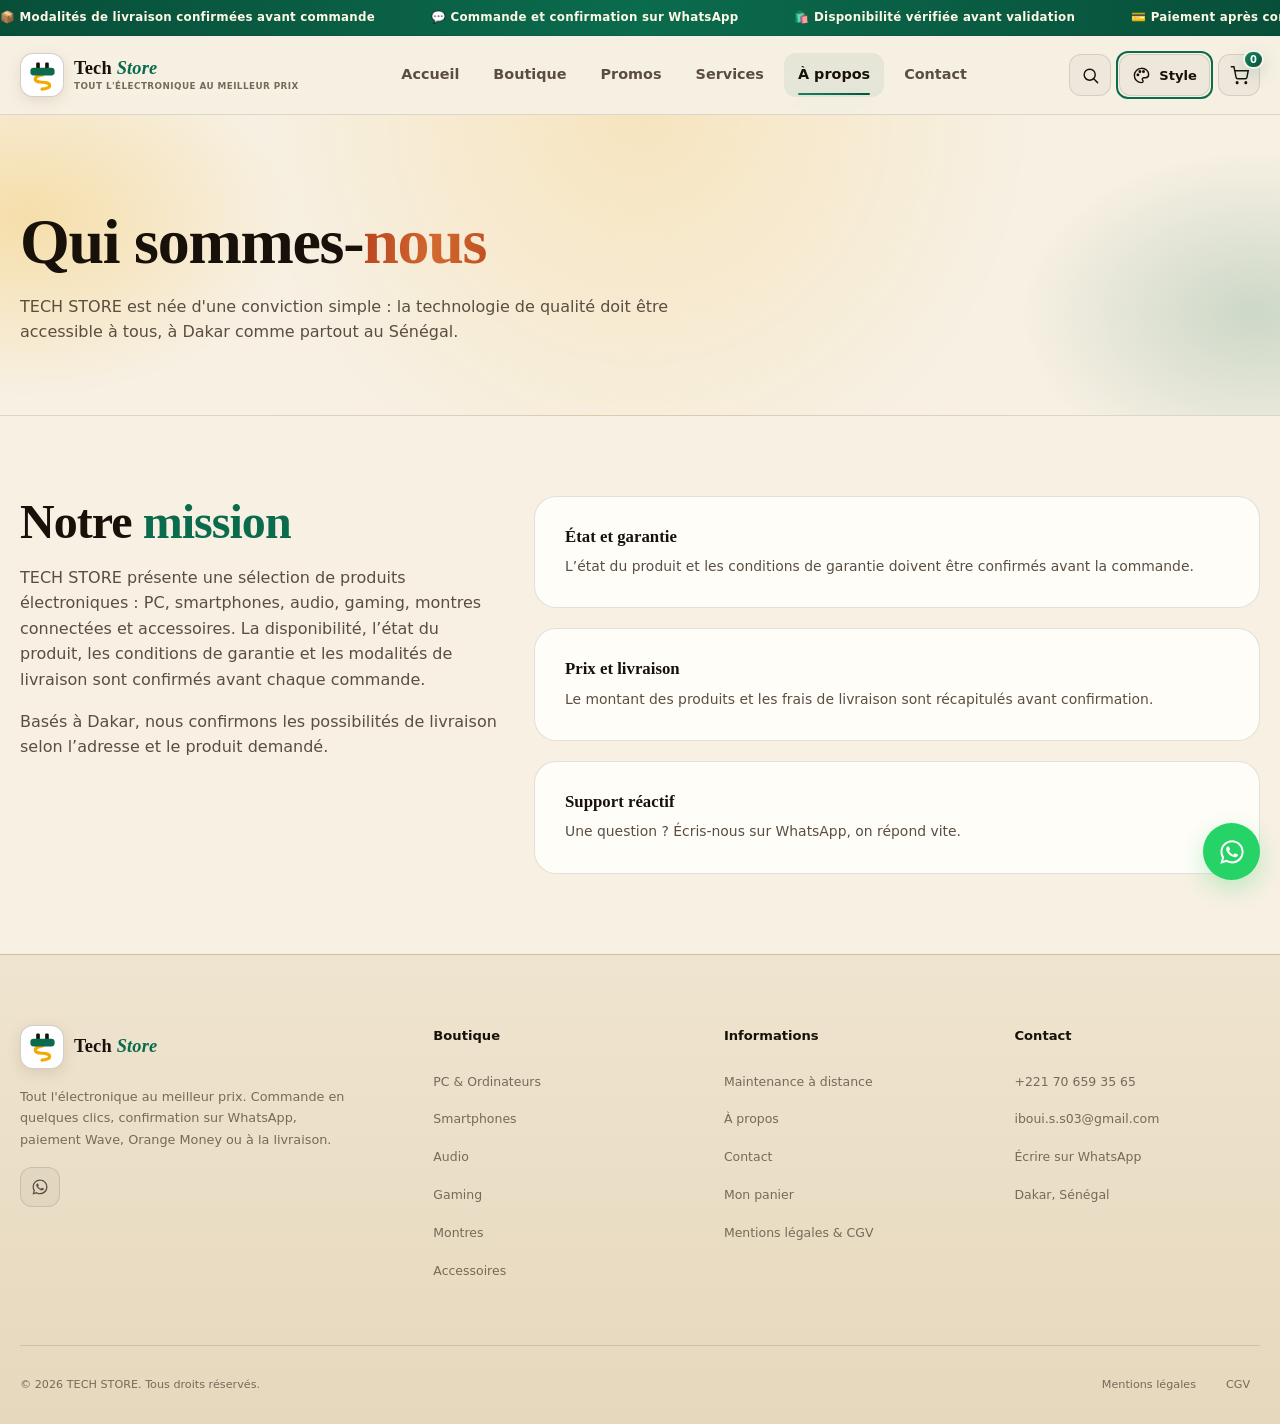
<file: about.html>
<!DOCTYPE html>
<html lang="fr">
<head>
<meta charset="UTF-8">
<meta name="viewport" content="width=device-width, initial-scale=1.0">
<title>À propos — TECH STORE</title>
<meta name="description" content="TECH STORE, boutique d&amp;amp;amp;#x27;électronique à Dakar : notre histoire, nos valeurs et notre engagement qualité.">
<meta name="color-scheme" content="dark light">
<meta name="theme-color" content="#0a0912">
<script>(function(){var d=document.documentElement,t="nuit";try{var s=localStorage.getItem("techstore_theme");t=(s==="nuit"||s==="sahel"||s==="pop")?s:(window.matchMedia("(prefers-color-scheme: light)").matches?"sahel":"nuit")}catch(e){}d.setAttribute("data-theme",t);var m=document.querySelector('meta[name="theme-color"]');if(m)m.setAttribute("content",{nuit:"#0a0912",sahel:"#f7f0e3",pop:"#ffd400"}[t])})()</script>
<link rel="canonical" href="https://www.techstore.sn/about.html">
<link rel="icon" type="image/svg+xml" href="images/logo-mark.svg">
<link rel="icon" type="image/png" sizes="48x48" href="images/favicon-48.png">
<link rel="apple-touch-icon" href="images/icon-192.png">
<link rel="manifest" href="manifest.webmanifest">
<meta property="og:site_name" content="TECH STORE">
<meta property="og:locale" content="fr_FR">
<meta property="og:type" content="website">
<meta property="og:title" content="À propos — TECH STORE">
<meta property="og:description" content="TECH STORE, boutique d&amp;amp;amp;#x27;électronique à Dakar : notre histoire, nos valeurs et notre engagement qualité.">
<meta property="og:url" content="https://www.techstore.sn/about.html">
<meta property="og:image" content="https://www.techstore.sn/images/og-cover.jpg">
<meta property="og:image:width" content="1200">
<meta property="og:image:height" content="630">
<meta name="twitter:card" content="summary_large_image">
<link rel="stylesheet" href="css/style.css">
<link rel="stylesheet" href="css/animations.css">
<link rel="stylesheet" href="css/themes.css">
</head>

<body>

<svg width="0" height="0" style="position:absolute" aria-hidden="true" focusable="false"><symbol id="ts-mark" viewBox="0 0 64 64">
  <path d="M32 31 C12 33 12 46 32 46 S52 59 31 60" fill="none" style="stroke:var(--logo-b);stroke-width:6.5" stroke-linecap="round" stroke-linejoin="round"/>
  <rect x="19" y="5" width="7.5" height="15" rx="2.6" style="fill:var(--logo-c);stroke:var(--logo-stroke);stroke-width:var(--logo-sw)"/>
  <rect x="37.5" y="5" width="7.5" height="15" rx="2.6" style="fill:var(--logo-c);stroke:var(--logo-stroke);stroke-width:var(--logo-sw)"/>
  <rect x="7" y="16" width="50" height="16" rx="6.5" style="fill:var(--logo-a);stroke:var(--logo-stroke);stroke-width:var(--logo-sw)"/>
</symbol></svg>

<a class="skip-link" href="#main">Aller au contenu</a>

<header class="site-header">
  <div class="container header-inner">
    <a href="index.html" class="logo" aria-label="TECH STORE — accueil">
      <span class="logo-tile"><svg class="logo-mark" viewBox="0 0 64 64" aria-hidden="true"><use href="#ts-mark"/></svg></span>
      <div class="logo-text">
        <div class="logo-name">Tech <span>Store</span></div>
        <div class="logo-tagline">Tout l'électronique au meilleur prix</div>
      </div>
    </a>
    <nav class="main-nav" aria-label="Navigation principale">
      <a href="index.html" class="nav-link">Accueil</a>
      <a href="shop.html" class="nav-link">Boutique</a>
      <a href="shop.html?promo=1" class="nav-link">Promos</a>
      <a href="services.html" class="nav-link">Services</a>
      <a href="about.html" class="nav-link">À propos</a>
      <a href="contact.html" class="nav-link">Contact</a>
    </nav>
    <div class="header-actions">
      <a href="cart.html" class="header-action" aria-label="Panier">
        <svg viewBox="0 0 24 24" fill="none" stroke="currentColor" stroke-width="1.8" aria-hidden="true"><circle cx="9" cy="21" r="1"/><circle cx="20" cy="21" r="1"/><path d="M1 1h4l2.68 13.39a2 2 0 0 0 2 1.61h9.72a2 2 0 0 0 2-1.61L23 6H6"/></svg>
        <span class="cart-count" aria-hidden="true">0</span>
      </a>
      <button class="mobile-menu-button" type="button" aria-label="Menu"><span></span></button>
    </div>
  </div>
</header>

<main id="main">

<section class="page-hero">
  <div class="container page-hero-content">
    <h1 class="page-title">Qui sommes-<span class="text-gradient">nous</span></h1>
    <p class="page-description">TECH STORE est née d'une conviction simple : la technologie de qualité doit être accessible à tous, à Dakar comme partout au Sénégal.</p>
  </div>
</section>

<section class="section section-dark">
  <div class="container">
    <div class="contact-grid">
      <div>
        <h2 class="section-title">Notre <span>mission</span></h2>
        <p class="section-description" style="margin-top:16px">
          TECH STORE présente une sélection de produits électroniques : PC, smartphones, audio, gaming, montres connectées et accessoires. La disponibilité, l’état du produit, les conditions de garantie et les modalités de livraison sont confirmés avant chaque commande.
        </p>
        <p class="section-description" style="margin-top:16px">
          Basés à Dakar, nous confirmons les possibilités de livraison selon l’adresse et le produit demandé.
        </p>
      </div>
      <div class="features-grid" style="grid-template-columns:1fr">
        <div class="feature-card">
          <h3 class="feature-title">État et garantie</h3>
          <p class="feature-description">L’état du produit et les conditions de garantie doivent être confirmés avant la commande.</p>
        </div>
        <div class="feature-card">
          <h3 class="feature-title">Prix et livraison</h3>
          <p class="feature-description">Le montant des produits et les frais de livraison sont récapitulés avant confirmation.</p>
        </div>
        <div class="feature-card">
          <h3 class="feature-title">Support réactif</h3>
          <p class="feature-description">Une question ? Écris-nous sur WhatsApp, on répond vite.</p>
        </div>
      </div>
    </div>
  </div>
</section>

</main>

<footer class="site-footer">
  <div class="container">
    <div class="footer-grid">
      <div class="footer-brand">
        <a href="index.html" class="logo" aria-label="TECH STORE — accueil">
          <span class="logo-tile"><svg class="logo-mark" viewBox="0 0 64 64" aria-hidden="true"><use href="#ts-mark"/></svg></span>
          <div class="logo-text"><div class="logo-name">Tech <span>Store</span></div></div>
        </a>
        <p class="footer-description">Tout l'électronique au meilleur prix. Commande en quelques clics, confirmation sur WhatsApp, paiement Wave, Orange Money ou à la livraison.</p>
        <div class="social-links" style="margin-top:16px">
          <a href="#" class="social-link" data-social="facebook" aria-label="Facebook"><svg viewBox="0 0 24 24" fill="none" stroke="currentColor" stroke-width="1.8" stroke-linejoin="round" aria-hidden="true"><path d="M14 8h3V4h-3a4 4 0 0 0-4 4v2H7v4h3v7h4v-7h3l1-4h-4V8.5c0-.3.2-.5.5-.5Z"/></svg></a>
          <a href="#" class="social-link" data-social="instagram" aria-label="Instagram"><svg viewBox="0 0 24 24" fill="none" stroke="currentColor" stroke-width="1.8" aria-hidden="true"><rect x="3" y="3" width="18" height="18" rx="5"/><circle cx="12" cy="12" r="4"/><path d="M17.5 6.5h.01"/></svg></a>
          <a href="#" class="social-link" data-social="tiktok" aria-label="TikTok"><svg viewBox="0 0 24 24" fill="none" stroke="currentColor" stroke-width="1.8" stroke-linecap="round" stroke-linejoin="round" aria-hidden="true"><path d="M16 3v9.5a4.5 4.5 0 1 1-4.5-4.5M16 3c.4 2.6 2 4.2 4.5 4.5"/></svg></a>
          <a href="https://wa.me/221706593565" class="social-link" aria-label="WhatsApp"><svg viewBox="0 0 24 24" fill="currentColor" aria-hidden="true"><path d="M12.04 2C6.58 2 2.13 6.45 2.13 11.91c0 1.75.46 3.45 1.32 4.95L2 22l5.29-1.39a9.9 9.9 0 0 0 4.75 1.21h.01c5.46 0 9.9-4.45 9.9-9.91C21.96 6.45 17.5 2 12.04 2zm0 18.02h-.01a8.2 8.2 0 0 1-4.18-1.14l-.3-.18-3.14.82.84-3.06-.2-.32a8.2 8.2 0 0 1-1.25-4.35c0-4.53 3.69-8.22 8.24-8.22 2.2 0 4.27.86 5.82 2.42a8.18 8.18 0 0 1 2.42 5.82c0 4.53-3.7 8.21-8.24 8.21zm4.52-6.16c-.25-.12-1.47-.72-1.7-.81-.23-.08-.39-.12-.56.13-.17.24-.64.81-.78.97-.14.17-.29.19-.53.06-.25-.12-1.05-.39-2-1.23-.74-.66-1.24-1.47-1.39-1.72-.14-.25-.02-.38.11-.51.11-.11.25-.29.37-.43.12-.15.16-.25.25-.42.08-.17.04-.31-.02-.43-.06-.12-.56-1.34-.76-1.84-.2-.48-.4-.42-.56-.42h-.48c-.16 0-.43.06-.66.31-.22.25-.86.84-.86 2.05s.89 2.38 1.01 2.54c.12.17 1.75 2.67 4.24 3.74.59.26 1.05.41 1.41.52.59.19 1.13.16 1.56.1.48-.07 1.47-.6 1.67-1.18.21-.58.21-1.07.15-1.18-.06-.1-.22-.16-.47-.28z"/></svg></a>
        </div>
      </div>
      <div>
        <div class="footer-title">Boutique</div>
        <div class="footer-links">
          <a href="shop.html?cat=pc">PC &amp; Ordinateurs</a>
          <a href="shop.html?cat=smartphones">Smartphones</a>
          <a href="shop.html?cat=audio">Audio</a>
          <a href="shop.html?cat=gaming">Gaming</a>
          <a href="shop.html?cat=montres">Montres</a>
          <a href="shop.html?cat=accessoires">Accessoires</a>
        </div>
      </div>
      <div>
        <div class="footer-title">Informations</div>
        <div class="footer-links">
          <a href="services.html">Maintenance à distance</a>
          <a href="about.html">À propos</a>
          <a href="contact.html">Contact</a>
          <a href="cart.html">Mon panier</a>
          <a href="legal.html">Mentions légales &amp; CGV</a>
        </div>
      </div>
      <div>
        <div class="footer-title">Contact</div>
        <div class="footer-links">
          <a href="tel:+221706593565"><span data-site="phone">+221 70 659 35 65</span></a>
          <a href="mailto:iboui.s.s03@gmail.com"><span data-site="email">iboui.s.s03@gmail.com</span></a>
          <a href="https://wa.me/221706593565">Écrire sur WhatsApp</a>
          <span class="footer-text" data-site="address">Dakar, Sénégal</span>
        </div>
      </div>
    </div>
    <div class="footer-bottom">
      <div>© 2026 TECH STORE. Tous droits réservés.</div>
      <div class="footer-bottom-links">
        <a href="legal.html">Mentions légales</a>
        <a href="legal.html">CGV</a>
      </div>
    </div>
  </div>
</footer>

<a href="https://wa.me/221706593565" class="whatsapp-float" target="_blank" rel="noopener" aria-label="Commander sur WhatsApp"><svg viewBox="0 0 24 24" fill="currentColor" aria-hidden="true"><path d="M12.04 2C6.58 2 2.13 6.45 2.13 11.91c0 1.75.46 3.45 1.32 4.95L2 22l5.29-1.39a9.9 9.9 0 0 0 4.75 1.21h.01c5.46 0 9.9-4.45 9.9-9.91C21.96 6.45 17.5 2 12.04 2zm0 18.02h-.01a8.2 8.2 0 0 1-4.18-1.14l-.3-.18-3.14.82.84-3.06-.2-.32a8.2 8.2 0 0 1-1.25-4.35c0-4.53 3.69-8.22 8.24-8.22 2.2 0 4.27.86 5.82 2.42a8.18 8.18 0 0 1 2.42 5.82c0 4.53-3.7 8.21-8.24 8.21zm4.52-6.16c-.25-.12-1.47-.72-1.7-.81-.23-.08-.39-.12-.56.13-.17.24-.64.81-.78.97-.14.17-.29.19-.53.06-.25-.12-1.05-.39-2-1.23-.74-.66-1.24-1.47-1.39-1.72-.14-.25-.02-.38.11-.51.11-.11.25-.29.37-.43.12-.15.16-.25.25-.42.08-.17.04-.31-.02-.43-.06-.12-.56-1.34-.76-1.84-.2-.48-.4-.42-.56-.42h-.48c-.16 0-.43.06-.66.31-.22.25-.86.84-.86 2.05s.89 2.38 1.01 2.54c.12.17 1.75 2.67 4.24 3.74.59.26 1.05.41 1.41.52.59.19 1.13.16 1.56.1.48-.07 1.47-.6 1.67-1.18.21-.58.21-1.07.15-1.18-.06-.1-.22-.16-.47-.28z"/></svg></a>

<div class="toast-container" role="status" aria-live="polite"></div>

<script src="js/config.js"></script>
<script src="data/products.js"></script>
<script src="js/cart.js"></script>
<script src="js/main.js"></script>
<script src="js/effects.js"></script>

</body>

</html>
</file>
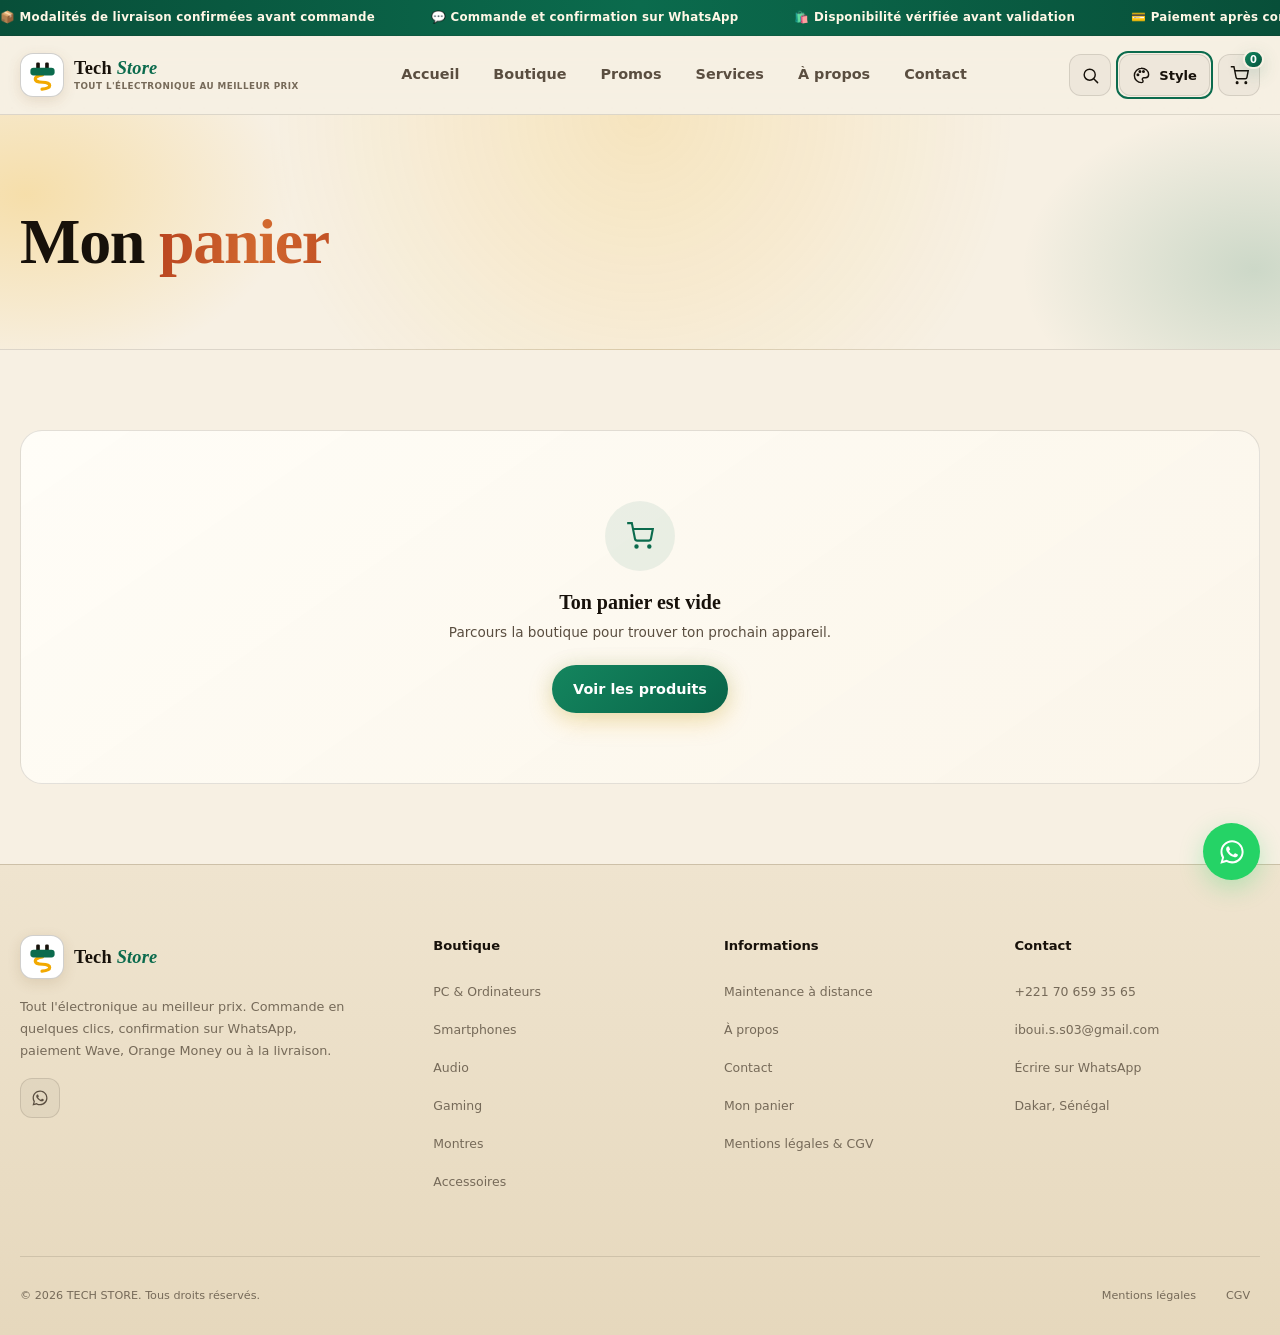
<file: cart.html>
<!DOCTYPE html>
<html lang="fr">
<head>
<meta charset="UTF-8">
<meta name="viewport" content="width=device-width, initial-scale=1.0">
<title>Mon panier — TECH STORE</title>
<meta name="description" content="Ton panier TECH STORE : vérifie tes produits avant de commander.">
<meta name="color-scheme" content="dark light">
<meta name="theme-color" content="#0a0912">
<script>(function(){var d=document.documentElement,t="nuit";try{var s=localStorage.getItem("techstore_theme");t=(s==="nuit"||s==="sahel"||s==="pop")?s:(window.matchMedia("(prefers-color-scheme: light)").matches?"sahel":"nuit")}catch(e){}d.setAttribute("data-theme",t);var m=document.querySelector('meta[name="theme-color"]');if(m)m.setAttribute("content",{nuit:"#0a0912",sahel:"#f7f0e3",pop:"#ffd400"}[t])})()</script>
<meta name="robots" content="noindex, follow">
<link rel="icon" type="image/svg+xml" href="images/logo-mark.svg">
<link rel="icon" type="image/png" sizes="48x48" href="images/favicon-48.png">
<link rel="apple-touch-icon" href="images/icon-192.png">
<link rel="manifest" href="manifest.webmanifest">
<meta property="og:site_name" content="TECH STORE">
<meta property="og:locale" content="fr_FR">
<meta property="og:type" content="website">
<meta property="og:title" content="Mon panier — TECH STORE">
<meta property="og:description" content="Ton panier TECH STORE : vérifie tes produits avant de commander.">
<meta property="og:url" content="https://www.techstore.sn/cart.html">
<meta property="og:image" content="https://www.techstore.sn/images/og-cover.jpg">
<meta property="og:image:width" content="1200">
<meta property="og:image:height" content="630">
<meta name="twitter:card" content="summary_large_image">
<link rel="stylesheet" href="css/style.css">
<link rel="stylesheet" href="css/animations.css">
<link rel="stylesheet" href="css/themes.css">
</head>

<body>

<svg width="0" height="0" style="position:absolute" aria-hidden="true" focusable="false"><symbol id="ts-mark" viewBox="0 0 64 64">
  <path d="M32 31 C12 33 12 46 32 46 S52 59 31 60" fill="none" style="stroke:var(--logo-b);stroke-width:6.5" stroke-linecap="round" stroke-linejoin="round"/>
  <rect x="19" y="5" width="7.5" height="15" rx="2.6" style="fill:var(--logo-c);stroke:var(--logo-stroke);stroke-width:var(--logo-sw)"/>
  <rect x="37.5" y="5" width="7.5" height="15" rx="2.6" style="fill:var(--logo-c);stroke:var(--logo-stroke);stroke-width:var(--logo-sw)"/>
  <rect x="7" y="16" width="50" height="16" rx="6.5" style="fill:var(--logo-a);stroke:var(--logo-stroke);stroke-width:var(--logo-sw)"/>
</symbol></svg>

<a class="skip-link" href="#main">Aller au contenu</a>

<header class="site-header">
  <div class="container header-inner">
    <a href="index.html" class="logo" aria-label="TECH STORE — accueil">
      <span class="logo-tile"><svg class="logo-mark" viewBox="0 0 64 64" aria-hidden="true"><use href="#ts-mark"/></svg></span>
      <div class="logo-text">
        <div class="logo-name">Tech <span>Store</span></div>
        <div class="logo-tagline">Tout l'électronique au meilleur prix</div>
      </div>
    </a>
    <nav class="main-nav" aria-label="Navigation principale">
      <a href="index.html" class="nav-link">Accueil</a>
      <a href="shop.html" class="nav-link">Boutique</a>
      <a href="shop.html?promo=1" class="nav-link">Promos</a>
      <a href="services.html" class="nav-link">Services</a>
      <a href="about.html" class="nav-link">À propos</a>
      <a href="contact.html" class="nav-link">Contact</a>
    </nav>
    <div class="header-actions">
      <a href="cart.html" class="header-action" aria-label="Panier">
        <svg viewBox="0 0 24 24" fill="none" stroke="currentColor" stroke-width="1.8" aria-hidden="true"><circle cx="9" cy="21" r="1"/><circle cx="20" cy="21" r="1"/><path d="M1 1h4l2.68 13.39a2 2 0 0 0 2 1.61h9.72a2 2 0 0 0 2-1.61L23 6H6"/></svg>
        <span class="cart-count" aria-hidden="true">0</span>
      </a>
      <button class="mobile-menu-button" type="button" aria-label="Menu"><span></span></button>
    </div>
  </div>
</header>

<main id="main">

<section class="page-hero">
  <div class="container page-hero-content">
    <h1 class="page-title">Mon <span class="text-gradient">panier</span></h1>
  </div>
</section>

<section class="section section-dark">
  <div class="container" id="cartContainer"></div>
</section>

</main>

<footer class="site-footer">
  <div class="container">
    <div class="footer-grid">
      <div class="footer-brand">
        <a href="index.html" class="logo" aria-label="TECH STORE — accueil">
          <span class="logo-tile"><svg class="logo-mark" viewBox="0 0 64 64" aria-hidden="true"><use href="#ts-mark"/></svg></span>
          <div class="logo-text"><div class="logo-name">Tech <span>Store</span></div></div>
        </a>
        <p class="footer-description">Tout l'électronique au meilleur prix. Commande en quelques clics, confirmation sur WhatsApp, paiement Wave, Orange Money ou à la livraison.</p>
        <div class="social-links" style="margin-top:16px">
          <a href="#" class="social-link" data-social="facebook" aria-label="Facebook"><svg viewBox="0 0 24 24" fill="none" stroke="currentColor" stroke-width="1.8" stroke-linejoin="round" aria-hidden="true"><path d="M14 8h3V4h-3a4 4 0 0 0-4 4v2H7v4h3v7h4v-7h3l1-4h-4V8.5c0-.3.2-.5.5-.5Z"/></svg></a>
          <a href="#" class="social-link" data-social="instagram" aria-label="Instagram"><svg viewBox="0 0 24 24" fill="none" stroke="currentColor" stroke-width="1.8" aria-hidden="true"><rect x="3" y="3" width="18" height="18" rx="5"/><circle cx="12" cy="12" r="4"/><path d="M17.5 6.5h.01"/></svg></a>
          <a href="#" class="social-link" data-social="tiktok" aria-label="TikTok"><svg viewBox="0 0 24 24" fill="none" stroke="currentColor" stroke-width="1.8" stroke-linecap="round" stroke-linejoin="round" aria-hidden="true"><path d="M16 3v9.5a4.5 4.5 0 1 1-4.5-4.5M16 3c.4 2.6 2 4.2 4.5 4.5"/></svg></a>
          <a href="https://wa.me/221706593565" class="social-link" aria-label="WhatsApp"><svg viewBox="0 0 24 24" fill="currentColor" aria-hidden="true"><path d="M12.04 2C6.58 2 2.13 6.45 2.13 11.91c0 1.75.46 3.45 1.32 4.95L2 22l5.29-1.39a9.9 9.9 0 0 0 4.75 1.21h.01c5.46 0 9.9-4.45 9.9-9.91C21.96 6.45 17.5 2 12.04 2zm0 18.02h-.01a8.2 8.2 0 0 1-4.18-1.14l-.3-.18-3.14.82.84-3.06-.2-.32a8.2 8.2 0 0 1-1.25-4.35c0-4.53 3.69-8.22 8.24-8.22 2.2 0 4.27.86 5.82 2.42a8.18 8.18 0 0 1 2.42 5.82c0 4.53-3.7 8.21-8.24 8.21zm4.52-6.16c-.25-.12-1.47-.72-1.7-.81-.23-.08-.39-.12-.56.13-.17.24-.64.81-.78.97-.14.17-.29.19-.53.06-.25-.12-1.05-.39-2-1.23-.74-.66-1.24-1.47-1.39-1.72-.14-.25-.02-.38.11-.51.11-.11.25-.29.37-.43.12-.15.16-.25.25-.42.08-.17.04-.31-.02-.43-.06-.12-.56-1.34-.76-1.84-.2-.48-.4-.42-.56-.42h-.48c-.16 0-.43.06-.66.31-.22.25-.86.84-.86 2.05s.89 2.38 1.01 2.54c.12.17 1.75 2.67 4.24 3.74.59.26 1.05.41 1.41.52.59.19 1.13.16 1.56.1.48-.07 1.47-.6 1.67-1.18.21-.58.21-1.07.15-1.18-.06-.1-.22-.16-.47-.28z"/></svg></a>
        </div>
      </div>
      <div>
        <div class="footer-title">Boutique</div>
        <div class="footer-links">
          <a href="shop.html?cat=pc">PC &amp; Ordinateurs</a>
          <a href="shop.html?cat=smartphones">Smartphones</a>
          <a href="shop.html?cat=audio">Audio</a>
          <a href="shop.html?cat=gaming">Gaming</a>
          <a href="shop.html?cat=montres">Montres</a>
          <a href="shop.html?cat=accessoires">Accessoires</a>
        </div>
      </div>
      <div>
        <div class="footer-title">Informations</div>
        <div class="footer-links">
          <a href="services.html">Maintenance à distance</a>
          <a href="about.html">À propos</a>
          <a href="contact.html">Contact</a>
          <a href="cart.html">Mon panier</a>
          <a href="legal.html">Mentions légales &amp; CGV</a>
        </div>
      </div>
      <div>
        <div class="footer-title">Contact</div>
        <div class="footer-links">
          <a href="tel:+221706593565"><span data-site="phone">+221 70 659 35 65</span></a>
          <a href="mailto:iboui.s.s03@gmail.com"><span data-site="email">iboui.s.s03@gmail.com</span></a>
          <a href="https://wa.me/221706593565">Écrire sur WhatsApp</a>
          <span class="footer-text" data-site="address">Dakar, Sénégal</span>
        </div>
      </div>
    </div>
    <div class="footer-bottom">
      <div>© 2026 TECH STORE. Tous droits réservés.</div>
      <div class="footer-bottom-links">
        <a href="legal.html">Mentions légales</a>
        <a href="legal.html">CGV</a>
      </div>
    </div>
  </div>
</footer>

<a href="https://wa.me/221706593565" class="whatsapp-float" target="_blank" rel="noopener" aria-label="Commander sur WhatsApp"><svg viewBox="0 0 24 24" fill="currentColor" aria-hidden="true"><path d="M12.04 2C6.58 2 2.13 6.45 2.13 11.91c0 1.75.46 3.45 1.32 4.95L2 22l5.29-1.39a9.9 9.9 0 0 0 4.75 1.21h.01c5.46 0 9.9-4.45 9.9-9.91C21.96 6.45 17.5 2 12.04 2zm0 18.02h-.01a8.2 8.2 0 0 1-4.18-1.14l-.3-.18-3.14.82.84-3.06-.2-.32a8.2 8.2 0 0 1-1.25-4.35c0-4.53 3.69-8.22 8.24-8.22 2.2 0 4.27.86 5.82 2.42a8.18 8.18 0 0 1 2.42 5.82c0 4.53-3.7 8.21-8.24 8.21zm4.52-6.16c-.25-.12-1.47-.72-1.7-.81-.23-.08-.39-.12-.56.13-.17.24-.64.81-.78.97-.14.17-.29.19-.53.06-.25-.12-1.05-.39-2-1.23-.74-.66-1.24-1.47-1.39-1.72-.14-.25-.02-.38.11-.51.11-.11.25-.29.37-.43.12-.15.16-.25.25-.42.08-.17.04-.31-.02-.43-.06-.12-.56-1.34-.76-1.84-.2-.48-.4-.42-.56-.42h-.48c-.16 0-.43.06-.66.31-.22.25-.86.84-.86 2.05s.89 2.38 1.01 2.54c.12.17 1.75 2.67 4.24 3.74.59.26 1.05.41 1.41.52.59.19 1.13.16 1.56.1.48-.07 1.47-.6 1.67-1.18.21-.58.21-1.07.15-1.18-.06-.1-.22-.16-.47-.28z"/></svg></a>

<div class="toast-container" role="status" aria-live="polite"></div>

<script src="js/config.js"></script>
<script src="data/products.js"></script>
<script src="js/cart.js"></script>
<script src="js/main.js"></script>
<script src="js/effects.js"></script>

<script>
function renderCartPage() {
  const container = document.getElementById("cartContainer");
  const cart = getCart();

  if (cart.length === 0) {
    container.innerHTML = `
      <div class="empty-state">
        <div class="empty-state-icon">
          <svg viewBox="0 0 24 24" width="28" height="28" fill="none" stroke="currentColor" stroke-width="1.8" aria-hidden="true"><circle cx="9" cy="21" r="1"/><circle cx="20" cy="21" r="1"/><path d="M1 1h4l2.68 13.39a2 2 0 0 0 2 1.61h9.72a2 2 0 0 0 2-1.61L23 6H6"/></svg>
        </div>
        <h2 class="empty-state-title">Ton panier est vide</h2>
        <p class="empty-state-text">Parcours la boutique pour trouver ton prochain appareil.</p>
        <a href="shop.html" class="btn btn-primary">Voir les produits</a>
      </div>`;
    return;
  }

  const itemsHTML = cart.map((item) => {
    const name = escapeHTML(item.name);
    const id = escapeHTML(item.id);
    return `
      <div class="cart-item">
        <div class="cart-item-image"><img src="${escapeHTML(item.image || placeholderFor(item.category))}" alt="" width="90" height="90" data-cat="${escapeHTML(item.category || "")}"></div>
        <div>
          <a class="cart-item-name" href="product.html?id=${encodeURIComponent(item.id)}">${name}</a>
          <div class="cart-item-price">${formatPrice(item.price)}</div>
        </div>
        <div class="cart-item-actions">
          <div class="quantity-control">
            <button type="button" data-cart="minus" data-id="${id}" aria-label="Diminuer la quantité de ${name}">−</button>
            <input type="text" value="${item.qty}" readonly aria-label="Quantité de ${name}">
            <button type="button" data-cart="plus" data-id="${id}" aria-label="Augmenter la quantité de ${name}">+</button>
          </div>
          <button class="btn btn-danger btn-small" type="button" data-cart="remove" data-id="${id}" aria-label="Retirer ${name} du panier">Retirer</button>
        </div>
      </div>`;
  }).join("");

  container.innerHTML = `
    <div class="cart-layout">
      <div class="cart-items">${itemsHTML}</div>
      <div class="cart-summary">
        <h2 class="cart-summary-title">Résumé</h2>
        <div class="summary-row"><span>Sous-total</span><span>${formatPrice(getCartTotal())}</span></div>
        <div class="summary-row"><span>Livraison</span><span>${deliveryLabel()}</span></div>
        <div class="summary-row summary-total"><span>${totalLabel()}</span><strong>${formatPrice(getOrderTotal())}</strong></div>
        <a href="checkout.html" class="btn btn-primary btn-full btn-large" style="margin-top:15px">Commander</a>
        <a href="shop.html" class="btn btn-secondary btn-full" style="margin-top:10px">Continuer mes achats</a>
      </div>
    </div>`;
}

document.addEventListener("click", (e) => {
  const b = e.target.closest("[data-cart]");
  if (!b) return;
  const item = getCart().find((i) => i.id === b.dataset.id);
  if (!item) return;
  if (b.dataset.cart === "plus") updateCartQty(item.id, item.qty + 1);
  if (b.dataset.cart === "minus") updateCartQty(item.id, item.qty - 1);
  if (b.dataset.cart === "remove") removeFromCart(item.id);
});

document.addEventListener("DOMContentLoaded", () => {
  renderCartPage();
  syncCartWithCatalog().then((changed) => changed && renderCartPage());
});
</script>

</body>

</html>
</file>
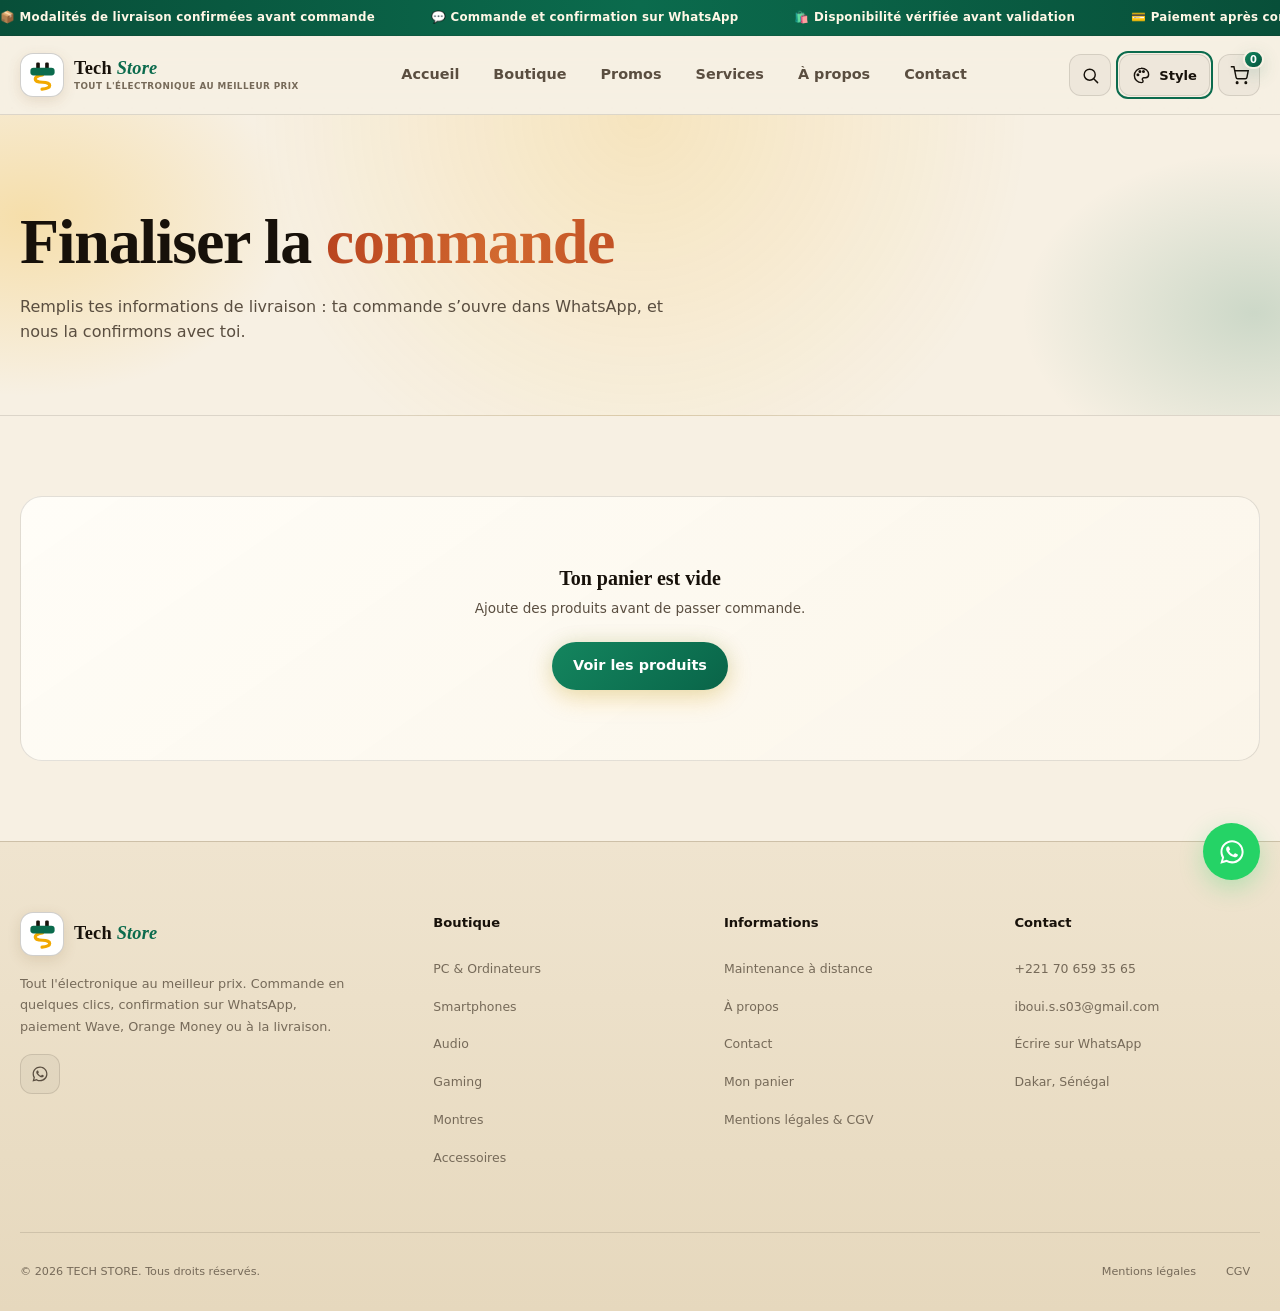
<file: checkout.html>
<!DOCTYPE html>
<html lang="fr">
<head>
<meta charset="UTF-8">
<meta name="viewport" content="width=device-width, initial-scale=1.0">
<title>Commande — TECH STORE</title>
<meta name="description" content="Finalise ta commande TECH STORE : livraison, paiement Wave, Orange Money ou à la livraison.">
<meta name="color-scheme" content="dark light">
<meta name="theme-color" content="#0a0912">
<script>(function(){var d=document.documentElement,t="nuit";try{var s=localStorage.getItem("techstore_theme");t=(s==="nuit"||s==="sahel"||s==="pop")?s:(window.matchMedia("(prefers-color-scheme: light)").matches?"sahel":"nuit")}catch(e){}d.setAttribute("data-theme",t);var m=document.querySelector('meta[name="theme-color"]');if(m)m.setAttribute("content",{nuit:"#0a0912",sahel:"#f7f0e3",pop:"#ffd400"}[t])})()</script>
<meta name="robots" content="noindex, follow">
<link rel="icon" type="image/svg+xml" href="images/logo-mark.svg">
<link rel="icon" type="image/png" sizes="48x48" href="images/favicon-48.png">
<link rel="apple-touch-icon" href="images/icon-192.png">
<link rel="manifest" href="manifest.webmanifest">
<meta property="og:site_name" content="TECH STORE">
<meta property="og:locale" content="fr_FR">
<meta property="og:type" content="website">
<meta property="og:title" content="Commande — TECH STORE">
<meta property="og:description" content="Finalise ta commande TECH STORE : livraison, paiement Wave, Orange Money ou à la livraison.">
<meta property="og:url" content="https://www.techstore.sn/checkout.html">
<meta property="og:image" content="https://www.techstore.sn/images/og-cover.jpg">
<meta property="og:image:width" content="1200">
<meta property="og:image:height" content="630">
<meta name="twitter:card" content="summary_large_image">
<link rel="stylesheet" href="css/style.css">
<link rel="stylesheet" href="css/animations.css">
<link rel="stylesheet" href="css/themes.css">
</head>

<body>

<svg width="0" height="0" style="position:absolute" aria-hidden="true" focusable="false"><symbol id="ts-mark" viewBox="0 0 64 64">
  <path d="M32 31 C12 33 12 46 32 46 S52 59 31 60" fill="none" style="stroke:var(--logo-b);stroke-width:6.5" stroke-linecap="round" stroke-linejoin="round"/>
  <rect x="19" y="5" width="7.5" height="15" rx="2.6" style="fill:var(--logo-c);stroke:var(--logo-stroke);stroke-width:var(--logo-sw)"/>
  <rect x="37.5" y="5" width="7.5" height="15" rx="2.6" style="fill:var(--logo-c);stroke:var(--logo-stroke);stroke-width:var(--logo-sw)"/>
  <rect x="7" y="16" width="50" height="16" rx="6.5" style="fill:var(--logo-a);stroke:var(--logo-stroke);stroke-width:var(--logo-sw)"/>
</symbol></svg>

<a class="skip-link" href="#main">Aller au contenu</a>

<header class="site-header">
  <div class="container header-inner">
    <a href="index.html" class="logo" aria-label="TECH STORE — accueil">
      <span class="logo-tile"><svg class="logo-mark" viewBox="0 0 64 64" aria-hidden="true"><use href="#ts-mark"/></svg></span>
      <div class="logo-text">
        <div class="logo-name">Tech <span>Store</span></div>
        <div class="logo-tagline">Tout l'électronique au meilleur prix</div>
      </div>
    </a>
    <nav class="main-nav" aria-label="Navigation principale">
      <a href="index.html" class="nav-link">Accueil</a>
      <a href="shop.html" class="nav-link">Boutique</a>
      <a href="shop.html?promo=1" class="nav-link">Promos</a>
      <a href="services.html" class="nav-link">Services</a>
      <a href="about.html" class="nav-link">À propos</a>
      <a href="contact.html" class="nav-link">Contact</a>
    </nav>
    <div class="header-actions">
      <a href="cart.html" class="header-action" aria-label="Panier">
        <svg viewBox="0 0 24 24" fill="none" stroke="currentColor" stroke-width="1.8" aria-hidden="true"><circle cx="9" cy="21" r="1"/><circle cx="20" cy="21" r="1"/><path d="M1 1h4l2.68 13.39a2 2 0 0 0 2 1.61h9.72a2 2 0 0 0 2-1.61L23 6H6"/></svg>
        <span class="cart-count" aria-hidden="true">0</span>
      </a>
      <button class="mobile-menu-button" type="button" aria-label="Menu"><span></span></button>
    </div>
  </div>
</header>

<main id="main">

<section class="page-hero">
  <div class="container page-hero-content">
    <h1 class="page-title">Finaliser la <span class="text-gradient">commande</span></h1>
    <p class="page-description">Remplis tes informations de livraison : ta commande s’ouvre dans WhatsApp, et nous la confirmons avec toi.</p>
  </div>
</section>

<section class="section section-dark">
  <div class="container" id="checkoutRoot">
    <div class="checkout-layout">
      <div>
        <div class="checkout-card">
          <h2 class="checkout-title">Informations de livraison</h2>
          <form id="checkoutForm" novalidate>
            <div class="form-grid">
              <div class="form-group">
                <label class="form-label" for="custName">Nom complet</label>
                <input type="text" class="form-control" id="custName" name="name" autocomplete="name" minlength="2" maxlength="80" required>
              </div>
              <div class="form-group">
                <label class="form-label" for="custPhone">Téléphone</label>
                <input type="tel" class="form-control" id="custPhone" name="phone" autocomplete="tel" inputmode="tel" placeholder="77 123 45 67" pattern="\+?[0-9][0-9\s.\-]{7,17}" title="Ton numéro de téléphone, par exemple 77 123 45 67" required>
              </div>
              <div class="form-group">
                <label class="form-label" for="custFulfilment">Mode de réception</label>
                <select class="form-control" id="custFulfilment" name="fulfilment" required>
                  <option value="dakar_delivery">Livraison à Dakar</option>
                  <option value="regional_delivery">Livraison dans une autre région</option>
                  <option value="store_pickup">Retrait à la boutique</option>
                </select>
              </div>
              <div class="form-group" id="regionField">
                <label class="form-label" for="custRegion">Région</label>
                <select class="form-control" id="custRegion" name="region" required>
                  <option value="Dakar">Dakar</option><option>Diourbel</option><option>Fatick</option><option>Kaffrine</option><option>Kaolack</option><option>Kédougou</option><option>Kolda</option><option>Louga</option><option>Matam</option><option>Saint-Louis</option><option>Sédhiou</option><option>Tambacounda</option><option>Thiès</option><option>Ziguinchor</option>
                </select>
              </div>
              <div class="form-group">
                <label class="form-label" for="custCity">Ville / commune</label>
                <input type="text" class="form-control" id="custCity" name="city" autocomplete="address-level2" placeholder="Dakar" maxlength="60" required>
              </div>
              <div class="form-group">
                <label class="form-label" for="custQuartier">Quartier / repère</label>
                <input type="text" class="form-control" id="custQuartier" name="quartier" autocomplete="address-level3" maxlength="60" required>
              </div>
              <div class="form-group full">
                <label class="form-label" for="custAddress">Adresse précise</label>
                <textarea class="form-control" id="custAddress" name="address" autocomplete="street-address" placeholder="Rue, repère, numéro de porte…" minlength="6" maxlength="240" required></textarea>
              </div>
            </div>
          </form>
        </div>

        <div class="checkout-card">
          <h2 class="checkout-title">Mode de paiement souhaité</h2>
          <p class="form-help">Aucun paiement n’est prélevé sur ce site. Le mode choisi sera indiqué dans la commande et confirmé avec la boutique sur WhatsApp.</p>
          <div class="payment-options" role="radiogroup" aria-label="Mode de paiement">
            <label class="payment-option">
              <input type="radio" name="payment" value="Wave" checked>
              <div class="payment-card"><div class="payment-icon" aria-hidden="true">🌊</div><div class="payment-name">Wave</div></div>
            </label>
            <label class="payment-option">
              <input type="radio" name="payment" value="Orange Money">
              <div class="payment-card"><div class="payment-icon" aria-hidden="true">🟠</div><div class="payment-name">Orange Money</div></div>
            </label>
            <label class="payment-option">
              <input type="radio" name="payment" value="Paiement à la livraison">
              <div class="payment-card"><div class="payment-icon" aria-hidden="true">💵</div><div class="payment-name">À la livraison</div></div>
            </label>
          </div>
        </div>
      </div>

      <div class="checkout-card" id="checkoutSummary">
        <h2 class="checkout-title">Résumé de commande</h2>
        <div id="checkoutSummaryItems"></div>
        <div id="checkoutAction">
          <button class="btn btn-primary btn-full btn-large" id="confirmOrderBtn" type="button" style="margin-top:18px">Confirmer via WhatsApp</button>
          <p class="text-muted" style="margin-top:12px;font-size:0.78rem">
            WhatsApp s’ouvre avec ta commande déjà écrite : il te reste à appuyer sur « Envoyer ». Le paiement se fait après confirmation avec nous.
          </p>
        </div>
      </div>
    </div>
  </div>
</section>

</main>

<footer class="site-footer">
  <div class="container">
    <div class="footer-grid">
      <div class="footer-brand">
        <a href="index.html" class="logo" aria-label="TECH STORE — accueil">
          <span class="logo-tile"><svg class="logo-mark" viewBox="0 0 64 64" aria-hidden="true"><use href="#ts-mark"/></svg></span>
          <div class="logo-text"><div class="logo-name">Tech <span>Store</span></div></div>
        </a>
        <p class="footer-description">Tout l'électronique au meilleur prix. Commande en quelques clics, confirmation sur WhatsApp, paiement Wave, Orange Money ou à la livraison.</p>
        <div class="social-links" style="margin-top:16px">
          <a href="#" class="social-link" data-social="facebook" aria-label="Facebook"><svg viewBox="0 0 24 24" fill="none" stroke="currentColor" stroke-width="1.8" stroke-linejoin="round" aria-hidden="true"><path d="M14 8h3V4h-3a4 4 0 0 0-4 4v2H7v4h3v7h4v-7h3l1-4h-4V8.5c0-.3.2-.5.5-.5Z"/></svg></a>
          <a href="#" class="social-link" data-social="instagram" aria-label="Instagram"><svg viewBox="0 0 24 24" fill="none" stroke="currentColor" stroke-width="1.8" aria-hidden="true"><rect x="3" y="3" width="18" height="18" rx="5"/><circle cx="12" cy="12" r="4"/><path d="M17.5 6.5h.01"/></svg></a>
          <a href="#" class="social-link" data-social="tiktok" aria-label="TikTok"><svg viewBox="0 0 24 24" fill="none" stroke="currentColor" stroke-width="1.8" stroke-linecap="round" stroke-linejoin="round" aria-hidden="true"><path d="M16 3v9.5a4.5 4.5 0 1 1-4.5-4.5M16 3c.4 2.6 2 4.2 4.5 4.5"/></svg></a>
          <a href="https://wa.me/221706593565" class="social-link" aria-label="WhatsApp"><svg viewBox="0 0 24 24" fill="currentColor" aria-hidden="true"><path d="M12.04 2C6.58 2 2.13 6.45 2.13 11.91c0 1.75.46 3.45 1.32 4.95L2 22l5.29-1.39a9.9 9.9 0 0 0 4.75 1.21h.01c5.46 0 9.9-4.45 9.9-9.91C21.96 6.45 17.5 2 12.04 2zm0 18.02h-.01a8.2 8.2 0 0 1-4.18-1.14l-.3-.18-3.14.82.84-3.06-.2-.32a8.2 8.2 0 0 1-1.25-4.35c0-4.53 3.69-8.22 8.24-8.22 2.2 0 4.27.86 5.82 2.42a8.18 8.18 0 0 1 2.42 5.82c0 4.53-3.7 8.21-8.24 8.21zm4.52-6.16c-.25-.12-1.47-.72-1.7-.81-.23-.08-.39-.12-.56.13-.17.24-.64.81-.78.97-.14.17-.29.19-.53.06-.25-.12-1.05-.39-2-1.23-.74-.66-1.24-1.47-1.39-1.72-.14-.25-.02-.38.11-.51.11-.11.25-.29.37-.43.12-.15.16-.25.25-.42.08-.17.04-.31-.02-.43-.06-.12-.56-1.34-.76-1.84-.2-.48-.4-.42-.56-.42h-.48c-.16 0-.43.06-.66.31-.22.25-.86.84-.86 2.05s.89 2.38 1.01 2.54c.12.17 1.75 2.67 4.24 3.74.59.26 1.05.41 1.41.52.59.19 1.13.16 1.56.1.48-.07 1.47-.6 1.67-1.18.21-.58.21-1.07.15-1.18-.06-.1-.22-.16-.47-.28z"/></svg></a>
        </div>
      </div>
      <div>
        <div class="footer-title">Boutique</div>
        <div class="footer-links">
          <a href="shop.html?cat=pc">PC &amp; Ordinateurs</a>
          <a href="shop.html?cat=smartphones">Smartphones</a>
          <a href="shop.html?cat=audio">Audio</a>
          <a href="shop.html?cat=gaming">Gaming</a>
          <a href="shop.html?cat=montres">Montres</a>
          <a href="shop.html?cat=accessoires">Accessoires</a>
        </div>
      </div>
      <div>
        <div class="footer-title">Informations</div>
        <div class="footer-links">
          <a href="services.html">Maintenance à distance</a>
          <a href="about.html">À propos</a>
          <a href="contact.html">Contact</a>
          <a href="cart.html">Mon panier</a>
          <a href="legal.html">Mentions légales &amp; CGV</a>
        </div>
      </div>
      <div>
        <div class="footer-title">Contact</div>
        <div class="footer-links">
          <a href="tel:+221706593565"><span data-site="phone">+221 70 659 35 65</span></a>
          <a href="mailto:iboui.s.s03@gmail.com"><span data-site="email">iboui.s.s03@gmail.com</span></a>
          <a href="https://wa.me/221706593565">Écrire sur WhatsApp</a>
          <span class="footer-text" data-site="address">Dakar, Sénégal</span>
        </div>
      </div>
    </div>
    <div class="footer-bottom">
      <div>© 2026 TECH STORE. Tous droits réservés.</div>
      <div class="footer-bottom-links">
        <a href="legal.html">Mentions légales</a>
        <a href="legal.html">CGV</a>
      </div>
    </div>
  </div>
</footer>

<a href="https://wa.me/221706593565" class="whatsapp-float" target="_blank" rel="noopener" aria-label="Commander sur WhatsApp"><svg viewBox="0 0 24 24" fill="currentColor" aria-hidden="true"><path d="M12.04 2C6.58 2 2.13 6.45 2.13 11.91c0 1.75.46 3.45 1.32 4.95L2 22l5.29-1.39a9.9 9.9 0 0 0 4.75 1.21h.01c5.46 0 9.9-4.45 9.9-9.91C21.96 6.45 17.5 2 12.04 2zm0 18.02h-.01a8.2 8.2 0 0 1-4.18-1.14l-.3-.18-3.14.82.84-3.06-.2-.32a8.2 8.2 0 0 1-1.25-4.35c0-4.53 3.69-8.22 8.24-8.22 2.2 0 4.27.86 5.82 2.42a8.18 8.18 0 0 1 2.42 5.82c0 4.53-3.7 8.21-8.24 8.21zm4.52-6.16c-.25-.12-1.47-.72-1.7-.81-.23-.08-.39-.12-.56.13-.17.24-.64.81-.78.97-.14.17-.29.19-.53.06-.25-.12-1.05-.39-2-1.23-.74-.66-1.24-1.47-1.39-1.72-.14-.25-.02-.38.11-.51.11-.11.25-.29.37-.43.12-.15.16-.25.25-.42.08-.17.04-.31-.02-.43-.06-.12-.56-1.34-.76-1.84-.2-.48-.4-.42-.56-.42h-.48c-.16 0-.43.06-.66.31-.22.25-.86.84-.86 2.05s.89 2.38 1.01 2.54c.12.17 1.75 2.67 4.24 3.74.59.26 1.05.41 1.41.52.59.19 1.13.16 1.56.1.48-.07 1.47-.6 1.67-1.18.21-.58.21-1.07.15-1.18-.06-.1-.22-.16-.47-.28z"/></svg></a>

<div class="toast-container" role="status" aria-live="polite"></div>

<script src="js/config.js"></script>
<script src="data/products.js"></script>
<script src="js/cart.js"></script>
<script src="js/main.js"></script>
<script src="js/effects.js"></script>

<script>
const fulfilmentSelect = document.getElementById("custFulfilment");
function updateFulfilmentFields() {
  const pickup = fulfilmentSelect && fulfilmentSelect.value === "store_pickup";
  const address = document.getElementById("custAddress");
  const quartier = document.getElementById("custQuartier");
  const region = document.getElementById("custRegion");
  const city = document.getElementById("custCity");
  if (address) address.required = !pickup;
  if (quartier) quartier.required = !pickup;
  if (region) region.required = !pickup;
  if (city) city.required = !pickup;
  const regionField = document.getElementById("regionField");
  if (regionField) regionField.hidden = !!pickup;
  const addressGroup = address?.closest(".form-group");
  const quartierGroup = quartier?.closest(".form-group");
  if (addressGroup) addressGroup.hidden = !!pickup;
  if (quartierGroup) quartierGroup.hidden = !!pickup;
}
fulfilmentSelect?.addEventListener("change", updateFulfilmentFields);
updateFulfilmentFields();
function renderCheckoutSummary() {
  const box = document.getElementById("checkoutSummaryItems");
  const cart = getCart();

  if (cart.length === 0) {
    document.getElementById("checkoutRoot").innerHTML = `
      <div class="empty-state">
        <h2 class="empty-state-title">Ton panier est vide</h2>
        <p class="empty-state-text">Ajoute des produits avant de passer commande.</p>
        <a href="shop.html" class="btn btn-primary">Voir les produits</a>
      </div>`;
    return false;
  }

  box.innerHTML =
    cart.map((item) => `
      <div class="checkout-summary-item">
        <span>${escapeHTML(item.name)} × ${item.qty}</span>
        <span>${formatPrice(item.price * item.qty)}</span>
      </div>`).join("") +
    `<div class="checkout-summary-item"><span>Livraison</span><span>${deliveryLabel()}</span></div>
     <div class="checkout-summary-item" style="font-weight:900;color:var(--color-white)">
       <span>${totalLabel()}</span><span style="color:var(--color-blue-light)">${formatPrice(getOrderTotal())}</span>
     </div>`;
  return true;
}

function showOrderSent(url, ref) {
  const zone = document.getElementById("checkoutAction");
  zone.innerHTML = "";

  const done = document.createElement("div");
  done.className = "order-done";
  done.setAttribute("role", "status");

  const h = document.createElement("h3");
  h.textContent = "Dernière étape : envoie le message sur WhatsApp";
  const p = document.createElement("p");
  p.append("Ta commande ");
  const strong = document.createElement("strong");
  strong.textContent = ref;
  p.append(strong, " est prête. Appuie sur « Envoyer » dans WhatsApp pour que nous la recevions.");

  const open = document.createElement("a");
  open.className = "btn btn-primary btn-full btn-large";
  open.href = url;
  open.target = "_blank";
  open.rel = "noopener";
  open.textContent = "Ouvrir WhatsApp";

  const clear = document.createElement("button");
  clear.type = "button";
  clear.className = "btn btn-secondary btn-full";
  clear.style.marginTop = "10px";
  clear.textContent = "J’ai envoyé ma commande — vider le panier";
  clear.addEventListener("click", () => {
    saveCart([]);
    window.location.href = "index.html";
  });

  done.append(h, p, open, clear);
  zone.append(done);
  done.scrollIntoView({ block: "center", behavior: "smooth" });
}

document.getElementById("confirmOrderBtn").addEventListener("click", async (event) => {
  const button = event.currentTarget;
  if (button.disabled) return;
  button.disabled = true;
  const originalLabel = button.textContent;
  let keepWhatsAppWindow = false;
  // Ouvrir une fenêtre pendant le clic utilisateur évite le blocage des popups après l’appel API.
  const whatsappWindow = window.open("about:blank", "_blank");
  if (whatsappWindow) whatsappWindow.opener = null;
  button.textContent = "Vérification du panier…";

  try {
    // Le navigateur et localStorage ne sont pas une source de vérité : recharger
    // le catalogue avant de préparer la demande WhatsApp évite d'envoyer un ancien prix.
    await loadProducts(true);
    await syncCartWithCatalog();
    renderCheckoutSummary();

    if (getCart().length === 0) {
      showToast("Ton panier est vide ou les articles ne sont plus disponibles.", "warning");
      return;
    }

    const form = document.getElementById("checkoutForm");
    if (!form.reportValidity()) return;

    const paymentInput = document.querySelector('input[name="payment"]:checked');
    if (!paymentInput) {
      showToast("Choisis un mode de paiement.", "warning");
      return;
    }

    const fulfilment = document.getElementById("custFulfilment").value;
    const region = document.getElementById("custRegion").value;
    const customer = {
      name: document.getElementById("custName").value.trim(),
      phone: document.getElementById("custPhone").value.trim(),
      region,
      city: document.getElementById("custCity").value.trim(),
      address: fulfilment === "store_pickup" ? "Retrait à la boutique" : `${document.getElementById("custQuartier").value.trim()} — ${document.getElementById("custAddress").value.trim()}`,
      fulfilment,
      payment: paymentInput.value,
    };
    const apiBase = String((window.SITE || {}).apiBase || "/api").replace(/\/$/, "");
    const paymentMap = { "Paiement à la livraison": "cash_on_delivery", "Wave": "wave", "Orange Money": "orange_money" };
    button.textContent = "Enregistrement de la commande…";
    const orderResponse = await fetch(`${apiBase}/orders/`, {
      method: "POST", headers: { "Content-Type": "application/json", "Accept": "application/json" },
      body: JSON.stringify({
        customer_name: customer.name, phone: customer.phone, region: customer.region, city: customer.city,
        address: customer.address, fulfilment: customer.fulfilment, payment_method: paymentMap[customer.payment] || "cash_on_delivery",
        customer_note: "Commande à confirmer par WhatsApp.",
        items: getCart().map(item => ({ product_id: item.id, quantity: item.qty }))
      })
    });
    if (!orderResponse.ok) {
      let reason = "Le serveur n’a pas pu enregistrer la commande.";
      try { const details = await orderResponse.json(); reason = Object.entries(details).map(([k,v]) => `${k}: ${Array.isArray(v)?v.join(", "):typeof v === "object"?JSON.stringify(v):v}`).join(" · ") || reason; } catch (_) {}
      throw new Error(reason);
    }
    const savedOrder = await orderResponse.json();
    const ref = savedOrder.reference;
    const url = buildWhatsAppOrderMessage(customer, ref);
    if (whatsappWindow) {
      whatsappWindow.location.href = url;
      keepWhatsAppWindow = true;
    }
    // Si le navigateur bloque la popup, afficher un bouton que le client peut ouvrir lui-même.
    showOrderSent(url, ref);
  } catch (error) {
    console.error("Impossible de préparer la commande :", error);
    showToast(error.message || "Impossible de vérifier le catalogue. Réessaie dans un instant.", "error");
  } finally {
    if (whatsappWindow && !keepWhatsAppWindow) {
      try { whatsappWindow.close(); } catch (_) {}
    }
    if (button.isConnected) {
      button.disabled = false;
      button.textContent = originalLabel;
    }
  }
});

document.addEventListener("DOMContentLoaded", () => {
  renderCheckoutSummary();
  syncCartWithCatalog().then((changed) => changed && renderCheckoutSummary());
});
</script>

</body>

</html>
</file>
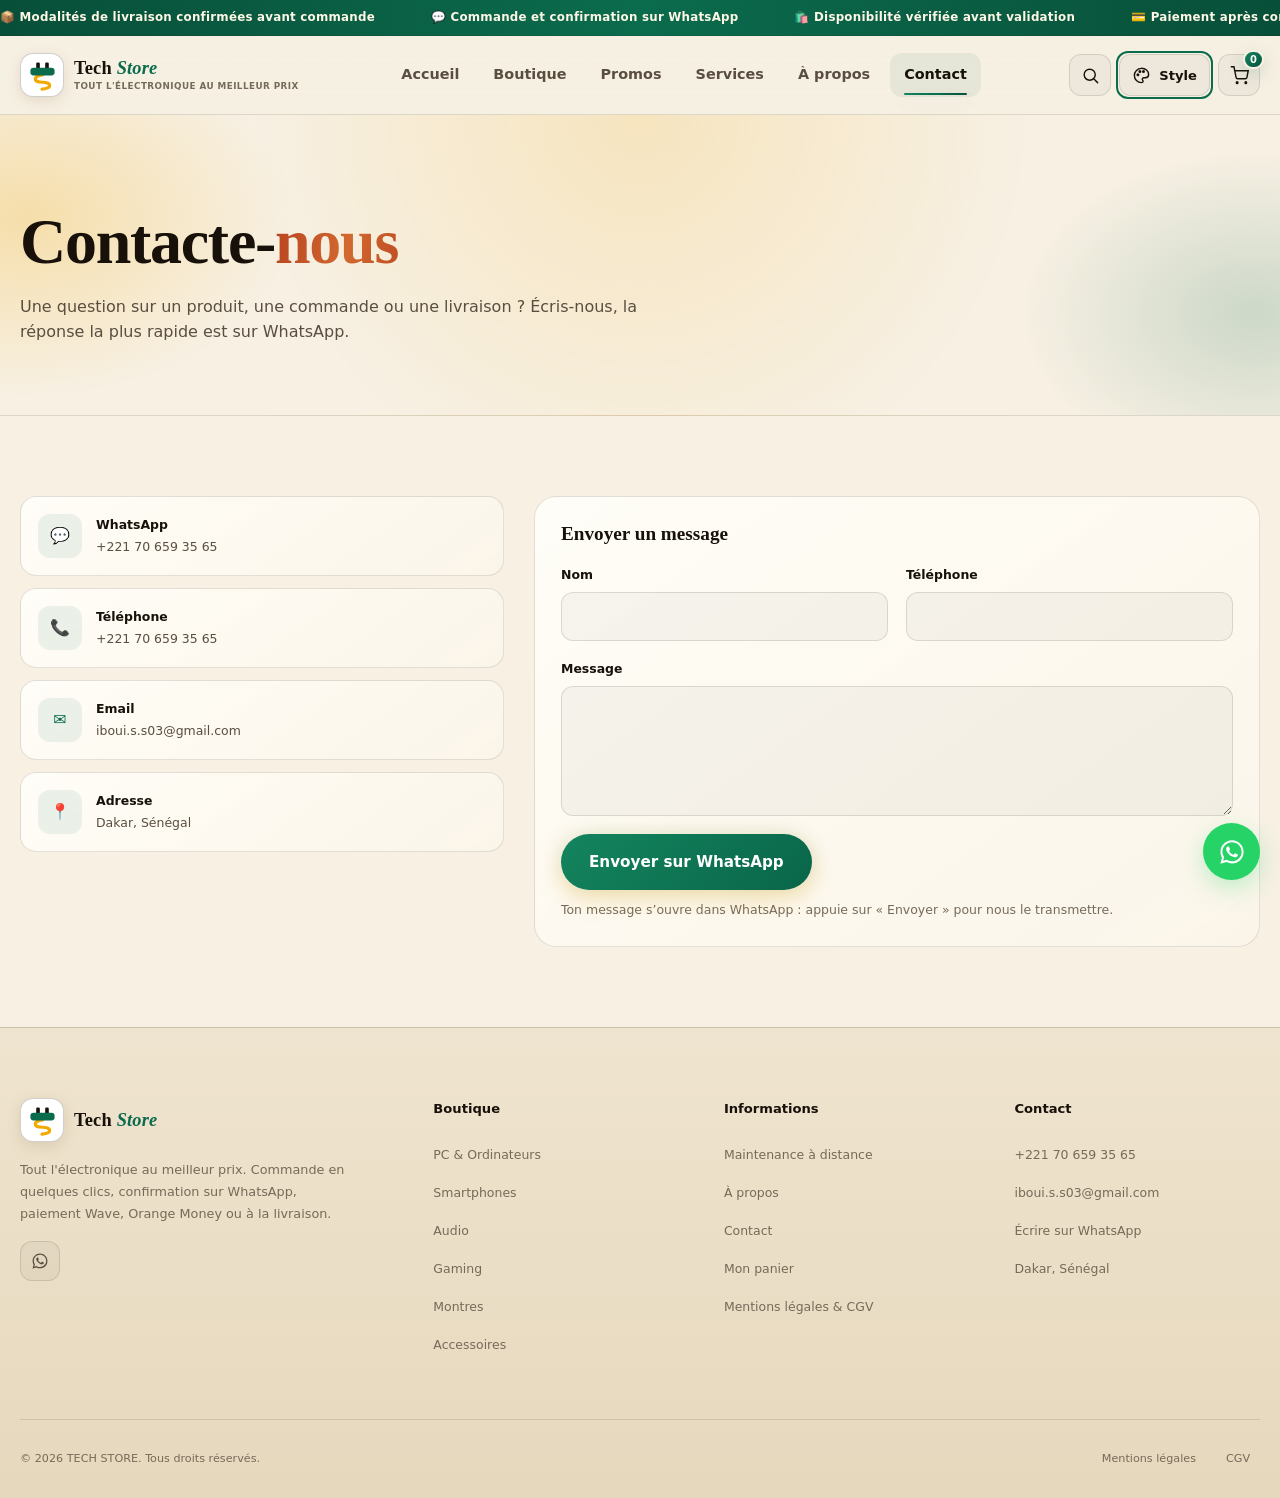
<file: contact.html>
<!DOCTYPE html>
<html lang="fr">
<head>
<meta charset="UTF-8">
<meta name="viewport" content="width=device-width, initial-scale=1.0">
<title>Contact — TECH STORE</title>
<meta name="description" content="Contacte TECH STORE sur WhatsApp, par téléphone ou par email. Boutique d&#x27;électronique à Dakar, Sénégal.">
<meta name="color-scheme" content="dark light">
<meta name="theme-color" content="#0a0912">
<script>(function(){var d=document.documentElement,t="nuit";try{var s=localStorage.getItem("techstore_theme");t=(s==="nuit"||s==="sahel"||s==="pop")?s:(window.matchMedia("(prefers-color-scheme: light)").matches?"sahel":"nuit")}catch(e){}d.setAttribute("data-theme",t);var m=document.querySelector('meta[name="theme-color"]');if(m)m.setAttribute("content",{nuit:"#0a0912",sahel:"#f7f0e3",pop:"#ffd400"}[t])})()</script>
<link rel="canonical" href="https://www.techstore.sn/contact.html">
<link rel="icon" type="image/svg+xml" href="images/logo-mark.svg">
<link rel="icon" type="image/png" sizes="48x48" href="images/favicon-48.png">
<link rel="apple-touch-icon" href="images/icon-192.png">
<link rel="manifest" href="manifest.webmanifest">
<meta property="og:site_name" content="TECH STORE">
<meta property="og:locale" content="fr_FR">
<meta property="og:type" content="website">
<meta property="og:title" content="Contact — TECH STORE">
<meta property="og:description" content="Contacte TECH STORE sur WhatsApp, par téléphone ou par email. Boutique d&#x27;électronique à Dakar, Sénégal.">
<meta property="og:url" content="https://www.techstore.sn/contact.html">
<meta property="og:image" content="https://www.techstore.sn/images/og-cover.jpg">
<meta property="og:image:width" content="1200">
<meta property="og:image:height" content="630">
<meta name="twitter:card" content="summary_large_image">
<link rel="stylesheet" href="css/style.css">
<link rel="stylesheet" href="css/animations.css">
<link rel="stylesheet" href="css/themes.css">
</head>

<body>

<svg width="0" height="0" style="position:absolute" aria-hidden="true" focusable="false"><symbol id="ts-mark" viewBox="0 0 64 64">
  <path d="M32 31 C12 33 12 46 32 46 S52 59 31 60" fill="none" style="stroke:var(--logo-b);stroke-width:6.5" stroke-linecap="round" stroke-linejoin="round"/>
  <rect x="19" y="5" width="7.5" height="15" rx="2.6" style="fill:var(--logo-c);stroke:var(--logo-stroke);stroke-width:var(--logo-sw)"/>
  <rect x="37.5" y="5" width="7.5" height="15" rx="2.6" style="fill:var(--logo-c);stroke:var(--logo-stroke);stroke-width:var(--logo-sw)"/>
  <rect x="7" y="16" width="50" height="16" rx="6.5" style="fill:var(--logo-a);stroke:var(--logo-stroke);stroke-width:var(--logo-sw)"/>
</symbol></svg>

<a class="skip-link" href="#main">Aller au contenu</a>

<header class="site-header">
  <div class="container header-inner">
    <a href="index.html" class="logo" aria-label="TECH STORE — accueil">
      <span class="logo-tile"><svg class="logo-mark" viewBox="0 0 64 64" aria-hidden="true"><use href="#ts-mark"/></svg></span>
      <div class="logo-text">
        <div class="logo-name">Tech <span>Store</span></div>
        <div class="logo-tagline">Tout l'électronique au meilleur prix</div>
      </div>
    </a>
    <nav class="main-nav" aria-label="Navigation principale">
      <a href="index.html" class="nav-link">Accueil</a>
      <a href="shop.html" class="nav-link">Boutique</a>
      <a href="shop.html?promo=1" class="nav-link">Promos</a>
      <a href="services.html" class="nav-link">Services</a>
      <a href="about.html" class="nav-link">À propos</a>
      <a href="contact.html" class="nav-link">Contact</a>
    </nav>
    <div class="header-actions">
      <a href="cart.html" class="header-action" aria-label="Panier">
        <svg viewBox="0 0 24 24" fill="none" stroke="currentColor" stroke-width="1.8" aria-hidden="true"><circle cx="9" cy="21" r="1"/><circle cx="20" cy="21" r="1"/><path d="M1 1h4l2.68 13.39a2 2 0 0 0 2 1.61h9.72a2 2 0 0 0 2-1.61L23 6H6"/></svg>
        <span class="cart-count" aria-hidden="true">0</span>
      </a>
      <button class="mobile-menu-button" type="button" aria-label="Menu"><span></span></button>
    </div>
  </div>
</header>

<main id="main">

<section class="page-hero">
  <div class="container page-hero-content">
    <h1 class="page-title">Contacte-<span class="text-gradient">nous</span></h1>
    <p class="page-description">Une question sur un produit, une commande ou une livraison ? Écris-nous, la réponse la plus rapide est sur WhatsApp.</p>
  </div>
</section>

<section class="section section-dark">
  <div class="container">
    <div class="contact-grid">
      <div class="contact-info">
        <a class="contact-card" href="https://wa.me/221706593565">
          <div class="contact-card-icon" aria-hidden="true">💬</div>
          <div><div class="contact-card-title">WhatsApp</div><div class="contact-card-value"><span data-site="phone">+221 70 659 35 65</span></div></div>
        </a>
        <a class="contact-card" href="tel:+221706593565">
          <div class="contact-card-icon" aria-hidden="true">📞</div>
          <div><div class="contact-card-title">Téléphone</div><div class="contact-card-value"><span data-site="phone">+221 70 659 35 65</span></div></div>
        </a>
        <a class="contact-card" href="mailto:iboui.s.s03@gmail.com">
          <div class="contact-card-icon" aria-hidden="true">✉️</div>
          <div><div class="contact-card-title">Email</div><div class="contact-card-value"><span data-site="email">iboui.s.s03@gmail.com</span></div></div>
        </a>
        <div class="contact-card">
          <div class="contact-card-icon" aria-hidden="true">📍</div>
          <div><div class="contact-card-title">Adresse</div><div class="contact-card-value"><span data-site="address">Dakar, Sénégal</span></div></div>
        </div>
      </div>

      <div class="checkout-card">
        <h2 class="checkout-title">Envoyer un message</h2>
        <form id="contactForm">
          <div class="form-grid">
            <div class="form-group">
              <label class="form-label" for="ctName">Nom</label>
              <input type="text" class="form-control" id="ctName" name="name" autocomplete="name" maxlength="80" required>
            </div>
            <div class="form-group">
              <label class="form-label" for="ctPhone">Téléphone</label>
              <input type="tel" class="form-control" id="ctPhone" name="phone" autocomplete="tel" inputmode="tel" maxlength="30" required>
            </div>
            <div class="form-group full">
              <label class="form-label" for="ctMessage">Message</label>
              <textarea class="form-control" id="ctMessage" name="message" maxlength="600" required></textarea>
            </div>
          </div>
          <button type="submit" class="btn btn-primary btn-large" style="margin-top:18px">Envoyer sur WhatsApp</button>
          <p class="text-muted" style="margin-top:10px;font-size:0.78rem">Ton message s’ouvre dans WhatsApp : appuie sur « Envoyer » pour nous le transmettre.</p>
        </form>
      </div>
    </div>
  </div>
</section>

</main>

<footer class="site-footer">
  <div class="container">
    <div class="footer-grid">
      <div class="footer-brand">
        <a href="index.html" class="logo" aria-label="TECH STORE — accueil">
          <span class="logo-tile"><svg class="logo-mark" viewBox="0 0 64 64" aria-hidden="true"><use href="#ts-mark"/></svg></span>
          <div class="logo-text"><div class="logo-name">Tech <span>Store</span></div></div>
        </a>
        <p class="footer-description">Tout l'électronique au meilleur prix. Commande en quelques clics, confirmation sur WhatsApp, paiement Wave, Orange Money ou à la livraison.</p>
        <div class="social-links" style="margin-top:16px">
          <a href="#" class="social-link" data-social="facebook" aria-label="Facebook"><svg viewBox="0 0 24 24" fill="none" stroke="currentColor" stroke-width="1.8" stroke-linejoin="round" aria-hidden="true"><path d="M14 8h3V4h-3a4 4 0 0 0-4 4v2H7v4h3v7h4v-7h3l1-4h-4V8.5c0-.3.2-.5.5-.5Z"/></svg></a>
          <a href="#" class="social-link" data-social="instagram" aria-label="Instagram"><svg viewBox="0 0 24 24" fill="none" stroke="currentColor" stroke-width="1.8" aria-hidden="true"><rect x="3" y="3" width="18" height="18" rx="5"/><circle cx="12" cy="12" r="4"/><path d="M17.5 6.5h.01"/></svg></a>
          <a href="#" class="social-link" data-social="tiktok" aria-label="TikTok"><svg viewBox="0 0 24 24" fill="none" stroke="currentColor" stroke-width="1.8" stroke-linecap="round" stroke-linejoin="round" aria-hidden="true"><path d="M16 3v9.5a4.5 4.5 0 1 1-4.5-4.5M16 3c.4 2.6 2 4.2 4.5 4.5"/></svg></a>
          <a href="https://wa.me/221706593565" class="social-link" aria-label="WhatsApp"><svg viewBox="0 0 24 24" fill="currentColor" aria-hidden="true"><path d="M12.04 2C6.58 2 2.13 6.45 2.13 11.91c0 1.75.46 3.45 1.32 4.95L2 22l5.29-1.39a9.9 9.9 0 0 0 4.75 1.21h.01c5.46 0 9.9-4.45 9.9-9.91C21.96 6.45 17.5 2 12.04 2zm0 18.02h-.01a8.2 8.2 0 0 1-4.18-1.14l-.3-.18-3.14.82.84-3.06-.2-.32a8.2 8.2 0 0 1-1.25-4.35c0-4.53 3.69-8.22 8.24-8.22 2.2 0 4.27.86 5.82 2.42a8.18 8.18 0 0 1 2.42 5.82c0 4.53-3.7 8.21-8.24 8.21zm4.52-6.16c-.25-.12-1.47-.72-1.7-.81-.23-.08-.39-.12-.56.13-.17.24-.64.81-.78.97-.14.17-.29.19-.53.06-.25-.12-1.05-.39-2-1.23-.74-.66-1.24-1.47-1.39-1.72-.14-.25-.02-.38.11-.51.11-.11.25-.29.37-.43.12-.15.16-.25.25-.42.08-.17.04-.31-.02-.43-.06-.12-.56-1.34-.76-1.84-.2-.48-.4-.42-.56-.42h-.48c-.16 0-.43.06-.66.31-.22.25-.86.84-.86 2.05s.89 2.38 1.01 2.54c.12.17 1.75 2.67 4.24 3.74.59.26 1.05.41 1.41.52.59.19 1.13.16 1.56.1.48-.07 1.47-.6 1.67-1.18.21-.58.21-1.07.15-1.18-.06-.1-.22-.16-.47-.28z"/></svg></a>
        </div>
      </div>
      <div>
        <div class="footer-title">Boutique</div>
        <div class="footer-links">
          <a href="shop.html?cat=pc">PC &amp; Ordinateurs</a>
          <a href="shop.html?cat=smartphones">Smartphones</a>
          <a href="shop.html?cat=audio">Audio</a>
          <a href="shop.html?cat=gaming">Gaming</a>
          <a href="shop.html?cat=montres">Montres</a>
          <a href="shop.html?cat=accessoires">Accessoires</a>
        </div>
      </div>
      <div>
        <div class="footer-title">Informations</div>
        <div class="footer-links">
          <a href="services.html">Maintenance à distance</a>
          <a href="about.html">À propos</a>
          <a href="contact.html">Contact</a>
          <a href="cart.html">Mon panier</a>
          <a href="legal.html">Mentions légales &amp; CGV</a>
        </div>
      </div>
      <div>
        <div class="footer-title">Contact</div>
        <div class="footer-links">
          <a href="tel:+221706593565"><span data-site="phone">+221 70 659 35 65</span></a>
          <a href="mailto:iboui.s.s03@gmail.com"><span data-site="email">iboui.s.s03@gmail.com</span></a>
          <a href="https://wa.me/221706593565">Écrire sur WhatsApp</a>
          <span class="footer-text" data-site="address">Dakar, Sénégal</span>
        </div>
      </div>
    </div>
    <div class="footer-bottom">
      <div>© 2026 TECH STORE. Tous droits réservés.</div>
      <div class="footer-bottom-links">
        <a href="legal.html">Mentions légales</a>
        <a href="legal.html">CGV</a>
      </div>
    </div>
  </div>
</footer>

<a href="https://wa.me/221706593565" class="whatsapp-float" target="_blank" rel="noopener" aria-label="Commander sur WhatsApp"><svg viewBox="0 0 24 24" fill="currentColor" aria-hidden="true"><path d="M12.04 2C6.58 2 2.13 6.45 2.13 11.91c0 1.75.46 3.45 1.32 4.95L2 22l5.29-1.39a9.9 9.9 0 0 0 4.75 1.21h.01c5.46 0 9.9-4.45 9.9-9.91C21.96 6.45 17.5 2 12.04 2zm0 18.02h-.01a8.2 8.2 0 0 1-4.18-1.14l-.3-.18-3.14.82.84-3.06-.2-.32a8.2 8.2 0 0 1-1.25-4.35c0-4.53 3.69-8.22 8.24-8.22 2.2 0 4.27.86 5.82 2.42a8.18 8.18 0 0 1 2.42 5.82c0 4.53-3.7 8.21-8.24 8.21zm4.52-6.16c-.25-.12-1.47-.72-1.7-.81-.23-.08-.39-.12-.56.13-.17.24-.64.81-.78.97-.14.17-.29.19-.53.06-.25-.12-1.05-.39-2-1.23-.74-.66-1.24-1.47-1.39-1.72-.14-.25-.02-.38.11-.51.11-.11.25-.29.37-.43.12-.15.16-.25.25-.42.08-.17.04-.31-.02-.43-.06-.12-.56-1.34-.76-1.84-.2-.48-.4-.42-.56-.42h-.48c-.16 0-.43.06-.66.31-.22.25-.86.84-.86 2.05s.89 2.38 1.01 2.54c.12.17 1.75 2.67 4.24 3.74.59.26 1.05.41 1.41.52.59.19 1.13.16 1.56.1.48-.07 1.47-.6 1.67-1.18.21-.58.21-1.07.15-1.18-.06-.1-.22-.16-.47-.28z"/></svg></a>

<div class="toast-container" role="status" aria-live="polite"></div>

<script src="js/config.js"></script>
<script src="data/products.js"></script>
<script src="js/cart.js"></script>
<script src="js/main.js"></script>
<script src="js/effects.js"></script>

</body>

</html>
</file>
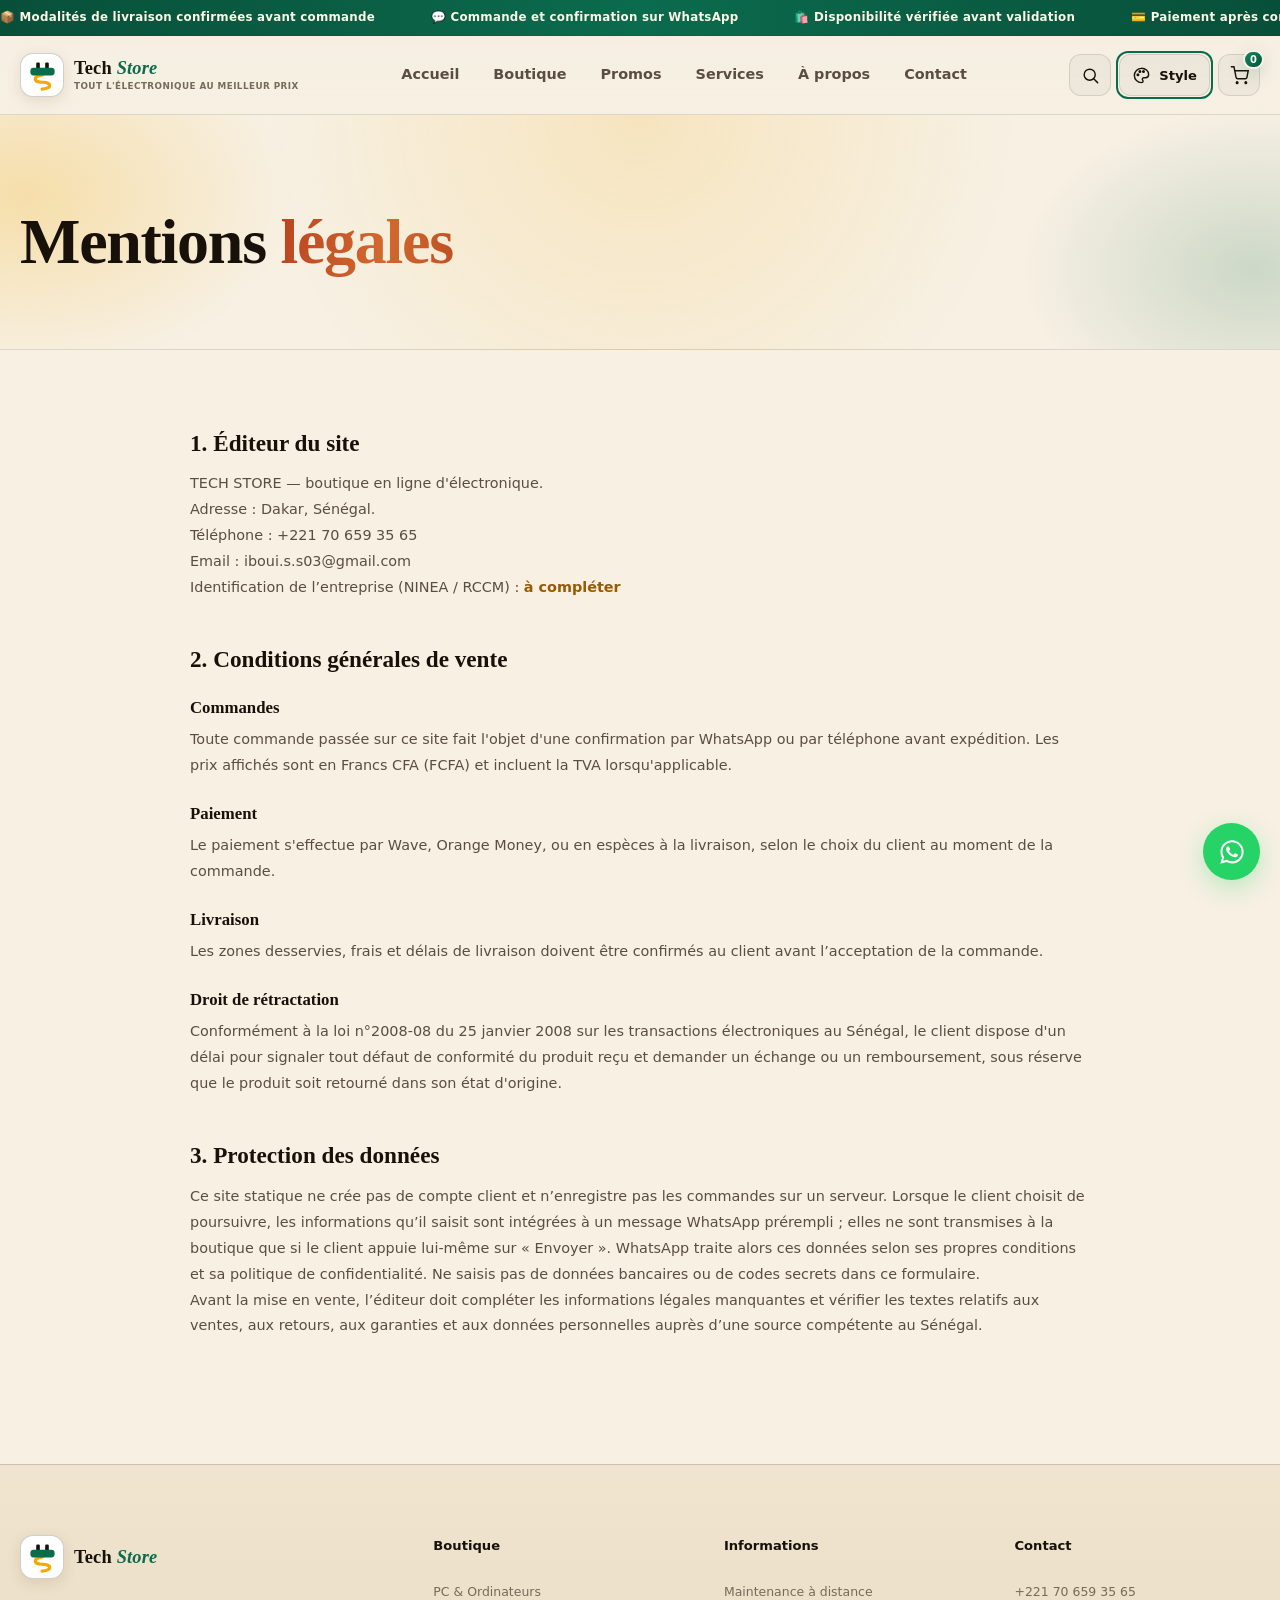
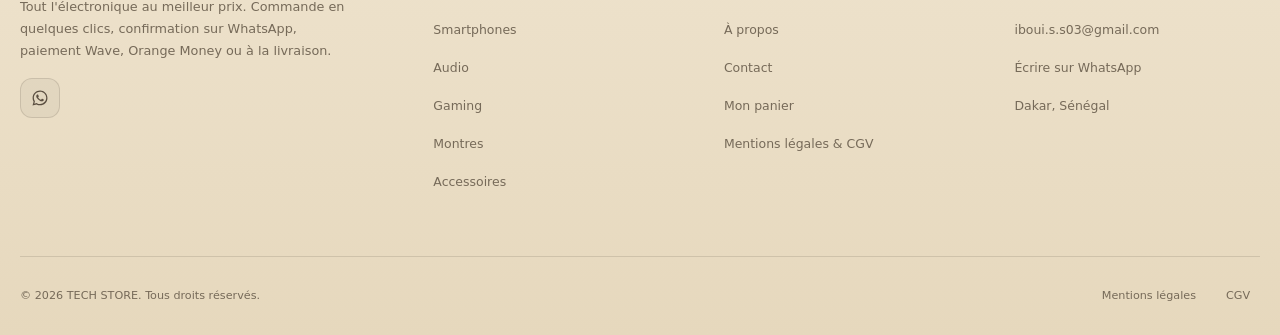
<file: legal.html>
<!DOCTYPE html>
<html lang="fr">
<head>
<meta charset="UTF-8">
<meta name="viewport" content="width=device-width, initial-scale=1.0">
<title>Mentions légales & CGV — TECH STORE</title>
<meta name="description" content="Mentions légales et conditions générales de vente de TECH STORE.">
<meta name="color-scheme" content="dark light">
<meta name="theme-color" content="#0a0912">
<script>(function(){var d=document.documentElement,t="nuit";try{var s=localStorage.getItem("techstore_theme");t=(s==="nuit"||s==="sahel"||s==="pop")?s:(window.matchMedia("(prefers-color-scheme: light)").matches?"sahel":"nuit")}catch(e){}d.setAttribute("data-theme",t);var m=document.querySelector('meta[name="theme-color"]');if(m)m.setAttribute("content",{nuit:"#0a0912",sahel:"#f7f0e3",pop:"#ffd400"}[t])})()</script>
<link rel="canonical" href="https://www.techstore.sn/legal.html">
<link rel="icon" type="image/svg+xml" href="images/logo-mark.svg">
<link rel="icon" type="image/png" sizes="48x48" href="images/favicon-48.png">
<link rel="apple-touch-icon" href="images/icon-192.png">
<link rel="manifest" href="manifest.webmanifest">
<meta property="og:site_name" content="TECH STORE">
<meta property="og:locale" content="fr_FR">
<meta property="og:type" content="website">
<meta property="og:title" content="Mentions légales &amp; CGV — TECH STORE">
<meta property="og:description" content="Mentions légales et conditions générales de vente de TECH STORE.">
<meta property="og:url" content="https://www.techstore.sn/legal.html">
<meta property="og:image" content="https://www.techstore.sn/images/og-cover.jpg">
<meta property="og:image:width" content="1200">
<meta property="og:image:height" content="630">
<meta name="twitter:card" content="summary_large_image">
<link rel="stylesheet" href="css/style.css">
<link rel="stylesheet" href="css/animations.css">
<link rel="stylesheet" href="css/themes.css">
</head>

<body>

<svg width="0" height="0" style="position:absolute" aria-hidden="true" focusable="false"><symbol id="ts-mark" viewBox="0 0 64 64">
  <path d="M32 31 C12 33 12 46 32 46 S52 59 31 60" fill="none" style="stroke:var(--logo-b);stroke-width:6.5" stroke-linecap="round" stroke-linejoin="round"/>
  <rect x="19" y="5" width="7.5" height="15" rx="2.6" style="fill:var(--logo-c);stroke:var(--logo-stroke);stroke-width:var(--logo-sw)"/>
  <rect x="37.5" y="5" width="7.5" height="15" rx="2.6" style="fill:var(--logo-c);stroke:var(--logo-stroke);stroke-width:var(--logo-sw)"/>
  <rect x="7" y="16" width="50" height="16" rx="6.5" style="fill:var(--logo-a);stroke:var(--logo-stroke);stroke-width:var(--logo-sw)"/>
</symbol></svg>

<a class="skip-link" href="#main">Aller au contenu</a>

<header class="site-header">
  <div class="container header-inner">
    <a href="index.html" class="logo" aria-label="TECH STORE — accueil">
      <span class="logo-tile"><svg class="logo-mark" viewBox="0 0 64 64" aria-hidden="true"><use href="#ts-mark"/></svg></span>
      <div class="logo-text">
        <div class="logo-name">Tech <span>Store</span></div>
        <div class="logo-tagline">Tout l'électronique au meilleur prix</div>
      </div>
    </a>
    <nav class="main-nav" aria-label="Navigation principale">
      <a href="index.html" class="nav-link">Accueil</a>
      <a href="shop.html" class="nav-link">Boutique</a>
      <a href="shop.html?promo=1" class="nav-link">Promos</a>
      <a href="services.html" class="nav-link">Services</a>
      <a href="about.html" class="nav-link">À propos</a>
      <a href="contact.html" class="nav-link">Contact</a>
    </nav>
    <div class="header-actions">
      <a href="cart.html" class="header-action" aria-label="Panier">
        <svg viewBox="0 0 24 24" fill="none" stroke="currentColor" stroke-width="1.8" aria-hidden="true"><circle cx="9" cy="21" r="1"/><circle cx="20" cy="21" r="1"/><path d="M1 1h4l2.68 13.39a2 2 0 0 0 2 1.61h9.72a2 2 0 0 0 2-1.61L23 6H6"/></svg>
        <span class="cart-count" aria-hidden="true">0</span>
      </a>
      <button class="mobile-menu-button" type="button" aria-label="Menu"><span></span></button>
    </div>
  </div>
</header>

<main id="main">

<section class="page-hero">
  <div class="container page-hero-content">
    <h1 class="page-title">Mentions <span class="text-gradient">légales</span></h1>
  </div>
</section>

<section class="section section-dark">
  <div class="container legal-content">
    <div class="legal-section">
      <h2>1. Éditeur du site</h2>
      <p>TECH STORE — boutique en ligne d'électronique.<br>
      Adresse : <span data-site="address">Dakar, Sénégal</span>.<br>
      Téléphone : <span data-site="phone">+221 70 659 35 65</span><br>
      Email : <span data-site="email">iboui.s.s03@gmail.com</span></p>
      <p>Identification de l’entreprise (NINEA / RCCM) : <span class="todo">à compléter</span></p>
    </div>

    <div class="legal-section">
      <h2>2. Conditions générales de vente</h2>
      <h3>Commandes</h3>
      <p>Toute commande passée sur ce site fait l'objet d'une confirmation par WhatsApp ou par téléphone avant expédition. Les prix affichés sont en Francs CFA (FCFA) et incluent la TVA lorsqu'applicable.</p>
      <h3>Paiement</h3>
      <p>Le paiement s'effectue par Wave, Orange Money, ou en espèces à la livraison, selon le choix du client au moment de la commande.</p>
      <h3>Livraison</h3>
      <p>Les zones desservies, frais et délais de livraison doivent être confirmés au client avant l’acceptation de la commande.</p>
      <h3>Droit de rétractation</h3>
      <p>Conformément à la loi n°2008-08 du 25 janvier 2008 sur les transactions électroniques au Sénégal, le client dispose d'un délai pour signaler tout défaut de conformité du produit reçu et demander un échange ou un remboursement, sous réserve que le produit soit retourné dans son état d'origine.</p>
    </div>

    <div class="legal-section">
      <h2>3. Protection des données</h2>
      <p>Ce site statique ne crée pas de compte client et n’enregistre pas les commandes sur un serveur. Lorsque le client choisit de poursuivre, les informations qu’il saisit sont intégrées à un message WhatsApp prérempli ; elles ne sont transmises à la boutique que si le client appuie lui-même sur « Envoyer ». WhatsApp traite alors ces données selon ses propres conditions et sa politique de confidentialité. Ne saisis pas de données bancaires ou de codes secrets dans ce formulaire.</p>
      <p>Avant la mise en vente, l’éditeur doit compléter les informations légales manquantes et vérifier les textes relatifs aux ventes, aux retours, aux garanties et aux données personnelles auprès d’une source compétente au Sénégal.</p>
    </div>
  </div>
</section>

</main>

<footer class="site-footer">
  <div class="container">
    <div class="footer-grid">
      <div class="footer-brand">
        <a href="index.html" class="logo" aria-label="TECH STORE — accueil">
          <span class="logo-tile"><svg class="logo-mark" viewBox="0 0 64 64" aria-hidden="true"><use href="#ts-mark"/></svg></span>
          <div class="logo-text"><div class="logo-name">Tech <span>Store</span></div></div>
        </a>
        <p class="footer-description">Tout l'électronique au meilleur prix. Commande en quelques clics, confirmation sur WhatsApp, paiement Wave, Orange Money ou à la livraison.</p>
        <div class="social-links" style="margin-top:16px">
          <a href="#" class="social-link" data-social="facebook" aria-label="Facebook"><svg viewBox="0 0 24 24" fill="none" stroke="currentColor" stroke-width="1.8" stroke-linejoin="round" aria-hidden="true"><path d="M14 8h3V4h-3a4 4 0 0 0-4 4v2H7v4h3v7h4v-7h3l1-4h-4V8.5c0-.3.2-.5.5-.5Z"/></svg></a>
          <a href="#" class="social-link" data-social="instagram" aria-label="Instagram"><svg viewBox="0 0 24 24" fill="none" stroke="currentColor" stroke-width="1.8" aria-hidden="true"><rect x="3" y="3" width="18" height="18" rx="5"/><circle cx="12" cy="12" r="4"/><path d="M17.5 6.5h.01"/></svg></a>
          <a href="#" class="social-link" data-social="tiktok" aria-label="TikTok"><svg viewBox="0 0 24 24" fill="none" stroke="currentColor" stroke-width="1.8" stroke-linecap="round" stroke-linejoin="round" aria-hidden="true"><path d="M16 3v9.5a4.5 4.5 0 1 1-4.5-4.5M16 3c.4 2.6 2 4.2 4.5 4.5"/></svg></a>
          <a href="https://wa.me/221706593565" class="social-link" aria-label="WhatsApp"><svg viewBox="0 0 24 24" fill="currentColor" aria-hidden="true"><path d="M12.04 2C6.58 2 2.13 6.45 2.13 11.91c0 1.75.46 3.45 1.32 4.95L2 22l5.29-1.39a9.9 9.9 0 0 0 4.75 1.21h.01c5.46 0 9.9-4.45 9.9-9.91C21.96 6.45 17.5 2 12.04 2zm0 18.02h-.01a8.2 8.2 0 0 1-4.18-1.14l-.3-.18-3.14.82.84-3.06-.2-.32a8.2 8.2 0 0 1-1.25-4.35c0-4.53 3.69-8.22 8.24-8.22 2.2 0 4.27.86 5.82 2.42a8.18 8.18 0 0 1 2.42 5.82c0 4.53-3.7 8.21-8.24 8.21zm4.52-6.16c-.25-.12-1.47-.72-1.7-.81-.23-.08-.39-.12-.56.13-.17.24-.64.81-.78.97-.14.17-.29.19-.53.06-.25-.12-1.05-.39-2-1.23-.74-.66-1.24-1.47-1.39-1.72-.14-.25-.02-.38.11-.51.11-.11.25-.29.37-.43.12-.15.16-.25.25-.42.08-.17.04-.31-.02-.43-.06-.12-.56-1.34-.76-1.84-.2-.48-.4-.42-.56-.42h-.48c-.16 0-.43.06-.66.31-.22.25-.86.84-.86 2.05s.89 2.38 1.01 2.54c.12.17 1.75 2.67 4.24 3.74.59.26 1.05.41 1.41.52.59.19 1.13.16 1.56.1.48-.07 1.47-.6 1.67-1.18.21-.58.21-1.07.15-1.18-.06-.1-.22-.16-.47-.28z"/></svg></a>
        </div>
      </div>
      <div>
        <div class="footer-title">Boutique</div>
        <div class="footer-links">
          <a href="shop.html?cat=pc">PC &amp; Ordinateurs</a>
          <a href="shop.html?cat=smartphones">Smartphones</a>
          <a href="shop.html?cat=audio">Audio</a>
          <a href="shop.html?cat=gaming">Gaming</a>
          <a href="shop.html?cat=montres">Montres</a>
          <a href="shop.html?cat=accessoires">Accessoires</a>
        </div>
      </div>
      <div>
        <div class="footer-title">Informations</div>
        <div class="footer-links">
          <a href="services.html">Maintenance à distance</a>
          <a href="about.html">À propos</a>
          <a href="contact.html">Contact</a>
          <a href="cart.html">Mon panier</a>
          <a href="legal.html">Mentions légales &amp; CGV</a>
        </div>
      </div>
      <div>
        <div class="footer-title">Contact</div>
        <div class="footer-links">
          <a href="tel:+221706593565"><span data-site="phone">+221 70 659 35 65</span></a>
          <a href="mailto:iboui.s.s03@gmail.com"><span data-site="email">iboui.s.s03@gmail.com</span></a>
          <a href="https://wa.me/221706593565">Écrire sur WhatsApp</a>
          <span class="footer-text" data-site="address">Dakar, Sénégal</span>
        </div>
      </div>
    </div>
    <div class="footer-bottom">
      <div>© 2026 TECH STORE. Tous droits réservés.</div>
      <div class="footer-bottom-links">
        <a href="legal.html">Mentions légales</a>
        <a href="legal.html">CGV</a>
      </div>
    </div>
  </div>
</footer>

<a href="https://wa.me/221706593565" class="whatsapp-float" target="_blank" rel="noopener" aria-label="Commander sur WhatsApp"><svg viewBox="0 0 24 24" fill="currentColor" aria-hidden="true"><path d="M12.04 2C6.58 2 2.13 6.45 2.13 11.91c0 1.75.46 3.45 1.32 4.95L2 22l5.29-1.39a9.9 9.9 0 0 0 4.75 1.21h.01c5.46 0 9.9-4.45 9.9-9.91C21.96 6.45 17.5 2 12.04 2zm0 18.02h-.01a8.2 8.2 0 0 1-4.18-1.14l-.3-.18-3.14.82.84-3.06-.2-.32a8.2 8.2 0 0 1-1.25-4.35c0-4.53 3.69-8.22 8.24-8.22 2.2 0 4.27.86 5.82 2.42a8.18 8.18 0 0 1 2.42 5.82c0 4.53-3.7 8.21-8.24 8.21zm4.52-6.16c-.25-.12-1.47-.72-1.7-.81-.23-.08-.39-.12-.56.13-.17.24-.64.81-.78.97-.14.17-.29.19-.53.06-.25-.12-1.05-.39-2-1.23-.74-.66-1.24-1.47-1.39-1.72-.14-.25-.02-.38.11-.51.11-.11.25-.29.37-.43.12-.15.16-.25.25-.42.08-.17.04-.31-.02-.43-.06-.12-.56-1.34-.76-1.84-.2-.48-.4-.42-.56-.42h-.48c-.16 0-.43.06-.66.31-.22.25-.86.84-.86 2.05s.89 2.38 1.01 2.54c.12.17 1.75 2.67 4.24 3.74.59.26 1.05.41 1.41.52.59.19 1.13.16 1.56.1.48-.07 1.47-.6 1.67-1.18.21-.58.21-1.07.15-1.18-.06-.1-.22-.16-.47-.28z"/></svg></a>

<div class="toast-container" role="status" aria-live="polite"></div>

<script src="js/config.js"></script>
<script src="data/products.js"></script>
<script src="js/cart.js"></script>
<script src="js/main.js"></script>
<script src="js/effects.js"></script>

</body>

</html>
</file>
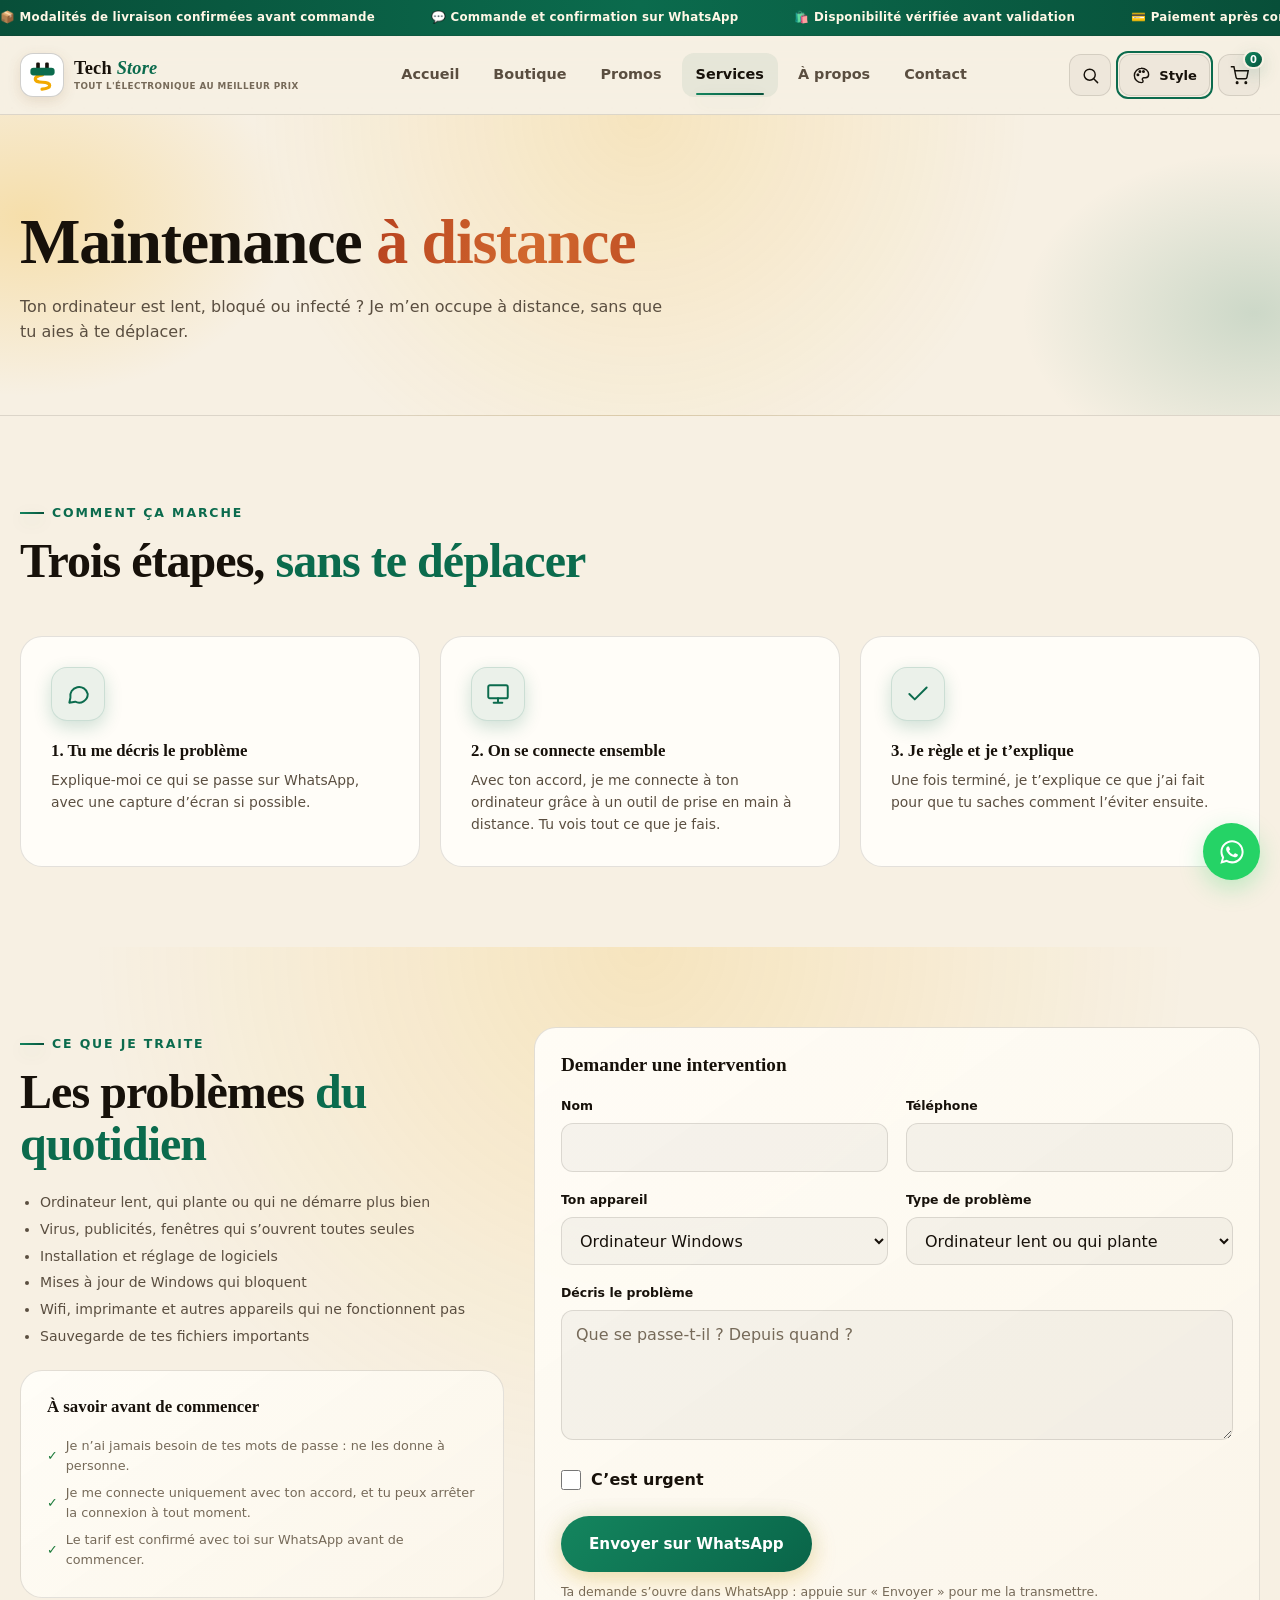
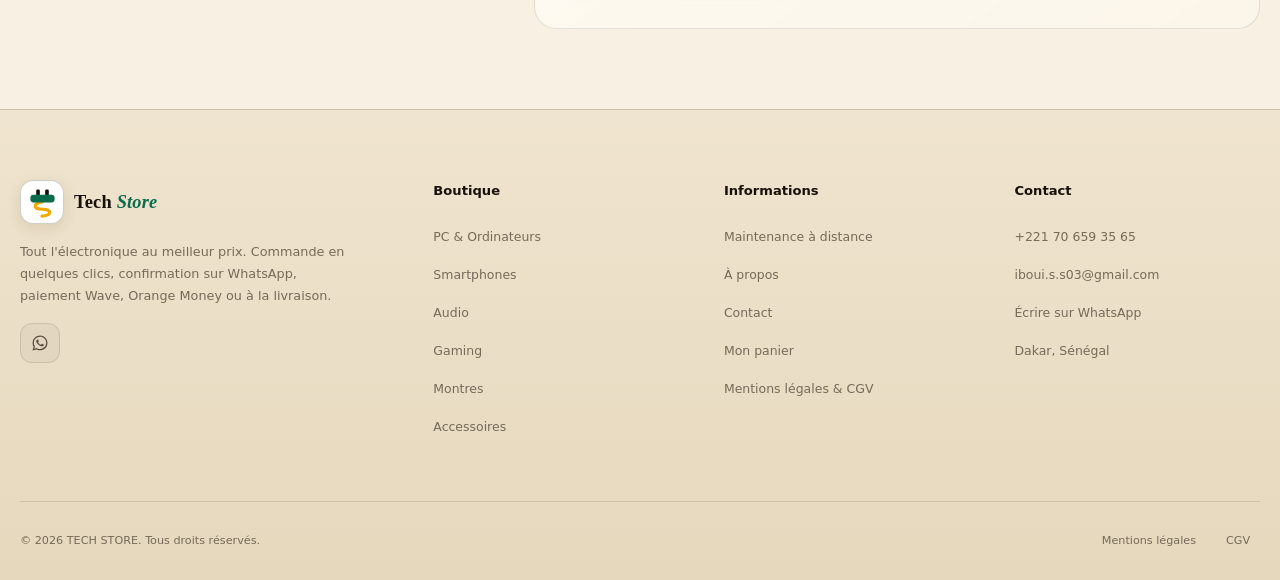
<file: services.html>
<!DOCTYPE html>
<html lang="fr">
<head>
<meta charset="UTF-8">
<meta name="viewport" content="width=device-width, initial-scale=1.0">
<title>Maintenance informatique à distance — TECH STORE</title>
<meta name="description" content="Ordinateur lent, virus, logiciels, mises à jour : maintenance informatique à distance au Sénégal. Décris ton problème sur WhatsApp, on s&#x27;en occupe.">
<meta name="color-scheme" content="dark light">
<meta name="theme-color" content="#0a0912">
<script>(function(){var d=document.documentElement,t="nuit";try{var s=localStorage.getItem("techstore_theme");t=(s==="nuit"||s==="sahel"||s==="pop")?s:(window.matchMedia("(prefers-color-scheme: light)").matches?"sahel":"nuit")}catch(e){}d.setAttribute("data-theme",t);var m=document.querySelector('meta[name="theme-color"]');if(m)m.setAttribute("content",{nuit:"#0a0912",sahel:"#f7f0e3",pop:"#ffd400"}[t])})()</script>
<link rel="canonical" href="https://www.techstore.sn/services.html">
<link rel="icon" type="image/svg+xml" href="images/logo-mark.svg">
<link rel="icon" type="image/png" sizes="48x48" href="images/favicon-48.png">
<link rel="apple-touch-icon" href="images/icon-192.png">
<link rel="manifest" href="manifest.webmanifest">
<meta property="og:site_name" content="TECH STORE">
<meta property="og:locale" content="fr_FR">
<meta property="og:type" content="website">
<meta property="og:title" content="Maintenance informatique à distance — TECH STORE">
<meta property="og:description" content="Ordinateur lent, virus, logiciels, mises à jour : maintenance informatique à distance au Sénégal. Décris ton problème sur WhatsApp, on s&#x27;en occupe.">
<meta property="og:url" content="https://www.techstore.sn/services.html">
<meta property="og:image" content="https://www.techstore.sn/images/og-cover.jpg">
<meta property="og:image:width" content="1200">
<meta property="og:image:height" content="630">
<meta name="twitter:card" content="summary_large_image">
<link rel="stylesheet" href="css/style.css">
<link rel="stylesheet" href="css/animations.css">
<link rel="stylesheet" href="css/themes.css">
</head>

<body>

<svg width="0" height="0" style="position:absolute" aria-hidden="true" focusable="false"><symbol id="ts-mark" viewBox="0 0 64 64">
  <path d="M32 31 C12 33 12 46 32 46 S52 59 31 60" fill="none" style="stroke:var(--logo-b);stroke-width:6.5" stroke-linecap="round" stroke-linejoin="round"/>
  <rect x="19" y="5" width="7.5" height="15" rx="2.6" style="fill:var(--logo-c);stroke:var(--logo-stroke);stroke-width:var(--logo-sw)"/>
  <rect x="37.5" y="5" width="7.5" height="15" rx="2.6" style="fill:var(--logo-c);stroke:var(--logo-stroke);stroke-width:var(--logo-sw)"/>
  <rect x="7" y="16" width="50" height="16" rx="6.5" style="fill:var(--logo-a);stroke:var(--logo-stroke);stroke-width:var(--logo-sw)"/>
</symbol></svg>

<a class="skip-link" href="#main">Aller au contenu</a>

<header class="site-header">
  <div class="container header-inner">
    <a href="index.html" class="logo" aria-label="TECH STORE — accueil">
      <span class="logo-tile"><svg class="logo-mark" viewBox="0 0 64 64" aria-hidden="true"><use href="#ts-mark"/></svg></span>
      <div class="logo-text">
        <div class="logo-name">Tech <span>Store</span></div>
        <div class="logo-tagline">Tout l'électronique au meilleur prix</div>
      </div>
    </a>
    <nav class="main-nav" aria-label="Navigation principale">
      <a href="index.html" class="nav-link">Accueil</a>
      <a href="shop.html" class="nav-link">Boutique</a>
      <a href="shop.html?promo=1" class="nav-link">Promos</a>
      <a href="services.html" class="nav-link">Services</a>
      <a href="about.html" class="nav-link">À propos</a>
      <a href="contact.html" class="nav-link">Contact</a>
    </nav>
    <div class="header-actions">
      <a href="cart.html" class="header-action" aria-label="Panier">
        <svg viewBox="0 0 24 24" fill="none" stroke="currentColor" stroke-width="1.8" aria-hidden="true"><circle cx="9" cy="21" r="1"/><circle cx="20" cy="21" r="1"/><path d="M1 1h4l2.68 13.39a2 2 0 0 0 2 1.61h9.72a2 2 0 0 0 2-1.61L23 6H6"/></svg>
        <span class="cart-count" aria-hidden="true">0</span>
      </a>
      <button class="mobile-menu-button" type="button" aria-label="Menu"><span></span></button>
    </div>
  </div>
</header>

<main id="main">

<section class="page-hero">
  <div class="container page-hero-content">
    <h1 class="page-title">Maintenance <span class="text-gradient">à distance</span></h1>
    <p class="page-description">Ton ordinateur est lent, bloqué ou infecté ? Je m’en occupe à distance, sans que tu aies à te déplacer.</p>
  </div>
</section>

<section class="section section-dark">
  <div class="container">
    <div class="section-header">
      <div class="section-label">Comment ça marche</div>
      <h2 class="section-title">Trois étapes, <span>sans te déplacer</span></h2>
    </div>
    <div class="features-grid">
      <div class="feature-card" data-animate>
        <div class="feature-icon" aria-hidden="true"><svg viewBox="0 0 24 24" fill="none" stroke="currentColor" stroke-width="1.8" stroke-linecap="round" stroke-linejoin="round"><path d="M21 12a8 8 0 0 1-11.6 7.1L4 20l1-4.6A8 8 0 1 1 21 12Z"/></svg></div>
        <h3 class="feature-title">1. Tu me décris le problème</h3>
        <p class="feature-description">Explique-moi ce qui se passe sur WhatsApp, avec une capture d’écran si possible.</p>
      </div>
      <div class="feature-card" data-animate>
        <div class="feature-icon" aria-hidden="true"><svg viewBox="0 0 24 24" fill="none" stroke="currentColor" stroke-width="1.8" stroke-linecap="round" stroke-linejoin="round"><rect x="3" y="4" width="18" height="12" rx="1.5"/><path d="M8 20h8M12 16v4"/></svg></div>
        <h3 class="feature-title">2. On se connecte ensemble</h3>
        <p class="feature-description">Avec ton accord, je me connecte à ton ordinateur grâce à un outil de prise en main à distance. Tu vois tout ce que je fais.</p>
      </div>
      <div class="feature-card" data-animate>
        <div class="feature-icon" aria-hidden="true"><svg viewBox="0 0 24 24" fill="none" stroke="currentColor" stroke-width="1.8" stroke-linecap="round" stroke-linejoin="round"><path d="M20 6 9 17l-5-5"/></svg></div>
        <h3 class="feature-title">3. Je règle et je t’explique</h3>
        <p class="feature-description">Une fois terminé, je t’explique ce que j’ai fait pour que tu saches comment l’éviter ensuite.</p>
      </div>
    </div>
  </div>
</section>

<section class="section section-blue">
  <div class="container">
    <div class="contact-grid">
      <div>
        <div class="section-label">Ce que je traite</div>
        <h2 class="section-title">Les problèmes <span>du quotidien</span></h2>
        <ul class="spec-list" style="margin-top:18px">
          <li>Ordinateur lent, qui plante ou qui ne démarre plus bien</li>
          <li>Virus, publicités, fenêtres qui s’ouvrent toutes seules</li>
          <li>Installation et réglage de logiciels</li>
          <li>Mises à jour de Windows qui bloquent</li>
          <li>Wifi, imprimante et autres appareils qui ne fonctionnent pas</li>
          <li>Sauvegarde de tes fichiers importants</li>
        </ul>
        <div class="checkout-card" style="margin-top:20px">
          <h3 class="checkout-title" style="font-size:1.05rem">À savoir avant de commencer</h3>
          <ul class="pd-assurances" style="margin-top:0">
            <li>Je n’ai jamais besoin de tes mots de passe : ne les donne à personne.</li>
            <li>Je me connecte uniquement avec ton accord, et tu peux arrêter la connexion à tout moment.</li>
            <li>Le tarif est confirmé avec toi sur WhatsApp avant de commencer.</li>
          </ul>
        </div>
      </div>

      <div class="checkout-card">
        <h2 class="checkout-title">Demander une intervention</h2>
        <form id="serviceForm">
          <div class="form-grid">
            <div class="form-group">
              <label class="form-label" for="svName">Nom</label>
              <input type="text" class="form-control" id="svName" name="name" autocomplete="name" maxlength="80" required>
            </div>
            <div class="form-group">
              <label class="form-label" for="svPhone">Téléphone</label>
              <input type="tel" class="form-control" id="svPhone" name="phone" autocomplete="tel" inputmode="tel" maxlength="30" required>
            </div>
            <div class="form-group">
              <label class="form-label" for="svDevice">Ton appareil</label>
              <select class="form-control" id="svDevice" name="device">
                <option>Ordinateur Windows</option>
                <option>Ordinateur Mac</option>
                <option>Ordinateur Linux</option>
                <option>Je ne sais pas</option>
              </select>
            </div>
            <div class="form-group">
              <label class="form-label" for="svType">Type de problème</label>
              <select class="form-control" id="svType" name="type">
                <option>Ordinateur lent ou qui plante</option>
                <option>Virus ou publicités</option>
                <option>Installation de logiciel</option>
                <option>Mise à jour qui bloque</option>
                <option>Wifi, imprimante, périphérique</option>
                <option>Sauvegarde de fichiers</option>
                <option>Autre</option>
              </select>
            </div>
            <div class="form-group full">
              <label class="form-label" for="svMessage">Décris le problème</label>
              <textarea class="form-control" id="svMessage" name="message" maxlength="600" placeholder="Que se passe-t-il ? Depuis quand ?" required></textarea>
            </div>
            <label class="ad-check" style="grid-column:1/-1;display:flex;align-items:center;gap:10px;min-height:44px;cursor:pointer;color:var(--text-strong);font-weight:700">
              <input type="checkbox" id="svUrgent" name="urgent" style="width:20px;height:20px;accent-color:var(--accent)"> C’est urgent
            </label>
          </div>
          <button type="submit" class="btn btn-primary btn-large" style="margin-top:14px">Envoyer sur WhatsApp</button>
          <p class="text-muted" style="margin-top:10px;font-size:0.78rem">Ta demande s’ouvre dans WhatsApp : appuie sur « Envoyer » pour me la transmettre.</p>
        </form>
      </div>
    </div>
  </div>
</section>

</main>

<footer class="site-footer">
  <div class="container">
    <div class="footer-grid">
      <div class="footer-brand">
        <a href="index.html" class="logo" aria-label="TECH STORE — accueil">
          <span class="logo-tile"><svg class="logo-mark" viewBox="0 0 64 64" aria-hidden="true"><use href="#ts-mark"/></svg></span>
          <div class="logo-text"><div class="logo-name">Tech <span>Store</span></div></div>
        </a>
        <p class="footer-description">Tout l'électronique au meilleur prix. Commande en quelques clics, confirmation sur WhatsApp, paiement Wave, Orange Money ou à la livraison.</p>
        <div class="social-links" style="margin-top:16px">
          <a href="#" class="social-link" data-social="facebook" aria-label="Facebook"><svg viewBox="0 0 24 24" fill="none" stroke="currentColor" stroke-width="1.8" stroke-linejoin="round" aria-hidden="true"><path d="M14 8h3V4h-3a4 4 0 0 0-4 4v2H7v4h3v7h4v-7h3l1-4h-4V8.5c0-.3.2-.5.5-.5Z"/></svg></a>
          <a href="#" class="social-link" data-social="instagram" aria-label="Instagram"><svg viewBox="0 0 24 24" fill="none" stroke="currentColor" stroke-width="1.8" aria-hidden="true"><rect x="3" y="3" width="18" height="18" rx="5"/><circle cx="12" cy="12" r="4"/><path d="M17.5 6.5h.01"/></svg></a>
          <a href="#" class="social-link" data-social="tiktok" aria-label="TikTok"><svg viewBox="0 0 24 24" fill="none" stroke="currentColor" stroke-width="1.8" stroke-linecap="round" stroke-linejoin="round" aria-hidden="true"><path d="M16 3v9.5a4.5 4.5 0 1 1-4.5-4.5M16 3c.4 2.6 2 4.2 4.5 4.5"/></svg></a>
          <a href="https://wa.me/221706593565" class="social-link" aria-label="WhatsApp"><svg viewBox="0 0 24 24" fill="currentColor" aria-hidden="true"><path d="M12.04 2C6.58 2 2.13 6.45 2.13 11.91c0 1.75.46 3.45 1.32 4.95L2 22l5.29-1.39a9.9 9.9 0 0 0 4.75 1.21h.01c5.46 0 9.9-4.45 9.9-9.91C21.96 6.45 17.5 2 12.04 2zm0 18.02h-.01a8.2 8.2 0 0 1-4.18-1.14l-.3-.18-3.14.82.84-3.06-.2-.32a8.2 8.2 0 0 1-1.25-4.35c0-4.53 3.69-8.22 8.24-8.22 2.2 0 4.27.86 5.82 2.42a8.18 8.18 0 0 1 2.42 5.82c0 4.53-3.7 8.21-8.24 8.21zm4.52-6.16c-.25-.12-1.47-.72-1.7-.81-.23-.08-.39-.12-.56.13-.17.24-.64.81-.78.97-.14.17-.29.19-.53.06-.25-.12-1.05-.39-2-1.23-.74-.66-1.24-1.47-1.39-1.72-.14-.25-.02-.38.11-.51.11-.11.25-.29.37-.43.12-.15.16-.25.25-.42.08-.17.04-.31-.02-.43-.06-.12-.56-1.34-.76-1.84-.2-.48-.4-.42-.56-.42h-.48c-.16 0-.43.06-.66.31-.22.25-.86.84-.86 2.05s.89 2.38 1.01 2.54c.12.17 1.75 2.67 4.24 3.74.59.26 1.05.41 1.41.52.59.19 1.13.16 1.56.1.48-.07 1.47-.6 1.67-1.18.21-.58.21-1.07.15-1.18-.06-.1-.22-.16-.47-.28z"/></svg></a>
        </div>
      </div>
      <div>
        <div class="footer-title">Boutique</div>
        <div class="footer-links">
          <a href="shop.html?cat=pc">PC &amp; Ordinateurs</a>
          <a href="shop.html?cat=smartphones">Smartphones</a>
          <a href="shop.html?cat=audio">Audio</a>
          <a href="shop.html?cat=gaming">Gaming</a>
          <a href="shop.html?cat=montres">Montres</a>
          <a href="shop.html?cat=accessoires">Accessoires</a>
        </div>
      </div>
      <div>
        <div class="footer-title">Informations</div>
        <div class="footer-links">
          <a href="services.html">Maintenance à distance</a>
          <a href="about.html">À propos</a>
          <a href="contact.html">Contact</a>
          <a href="cart.html">Mon panier</a>
          <a href="legal.html">Mentions légales &amp; CGV</a>
        </div>
      </div>
      <div>
        <div class="footer-title">Contact</div>
        <div class="footer-links">
          <a href="tel:+221706593565"><span data-site="phone">+221 70 659 35 65</span></a>
          <a href="mailto:iboui.s.s03@gmail.com"><span data-site="email">iboui.s.s03@gmail.com</span></a>
          <a href="https://wa.me/221706593565">Écrire sur WhatsApp</a>
          <span class="footer-text" data-site="address">Dakar, Sénégal</span>
        </div>
      </div>
    </div>
    <div class="footer-bottom">
      <div>© 2026 TECH STORE. Tous droits réservés.</div>
      <div class="footer-bottom-links">
        <a href="legal.html">Mentions légales</a>
        <a href="legal.html">CGV</a>
      </div>
    </div>
  </div>
</footer>

<a href="https://wa.me/221706593565" class="whatsapp-float" target="_blank" rel="noopener" aria-label="Commander sur WhatsApp"><svg viewBox="0 0 24 24" fill="currentColor" aria-hidden="true"><path d="M12.04 2C6.58 2 2.13 6.45 2.13 11.91c0 1.75.46 3.45 1.32 4.95L2 22l5.29-1.39a9.9 9.9 0 0 0 4.75 1.21h.01c5.46 0 9.9-4.45 9.9-9.91C21.96 6.45 17.5 2 12.04 2zm0 18.02h-.01a8.2 8.2 0 0 1-4.18-1.14l-.3-.18-3.14.82.84-3.06-.2-.32a8.2 8.2 0 0 1-1.25-4.35c0-4.53 3.69-8.22 8.24-8.22 2.2 0 4.27.86 5.82 2.42a8.18 8.18 0 0 1 2.42 5.82c0 4.53-3.7 8.21-8.24 8.21zm4.52-6.16c-.25-.12-1.47-.72-1.7-.81-.23-.08-.39-.12-.56.13-.17.24-.64.81-.78.97-.14.17-.29.19-.53.06-.25-.12-1.05-.39-2-1.23-.74-.66-1.24-1.47-1.39-1.72-.14-.25-.02-.38.11-.51.11-.11.25-.29.37-.43.12-.15.16-.25.25-.42.08-.17.04-.31-.02-.43-.06-.12-.56-1.34-.76-1.84-.2-.48-.4-.42-.56-.42h-.48c-.16 0-.43.06-.66.31-.22.25-.86.84-.86 2.05s.89 2.38 1.01 2.54c.12.17 1.75 2.67 4.24 3.74.59.26 1.05.41 1.41.52.59.19 1.13.16 1.56.1.48-.07 1.47-.6 1.67-1.18.21-.58.21-1.07.15-1.18-.06-.1-.22-.16-.47-.28z"/></svg></a>

<div class="toast-container" role="status" aria-live="polite"></div>

<script src="js/config.js"></script>
<script src="data/products.js"></script>
<script src="js/cart.js"></script>
<script src="js/main.js"></script>
<script src="js/effects.js"></script>

</body>

</html>
</file>
<file: css/style.css>
/* =========================================================
   TECH STORE — DESIGN SYSTEM
   Version : 1.0
   Stack : HTML5 + CSS3 + JavaScript Vanilla
   ========================================================= */


/* =========================================================
   1. VARIABLES / DESIGN TOKENS
   ========================================================= */

:root {

    /* Les couleurs, dégradés, ombres et polices sont définis par thème dans css/themes.css */

    /* ---------- Rayons ---------- */
    --radius-xs: 6px;
    --radius-sm: 10px;
    --radius-md: 14px;
    --radius-lg: 20px;
    --radius-xl: 28px;
    --radius-2xl: 36px;
    --radius-pill: 999px;

    /* ---------- Espacements ---------- */
    --space-1: 4px;
    --space-2: 8px;
    --space-3: 12px;
    --space-4: 16px;
    --space-5: 20px;
    --space-6: 24px;
    --space-8: 32px;
    --space-10: 40px;
    --space-12: 48px;
    --space-16: 64px;
    --space-20: 80px;
    --space-24: 96px;

    /* ---------- Layout ---------- */
    --container-width: 1240px;
    --container-wide: 1440px;
    --header-height: 78px;

    --transition-fast: 0.2s ease;
    --transition-normal: 0.3s ease;
    --transition-slow: 0.5s ease;

    --z-header: 1000;
    --z-menu: 1100;
    --z-modal: 2000;
    --z-toast: 3000;
    --z-whatsapp: 2500;
}


/* =========================================================
   2. RESET
   ========================================================= */

*,
*::before,
*::after {
    box-sizing: border-box;
    margin: 0;
    padding: 0;
}

html {
    scroll-behavior: smooth;
    font-size: 16px;
}

body {
    min-height: 100vh;
    background: var(--bg);
    color: var(--text);
    font-family: var(--font-primary);
    line-height: 1.6;
    overflow-x: hidden;
    -webkit-font-smoothing: antialiased;
    text-rendering: optimizeLegibility;
}

body.no-scroll {
    overflow: hidden;
}

img {
    display: block;
    max-width: 100%;
    height: auto;
}

button,
input,
textarea,
select {
    font: inherit;
}

button {
    border: 0;
    cursor: pointer;
}

a {
    color: inherit;
    text-decoration: none;
}

ul,
ol {
    list-style: none;
}

::selection {
    background: var(--accent-2);
    color: var(--on-accent);
}


/* =========================================================
   3. SCROLLBAR
   ========================================================= */

::-webkit-scrollbar {
    width: 9px;
}

::-webkit-scrollbar-track {
    background: var(--bg);
}

::-webkit-scrollbar-thumb {
    background: linear-gradient(
        var(--accent-3),
        var(--accent)
    );
    border-radius: var(--radius-pill);
}

::-webkit-scrollbar-thumb:hover {
    background: var(--accent);
}


/* =========================================================
   4. GLOBAL CONTAINER
   ========================================================= */

.container {
    width: min(
        calc(100% - 40px),
        var(--container-width)
    );

    margin-inline: auto;
}

.container-wide {
    width: min(
        calc(100% - 40px),
        var(--container-wide)
    );

    margin-inline: auto;
}


/* =========================================================
   5. SECTION
   ========================================================= */

.section {
    position: relative;
    padding: var(--space-20) 0;
}

.section-dark {
    background: var(--bg);
}

.section-blue {
    background:
        radial-gradient(
            circle at 50% 0%,
            rgba(var(--accent-2-rgb), 0.12),
            transparent 55%
        ),
        var(--bg);
}

.section-header {
    margin-bottom: var(--space-12);
}

.section-header.center {
    text-align: center;
}

.section-label {
    display: inline-flex;
    align-items: center;
    gap: 8px;

    margin-bottom: var(--space-3);

    color: var(--accent);

    font-size: 0.78rem;
    font-weight: 800;
    letter-spacing: 0.15em;
    text-transform: uppercase;
}

.section-label::before {
    content: "";

    width: 24px;
    height: 2px;

    background: var(--gradient-primary);

    box-shadow: var(--glow);
}

.section-title {
    color: var(--text-strong);

    font-family: var(--font-heading);
    font-size: clamp(1.8rem, 4vw, 3rem);
    font-weight: 850;
    line-height: 1.1;
    letter-spacing: -0.035em;
}

.section-title span {
    color: var(--accent);
}

.section-description {
    max-width: 650px;

    margin-top: var(--space-4);

    color: var(--text-2);

    font-size: 1rem;
}


/* =========================================================
   6. TYPOGRAPHY
   ========================================================= */

h1,
h2,
h3,
h4,
h5,
h6 {
    color: var(--text-strong);
    font-family: var(--font-heading);
    font-weight: 800;
    line-height: 1.15;
}

p {
    color: var(--text-2);
}

.text-gradient {
    background: var(--gradient-primary);

    -webkit-background-clip: text;
    background-clip: text;

    color: transparent;
}

.text-center {
    text-align: center;
}

.text-muted {
    color: var(--text-3);
}


/* =========================================================
   7. HEADER
   ========================================================= */

.site-header {
    position: sticky;
    top: 0;
    z-index: var(--z-header);

    width: 100%;

    background: rgba(var(--bg-rgb), 0.78);

    border-bottom: 1px solid var(--border);

    backdrop-filter: blur(18px);
    -webkit-backdrop-filter: blur(18px);

    transition:
        background var(--transition-normal),
        box-shadow var(--transition-normal);
}

.site-header.scrolled {
    background: rgba(var(--bg-rgb), 0.94);
    box-shadow: var(--shadow-medium);
}

.header-inner {
    height: var(--header-height);

    display: flex;
    align-items: center;
    justify-content: space-between;

    gap: var(--space-6);
}


/* =========================================================
   8. LOGO
   ========================================================= */

.logo {
    display: inline-flex;
    align-items: center;
    gap: 10px;

    flex-shrink: 0;
}

.logo img {
    width: 44px;
    height: 44px;

    object-fit: contain;

    border-radius: var(--radius-sm);
}

.logo-text {
    display: flex;
    flex-direction: column;

    line-height: 1;
}

.logo-name {
    color: var(--text-strong);

    font-size: 1.05rem;
    font-weight: 900;
    letter-spacing: -0.02em;
}

.logo-name span {
    color: var(--accent);
}

.logo-tagline {
    margin-top: 5px;

    color: var(--text-3);

    font-size: 0.55rem;
    font-weight: 700;
    letter-spacing: 0.06em;
    text-transform: uppercase;
}


/* =========================================================
   9. NAVIGATION
   ========================================================= */

.main-nav {
    display: flex;
    align-items: center;
    gap: 6px;
}

.nav-link {
    position: relative;

    display: inline-flex;
    align-items: center;

    padding: 10px 14px;

    color: var(--text-2);

    font-size: 0.9rem;
    font-weight: 650;

    border-radius: var(--radius-sm);

    transition:
        color var(--transition-fast),
        background var(--transition-fast);
}

.nav-link:hover,
.nav-link.active {
    color: var(--text-strong);
    background: rgba(var(--accent-rgb), 0.07);
}

.nav-link.active::after {
    content: "";

    position: absolute;

    left: 14px;
    right: 14px;
    bottom: 2px;

    height: 2px;

    background: var(--gradient-primary);

    box-shadow: var(--glow);

    border-radius: var(--radius-pill);
}


/* =========================================================
   10. HEADER ACTIONS
   ========================================================= */

.header-actions {
    display: flex;
    align-items: center;
    gap: 8px;
}

.header-action {
    position: relative;

    display: inline-flex;
    align-items: center;
    justify-content: center;

    width: 42px;
    height: 42px;

    color: var(--text-strong);

    background: rgba(var(--ink-rgb), 0.04);

    border: 1px solid var(--border);

    border-radius: var(--radius-sm);

    transition:
        transform var(--transition-fast),
        background var(--transition-fast),
        border-color var(--transition-fast),
        box-shadow var(--transition-fast);
}

.header-action:hover {
    transform: translateY(-2px);

    background: rgba(var(--accent-rgb), 0.09);

    border-color: rgba(var(--accent-rgb), 0.35);

    box-shadow: var(--shadow-accent);
}

.header-action svg {
    width: 19px;
    height: 19px;
}


/* =========================================================
   11. CART BADGE
   ========================================================= */

.cart-count {
    position: absolute;

    top: -5px;
    right: -5px;

    min-width: 19px;
    height: 19px;

    display: flex;
    align-items: center;
    justify-content: center;

    padding: 0 5px;

    color: var(--on-accent);

    background: var(--gradient-primary);

    border: 2px solid var(--bg);

    border-radius: var(--radius-pill);

    font-size: 0.62rem;
    font-weight: 900;

    box-shadow: var(--glow);
}

.cart-count.bump {
    animation: cartBump 0.35s ease;
}

@keyframes cartBump {

    0% {
        transform: scale(1);
    }

    50% {
        transform: scale(1.35);
    }

    100% {
        transform: scale(1);
    }
}


/* =========================================================
   12. MOBILE MENU
   ========================================================= */

.mobile-menu-button {
    display: none;

    align-items: center;
    justify-content: center;

    width: 42px;
    height: 42px;

    color: var(--text-strong);

    background: rgba(var(--ink-rgb), 0.04);

    border: 1px solid var(--border);

    border-radius: var(--radius-sm);
}

.mobile-menu-button span {
    position: relative;

    width: 20px;
    height: 2px;

    background: var(--text-strong);

    border-radius: 5px;

    transition: var(--transition-normal);
}

.mobile-menu-button span::before,
.mobile-menu-button span::after {
    content: "";

    position: absolute;

    left: 0;

    width: 20px;
    height: 2px;

    background: var(--text-strong);

    border-radius: 5px;

    transition: var(--transition-normal);
}

.mobile-menu-button span::before {
    top: -7px;
}

.mobile-menu-button span::after {
    top: 7px;
}

.mobile-menu-button.active span {
    background: transparent;
}

.mobile-menu-button.active span::before {
    top: 0;
    transform: rotate(45deg);
}

.mobile-menu-button.active span::after {
    top: 0;
    transform: rotate(-45deg);
}


/* =========================================================
   13. HERO
   ========================================================= */

.hero {
    position: relative;

    min-height: calc(100vh - var(--header-height));

    display: flex;
    align-items: center;

    overflow: hidden;

    background:
        radial-gradient(
            circle at 75% 35%,
            rgba(var(--accent-rgb), 0.16),
            transparent 28%
        ),
        radial-gradient(
            circle at 20% 80%,
            rgba(var(--accent-3-rgb), 0.20),
            transparent 32%
        ),
        var(--bg);
}

.hero::before {
    content: "";

    position: absolute;

    inset: 0;

    background-image:
        linear-gradient(
            rgba(var(--ink-rgb), 0.025) 1px,
            transparent 1px
        ),
        linear-gradient(
            90deg,
            rgba(var(--ink-rgb), 0.025) 1px,
            transparent 1px
        );

    background-size: 60px 60px;

    mask-image: linear-gradient(
        to bottom,
        black,
        transparent
    );

    pointer-events: none;
}

.hero-container {
    position: relative;
    z-index: 1;

    width: 100%;

    display: grid;
    grid-template-columns: 1fr 1fr;

    align-items: center;

    gap: var(--space-12);
}

.hero-content {
    max-width: 680px;
}

.hero-badge {
    display: inline-flex;
    align-items: center;
    gap: 9px;

    padding: 8px 13px;

    margin-bottom: var(--space-6);

    color: var(--accent);

    background: rgba(var(--accent-rgb), 0.07);

    border: 1px solid rgba(var(--accent-rgb), 0.22);

    border-radius: var(--radius-pill);

    font-size: 0.76rem;
    font-weight: 800;
    letter-spacing: 0.05em;
    text-transform: uppercase;
}

.hero-badge::before {
    content: "";

    width: 7px;
    height: 7px;

    background: var(--accent-glow);

    border-radius: 50%;

    box-shadow:
        0 0 8px var(--accent-glow),
        0 0 16px var(--accent-2);
}

.hero-title {
    max-width: 800px;

    color: var(--text-strong);

    font-size: clamp(
        2.6rem,
        6vw,
        5.7rem
    );

    font-weight: 950;

    line-height: 0.98;

    letter-spacing: -0.055em;
}

.hero-title span {
    display: inline-block;

    background: var(--gradient-primary);

    -webkit-background-clip: text;
    background-clip: text;

    color: transparent;

    filter: drop-shadow(
        0 0 22px rgba(var(--accent-rgb), 0.18)
    );
}

.hero-description {
    max-width: 590px;

    margin-top: var(--space-6);

    color: var(--text-2);

    font-size: clamp(
        0.98rem,
        2vw,
        1.15rem
    );
}

.hero-actions {
    display: flex;
    align-items: center;
    flex-wrap: wrap;

    gap: 12px;

    margin-top: var(--space-8);
}


/* =========================================================
   14. HERO VISUAL
   ========================================================= */

.hero-visual {
    position: relative;

    min-height: 520px;

    display: flex;
    align-items: center;
    justify-content: center;
}

.hero-glow {
    position: absolute;

    width: 430px;
    height: 430px;

    background:
        radial-gradient(
            circle,
            rgba(var(--accent-rgb), 0.22),
            rgba(var(--accent-3-rgb), 0.08) 45%,
            transparent 70%
        );

    filter: blur(10px);

    border-radius: 50%;
}

.hero-product {
    position: relative;
    z-index: 2;

    width: min(100%, 570px);

    filter:
        drop-shadow(
            0 30px 50px rgba(var(--shadow-rgb), 0.55)
        )
        drop-shadow(
            0 0 25px rgba(var(--accent-rgb), 0.15)
        );

    animation: heroFloat 6s ease-in-out infinite;
}

@keyframes heroFloat {

    0%,
    100% {
        transform: translateY(0);
    }

    50% {
        transform: translateY(-13px);
    }
}


/* =========================================================
   15. BUTTONS
   ========================================================= */

.btn {
    position: relative;

    display: inline-flex;
    align-items: center;
    justify-content: center;

    gap: 9px;

    min-height: 48px;

    padding: 0 21px;

    border-radius: var(--radius-sm);

    font-size: 0.9rem;
    font-weight: 800;

    transition:
        transform var(--transition-fast),
        box-shadow var(--transition-fast),
        background var(--transition-fast),
        border-color var(--transition-fast);
}

.btn:hover {
    transform: translateY(-2px);
}

.btn:active {
    transform: translateY(0);
}

.btn-primary {
    color: var(--on-accent);

    background: var(--gradient-primary);

    box-shadow:
        0 8px 25px rgba(var(--accent-2-rgb), 0.25),
        0 0 20px rgba(var(--accent-rgb), 0.12);
}

.btn-primary:hover {
    box-shadow:
        0 12px 35px rgba(var(--accent-2-rgb), 0.38),
        0 0 30px rgba(var(--accent-rgb), 0.20);
}

.btn-secondary {
    color: var(--text-strong);

    background: rgba(var(--ink-rgb), 0.045);

    border: 1px solid var(--border-light);
}

.btn-secondary:hover {
    background: rgba(var(--ink-rgb), 0.08);

    border-color: rgba(var(--accent-rgb), 0.35);
}

.btn-outline {
    color: var(--accent);

    background: transparent;

    border: 1px solid rgba(var(--accent-rgb), 0.35);
}

.btn-outline:hover {
    color: var(--text-strong);

    background: rgba(var(--accent-rgb), 0.08);

    box-shadow: var(--shadow-accent);
}

.btn-danger {
    color: #fff;
    background: var(--danger-solid);
}

.btn-small {
    min-height: 40px;
    padding-inline: 15px;

    font-size: 0.8rem;
}

.btn-large {
    min-height: 56px;
    padding-inline: 28px;

    font-size: 0.95rem;
}

.btn-full {
    width: 100%;
}


/* =========================================================
   16. CATEGORY GRID
   ========================================================= */

.categories-grid {
    display: grid;

    grid-template-columns:
        repeat(6, 1fr);

    gap: 14px;
}

.category-card {
    position: relative;

    min-height: 150px;

    display: flex;
    flex-direction: column;
    align-items: center;
    justify-content: center;

    padding: var(--space-5);

    overflow: hidden;

    background:
        linear-gradient(
            145deg,
            rgba(var(--card-a-rgb), 0.9),
            rgba(var(--card-b-rgb), 0.96)
        );

    border: 1px solid var(--border);

    border-radius: var(--radius-lg);

    text-align: center;

    transition:
        transform var(--transition-normal),
        border-color var(--transition-normal),
        box-shadow var(--transition-normal),
        background var(--transition-normal);
}

.category-card::before {
    content: "";

    position: absolute;

    width: 100px;
    height: 100px;

    top: -40px;
    right: -40px;

    background: var(--accent-2);

    opacity: 0.08;

    filter: blur(25px);

    border-radius: 50%;

    transition: opacity var(--transition-normal);
}

.category-card:hover {
    transform: translateY(-6px);

    border-color: rgba(var(--accent-rgb), 0.35);

    box-shadow:
        var(--shadow-medium),
        0 0 25px rgba(var(--accent-2-rgb), 0.10);
}

.category-card:hover::before {
    opacity: 0.20;
}

.category-icon {
    position: relative;
    z-index: 1;

    width: 52px;
    height: 52px;

    display: flex;
    align-items: center;
    justify-content: center;

    margin-bottom: 13px;

    color: var(--accent);

    background:
        linear-gradient(
            135deg,
            rgba(var(--accent-rgb), 0.13),
            rgba(var(--accent-3-rgb), 0.08)
        );

    border: 1px solid rgba(var(--accent-rgb), 0.15);

    border-radius: var(--radius-md);

    box-shadow: inset 0 0 20px rgba(var(--accent-rgb), 0.04);
}

.category-icon svg {
    width: 25px;
    height: 25px;
}

.category-name {
    position: relative;
    z-index: 1;

    color: var(--text-strong);

    font-size: 0.82rem;
    font-weight: 750;
}


/* =========================================================
   17. PRODUCT GRID
   ========================================================= */

.products-grid {
    display: grid;

    grid-template-columns:
        repeat(4, minmax(0, 1fr));

    gap: 20px;
}


/* =========================================================
   18. PRODUCT CARD
   ========================================================= */

.product-card {
    position: relative;

    display: flex;
    flex-direction: column;

    min-width: 0;

    overflow: hidden;

    background: var(--gradient-card);

    border: 1px solid var(--border);

    border-radius: var(--radius-lg);

    box-shadow: var(--shadow-small);

    transition:
        transform var(--transition-normal),
        border-color var(--transition-normal),
        box-shadow var(--transition-normal);
}

.product-card:hover {
    transform: translateY(-7px);

    border-color: rgba(var(--accent-rgb), 0.30);

    box-shadow:
        var(--shadow-medium),
        0 0 25px rgba(var(--accent-2-rgb), 0.08);
}

.product-image-wrapper {
    position: relative;

    aspect-ratio: 1 / 1;

    overflow: hidden;

    background:
        radial-gradient(
            circle at center,
            rgba(var(--accent-2-rgb), 0.10),
            transparent 68%
        ),
        var(--surface-2);
}

.product-image-wrapper img {
    width: 100%;
    height: 100%;

    object-fit: contain;

    padding: 18px;

    transition:
        transform var(--transition-slow);
}

.product-card:hover
.product-image-wrapper img {
    transform: scale(1.07);
}

.product-badge {
    position: absolute;

    top: 12px;
    left: 12px;

    z-index: 2;

    padding: 5px 9px;

    color: var(--on-accent);

    background: var(--gradient-primary);

    border-radius: var(--radius-pill);

    font-size: 0.65rem;
    font-weight: 850;
    text-transform: uppercase;
}

.product-badge.sale {
    color: #fff;
    background: var(--danger-solid);
}

.product-badge.new {
    background: var(--gradient-primary);
}

.product-badge.out-of-stock {
    color: #fff;
    background: #374151;
}

.product-content {
    display: flex;
    flex-direction: column;
    flex: 1;

    padding: 17px;
}

.product-category {
    margin-bottom: 5px;

    color: var(--accent);

    font-size: 0.67rem;
    font-weight: 800;
    letter-spacing: 0.08em;
    text-transform: uppercase;
}

.product-name {
    color: var(--text-strong);

    font-size: 0.96rem;
    font-weight: 750;
    line-height: 1.35;

    display: -webkit-box;
    -webkit-line-clamp: 2;
    -webkit-box-orient: vertical;

    overflow: hidden;
}

.product-description {
    margin-top: 7px;

    color: var(--text-3);

    font-size: 0.77rem;

    display: -webkit-box;
    -webkit-line-clamp: 2;
    -webkit-box-orient: vertical;

    overflow: hidden;
}

.product-price-wrapper {
    display: flex;
    align-items: center;
    justify-content: space-between;

    gap: 10px;

    margin-top: auto;
    padding-top: 16px;
}

.product-price {
    color: var(--text-strong);

    font-size: 1.05rem;
    font-weight: 900;
}

.product-old-price {
    margin-left: 5px;

    color: var(--text-3);

    font-size: 0.72rem;
    font-weight: 500;

    text-decoration: line-through;
}

.product-actions {
    display: flex;
    gap: 8px;

    margin-top: 13px;
}

.product-actions .btn {
    flex: 1;
}

.add-cart-btn {
    min-width: 42px;
}

.add-cart-btn svg {
    width: 17px;
    height: 17px;
}


/* =========================================================
   19. FEATURES / WHY US
   ========================================================= */

.features-grid {
    display: grid;

    grid-template-columns:
        repeat(3, 1fr);

    gap: 20px;
}

.feature-card {
    position: relative;

    padding: 30px;

    background:
        linear-gradient(
            145deg,
            rgba(var(--card-a-rgb), 0.90),
            rgba(var(--card-b-rgb), 0.95)
        );

    border: 1px solid var(--border);

    border-radius: var(--radius-lg);

    transition:
        transform var(--transition-normal),
        border-color var(--transition-normal);
}

.feature-card:hover {
    transform: translateY(-5px);

    border-color: rgba(var(--accent-rgb), 0.25);
}

.feature-icon {
    width: 54px;
    height: 54px;

    display: flex;
    align-items: center;
    justify-content: center;

    margin-bottom: 20px;

    color: var(--accent);

    background: rgba(var(--accent-rgb), 0.08);

    border: 1px solid rgba(var(--accent-rgb), 0.14);

    border-radius: var(--radius-md);

    box-shadow: var(--glow);
}

.feature-icon svg {
    width: 26px;
    height: 26px;
}

.feature-title {
    margin-bottom: 9px;

    font-size: 1.05rem;
}

.feature-description {
    color: var(--text-2);

    font-size: 0.87rem;
}


/* =========================================================
   20. TESTIMONIALS
   ========================================================= */

.testimonials-grid {
    display: grid;

    grid-template-columns:
        repeat(3, 1fr);

    gap: 20px;
}

.testimonial-card {
    padding: 26px;

    background: var(--gradient-card);

    border: 1px solid var(--border);

    border-radius: var(--radius-lg);
}

.testimonial-stars {
    color: var(--accent);

    margin-bottom: 15px;

    font-size: 0.9rem;
    letter-spacing: 3px;
}

.testimonial-text {
    color: var(--text-2);

    font-size: 0.88rem;
    line-height: 1.7;
}

.testimonial-author {
    display: flex;
    align-items: center;

    gap: 12px;

    margin-top: 22px;
}

.testimonial-avatar {
    width: 42px;
    height: 42px;

    display: flex;
    align-items: center;
    justify-content: center;

    color: var(--on-accent);

    background: var(--gradient-primary);

    border-radius: 50%;

    font-weight: 850;
}

.testimonial-name {
    color: var(--text-strong);

    font-size: 0.85rem;
    font-weight: 750;
}

.testimonial-city {
    color: var(--text-3);

    font-size: 0.72rem;
}


/* =========================================================
   21. SEARCH
   ========================================================= */

.search-box {
    position: relative;

    width: 100%;
}

.search-box input {
    width: 100%;

    min-height: 48px;

    padding:
        0 48px 0 17px;

    color: var(--text-strong);

    background: rgba(var(--ink-rgb), 0.045);

    border: 1px solid var(--border);

    border-radius: var(--radius-sm);

    outline: none;

    transition:
        border-color var(--transition-fast),
        box-shadow var(--transition-fast),
        background var(--transition-fast);
}

.search-box input::placeholder {
    color: var(--text-3);
}

.search-box input:focus {
    background: rgba(var(--ink-rgb), 0.06);

    border-color: rgba(var(--accent-rgb), 0.45);

    box-shadow:
        0 0 0 3px rgba(var(--accent-rgb), 0.07);
}

.search-box svg {
    position: absolute;

    top: 50%;
    right: 16px;

    width: 19px;
    height: 19px;

    color: var(--text-3);

    transform: translateY(-50%);

    pointer-events: none;
}


/* =========================================================
   22. SHOP LAYOUT
   ========================================================= */

.shop-layout {
    display: grid;

    grid-template-columns:
        260px minmax(0, 1fr);

    gap: 28px;

    align-items: start;
}

.filters-sidebar {
    position: sticky;
    top: calc(
        var(--header-height) + 20px
    );

    padding: 20px;

    background: var(--gradient-card);

    border: 1px solid var(--border);

    border-radius: var(--radius-lg);
}

.filter-group {
    padding-bottom: 20px;
    margin-bottom: 20px;

    border-bottom: 1px solid var(--border);
}

.filter-group:last-child {
    padding-bottom: 0;
    margin-bottom: 0;

    border-bottom: 0;
}

.filter-title {
    margin-bottom: 13px;

    color: var(--text-strong);

    font-size: 0.83rem;
    font-weight: 800;
}

.filter-option {
    display: flex;
    align-items: center;

    gap: 9px;

    margin-bottom: 9px;

    color: var(--text-2);

    font-size: 0.8rem;

    cursor: pointer;
}

.filter-option:last-child {
    margin-bottom: 0;
}

.filter-option input {
    accent-color: var(--accent);
}

.shop-toolbar {
    display: flex;
    align-items: center;
    justify-content: space-between;

    gap: 15px;

    margin-bottom: 22px;
}

.shop-results {
    color: var(--text-3);

    font-size: 0.8rem;
}

.sort-select {
    min-height: 42px;

    padding: 0 35px 0 13px;

    color: var(--text-strong);

    background: var(--surface-2);

    border: 1px solid var(--border);

    border-radius: var(--radius-sm);

    outline: none;

    cursor: pointer;
}


/* =========================================================
   23. FORM ELEMENTS
   ========================================================= */

.form-grid {
    display: grid;

    grid-template-columns:
        repeat(2, minmax(0, 1fr));

    gap: 18px;
}

.form-group {
    display: flex;
    flex-direction: column;

    gap: 7px;
}

.form-group.full {
    grid-column: 1 / -1;
}

.form-label {
    color: var(--text-strong);

    font-size: 0.78rem;
    font-weight: 700;
}

.form-control {
    width: 100%;

    min-height: 48px;

    padding: 11px 14px;

    color: var(--text-strong);

    background: rgba(var(--ink-rgb), 0.04);

    border: 1px solid var(--border);

    border-radius: var(--radius-sm);

    outline: none;

    transition:
        border-color var(--transition-fast),
        box-shadow var(--transition-fast),
        background var(--transition-fast);
}

.form-control::placeholder {
    color: var(--text-3);
}

.form-control:focus {
    background: rgba(var(--ink-rgb), 0.055);

    border-color: rgba(var(--accent-rgb), 0.45);

    box-shadow:
        0 0 0 3px rgba(var(--accent-rgb), 0.07);
}

textarea.form-control {
    min-height: 130px;

    resize: vertical;
}

select.form-control {
    cursor: pointer;
}


/* =========================================================
   24. PAYMENT OPTIONS
   ========================================================= */

.payment-options {
    display: grid;

    grid-template-columns:
        repeat(3, 1fr);

    gap: 12px;
}

.payment-option {
    position: relative;

    cursor: pointer;
}

.payment-option input {
    position: absolute;

    opacity: 0;
    pointer-events: none;
}

.payment-card {
    min-height: 100px;

    display: flex;
    flex-direction: column;
    align-items: center;
    justify-content: center;

    gap: 8px;

    padding: 14px;

    color: var(--text-2);

    background: rgba(var(--ink-rgb), 0.035);

    border: 1px solid var(--border);

    border-radius: var(--radius-md);

    text-align: center;

    transition:
        border-color var(--transition-fast),
        background var(--transition-fast),
        box-shadow var(--transition-fast);
}

.payment-option input:checked
+ .payment-card {
    color: var(--text-strong);

    background: rgba(var(--accent-rgb), 0.08);

    border-color: var(--accent);

    box-shadow:
        0 0 20px rgba(var(--accent-rgb), 0.10);
}

.payment-icon {
    font-size: 1.3rem;
    font-weight: 900;
}

.payment-name {
    font-size: 0.75rem;
    font-weight: 750;
}


/* =========================================================
   25. PRODUCT DETAIL
   ========================================================= */

.product-detail {
    display: grid;

    grid-template-columns:
        minmax(0, 1fr)
        minmax(0, 1fr);

    gap: 60px;

    align-items: start;
}

.product-gallery {
    position: sticky;
    top: calc(
        var(--header-height) + 25px
    );
}

.product-main-image {
    aspect-ratio: 1 / 1;

    display: flex;
    align-items: center;
    justify-content: center;

    overflow: hidden;

    background:
        radial-gradient(
            circle,
            rgba(var(--accent-2-rgb), 0.12),
            transparent 65%
        ),
        var(--surface);

    border: 1px solid var(--border);

    border-radius: var(--radius-xl);
}

.product-main-image img {
    width: 100%;
    height: 100%;

    object-fit: contain;

    padding: 30px;

    transition: transform var(--transition-normal);
}

.product-thumbnails {
    display: grid;

    grid-template-columns:
        repeat(5, 1fr);

    gap: 10px;

    margin-top: 12px;
}

.product-thumbnail {
    aspect-ratio: 1;

    overflow: hidden;

    padding: 5px;

    background: var(--surface-2);

    border: 1px solid var(--border);

    border-radius: var(--radius-sm);

    cursor: pointer;

    transition:
        border-color var(--transition-fast),
        box-shadow var(--transition-fast);
}

.product-thumbnail.active,
.product-thumbnail:hover {
    border-color: var(--accent);

    box-shadow:
        0 0 15px rgba(var(--accent-rgb), 0.10);
}

.product-thumbnail img {
    width: 100%;
    height: 100%;

    object-fit: contain;
}

.product-detail-category {
    margin-bottom: 8px;

    color: var(--accent);

    font-size: 0.72rem;
    font-weight: 800;
    letter-spacing: 0.08em;
    text-transform: uppercase;
}

.product-detail-title {
    font-size: clamp(
        2rem,
        4vw,
        3.3rem
    );

    letter-spacing: -0.04em;
}

.product-detail-price {
    margin-top: 18px;

    color: var(--accent);

    font-size: 1.8rem;
    font-weight: 950;

    text-shadow: var(--glow-text);
}

.product-stock {
    display: inline-flex;
    align-items: center;
    gap: 7px;

    margin-top: 14px;

    color: var(--color-success);

    font-size: 0.78rem;
    font-weight: 700;
}

.product-stock::before {
    content: "";

    width: 7px;
    height: 7px;

    background: var(--color-success);

    border-radius: 50%;

    box-shadow:
        0 0 8px rgba(34, 197, 94, 0.6);
}

.product-detail-description {
    margin-top: 22px;

    color: var(--text-2);

    font-size: 0.95rem;
    line-height: 1.8;
}

.quantity-control {
    display: inline-flex;
    align-items: center;

    margin-top: 24px;

    overflow: hidden;

    background: rgba(var(--ink-rgb), 0.04);

    border: 1px solid var(--border);

    border-radius: var(--radius-sm);
}

.quantity-control button {
    width: 42px;
    height: 45px;

    color: var(--text-strong);

    background: transparent;

    transition:
        background var(--transition-fast);
}

.quantity-control button:hover {
    background: rgba(var(--accent-rgb), 0.08);
}

.quantity-control input {
    width: 50px;
    height: 45px;

    color: var(--text-strong);

    background: transparent;

    border: 0;

    outline: none;

    text-align: center;

    font-weight: 800;
}

.product-detail-actions {
    display: flex;
    flex-wrap: wrap;

    gap: 10px;

    margin-top: 15px;
}


/* =========================================================
   26. CART
   ========================================================= */

.cart-layout {
    display: grid;

    grid-template-columns:
        minmax(0, 1fr)
        340px;

    gap: 28px;

    align-items: start;
}

.cart-items {
    display: flex;
    flex-direction: column;

    gap: 12px;
}

.cart-item {
    display: grid;

    grid-template-columns:
        90px
        minmax(0, 1fr)
        auto;

    gap: 16px;

    align-items: center;

    padding: 14px;

    background: var(--gradient-card);

    border: 1px solid var(--border);

    border-radius: var(--radius-lg);
}

.cart-item-image {
    width: 90px;
    height: 90px;

    padding: 8px;

    background: var(--surface-2);

    border-radius: var(--radius-md);

    overflow: hidden;
}

.cart-item-image img {
    width: 100%;
    height: 100%;

    object-fit: contain;
}

.cart-item-name {
    color: var(--text-strong);

    font-size: 0.92rem;
    font-weight: 750;
}

.cart-item-price {
    margin-top: 5px;

    color: var(--accent);

    font-size: 0.84rem;
    font-weight: 800;
}

.cart-item-actions {
    display: flex;
    align-items: center;
    gap: 10px;
}

.cart-summary {
    position: sticky;
    top: calc(
        var(--header-height) + 20px
    );

    padding: 22px;

    background: var(--gradient-card);

    border: 1px solid var(--border);

    border-radius: var(--radius-lg);

    box-shadow: var(--shadow-small);
}

.cart-summary-title {
    margin-bottom: 20px;

    font-size: 1.15rem;
}

.summary-row {
    display: flex;
    align-items: center;
    justify-content: space-between;

    gap: 15px;

    padding: 10px 0;

    color: var(--text-2);

    font-size: 0.84rem;
}

.summary-total {
    margin-top: 8px;
    padding-top: 17px;

    border-top: 1px solid var(--border);

    color: var(--text-strong);

    font-size: 1.1rem;
    font-weight: 900;
}

.summary-total strong {
    color: var(--accent);

    font-size: 1.3rem;
}


/* =========================================================
   27. EMPTY STATE
   ========================================================= */

.empty-state {
    padding: 70px 25px;

    text-align: center;

    background: var(--gradient-card);

    border: 1px solid var(--border);

    border-radius: var(--radius-lg);
}

.empty-state-icon {
    width: 70px;
    height: 70px;

    display: flex;
    align-items: center;
    justify-content: center;

    margin: 0 auto 20px;

    color: var(--accent);

    background: rgba(var(--accent-rgb), 0.08);

    border-radius: 50%;
}

.empty-state-title {
    font-size: 1.25rem;
}

.empty-state-text {
    max-width: 450px;

    margin: 8px auto 22px;

    color: var(--text-2);

    font-size: 0.85rem;
}


/* =========================================================
   28. CHECKOUT
   ========================================================= */

.checkout-layout {
    display: grid;

    grid-template-columns:
        minmax(0, 1.2fr)
        minmax(300px, 0.8fr);

    gap: 30px;

    align-items: start;
}

.checkout-card {
    padding: 26px;

    background: var(--gradient-card);

    border: 1px solid var(--border);

    border-radius: var(--radius-lg);
}

.checkout-card + .checkout-card {
    margin-top: 20px;
}

.checkout-title {
    margin-bottom: 20px;

    font-size: 1.2rem;
}

.checkout-summary-item {
    display: flex;
    justify-content: space-between;

    gap: 15px;

    padding: 12px 0;

    border-bottom: 1px solid var(--border);

    font-size: 0.8rem;
}

.checkout-summary-item:last-child {
    border-bottom: 0;
}


/* =========================================================
   29. BREADCRUMB
   ========================================================= */

.breadcrumb {
    display: flex;
    align-items: center;
    flex-wrap: wrap;

    gap: 8px;

    margin-bottom: 25px;

    color: var(--text-3);

    font-size: 0.76rem;
}

.breadcrumb a:hover {
    color: var(--accent);
}

.breadcrumb-separator {
    opacity: 0.5;
}


/* =========================================================
   30. PAGE HERO
   ========================================================= */

.page-hero {
    position: relative;

    padding: 90px 0 70px;

    overflow: hidden;

    background:
        radial-gradient(
            circle at 50% 0%,
            rgba(var(--accent-2-rgb), 0.16),
            transparent 55%
        ),
        var(--bg);

    border-bottom: 1px solid var(--border);
}

.page-hero-content {
    position: relative;
    z-index: 1;

    max-width: 780px;
}

.page-title {
    font-size: clamp(
        2.3rem,
        5vw,
        4.5rem
    );

    letter-spacing: -0.045em;
}

.page-description {
    max-width: 650px;

    margin-top: 15px;

    color: var(--text-2);
}


/* =========================================================
   31. CONTACT / ABOUT
   ========================================================= */

.contact-grid {
    display: grid;

    grid-template-columns:
        minmax(0, 0.8fr)
        minmax(0, 1.2fr);

    gap: 30px;

    align-items: start;
}

.contact-info {
    display: flex;
    flex-direction: column;

    gap: 12px;
}

.contact-card {
    display: flex;
    align-items: center;

    gap: 14px;

    padding: 17px;

    background: var(--gradient-card);

    border: 1px solid var(--border);

    border-radius: var(--radius-md);

    transition:
        border-color var(--transition-fast),
        transform var(--transition-fast);
}

.contact-card:hover {
    transform: translateX(4px);

    border-color: rgba(var(--accent-rgb), 0.25);
}

.contact-card-icon {
    width: 44px;
    height: 44px;

    flex-shrink: 0;

    display: flex;
    align-items: center;
    justify-content: center;

    color: var(--accent);

    background: rgba(var(--accent-rgb), 0.08);

    border-radius: var(--radius-sm);
}

.contact-card-title {
    color: var(--text-strong);

    font-size: 0.78rem;
    font-weight: 800;
}

.contact-card-value {
    margin-top: 2px;

    color: var(--text-2);

    font-size: 0.78rem;
}

.map-container {
    min-height: 400px;

    overflow: hidden;

    background: var(--surface-2);

    border: 1px solid var(--border);

    border-radius: var(--radius-lg);
}

.map-container iframe {
    width: 100%;
    height: 100%;

    min-height: 400px;

    border: 0;
}


/* =========================================================
   32. SOCIAL LINKS
   ========================================================= */

.social-links {
    display: flex;
    align-items: center;
    flex-wrap: wrap;

    gap: 8px;
}

.social-link {
    width: 40px;
    height: 40px;

    display: flex;
    align-items: center;
    justify-content: center;

    color: var(--text-2);

    background: rgba(var(--ink-rgb), 0.04);

    border: 1px solid var(--border);

    border-radius: var(--radius-sm);

    transition:
        color var(--transition-fast),
        background var(--transition-fast),
        border-color var(--transition-fast),
        transform var(--transition-fast);
}

.social-link:hover {
    transform: translateY(-3px);

    color: var(--text-strong);

    background: rgba(var(--accent-rgb), 0.08);

    border-color: rgba(var(--accent-rgb), 0.3);
}


/* =========================================================
   33. NEWSLETTER
   ========================================================= */

.newsletter-box {
    position: relative;

    overflow: hidden;

    padding: 45px;

    background:
        radial-gradient(
            circle at 100% 50%,
            rgba(var(--accent-rgb), 0.16),
            transparent 45%
        ),
        linear-gradient(135deg, rgb(var(--card-a-rgb)), rgb(var(--card-b-rgb)));

    border: 1px solid rgba(var(--accent-rgb), 0.16);

    border-radius: var(--radius-xl);
}

.newsletter-box::before {
    content: "";

    position: absolute;

    width: 220px;
    height: 220px;

    right: -100px;
    top: -100px;

    background: var(--accent-2);

    filter: blur(70px);

    opacity: 0.12;

    border-radius: 50%;
}

.newsletter-content {
    position: relative;
    z-index: 1;

    display: grid;

    grid-template-columns:
        1fr minmax(300px, 0.7fr);

    align-items: center;

    gap: 40px;
}

.newsletter-form {
    display: flex;

    gap: 8px;
}

.newsletter-form input {
    flex: 1;
}


/* =========================================================
   34. FOOTER
   ========================================================= */

.site-footer {
    position: relative;

    padding-top: 70px;

    background:
        linear-gradient(
            to bottom, var(--footer-start), var(--footer-end)
        );

    border-top: 1px solid var(--border);
}

.footer-grid {
    display: grid;

    grid-template-columns:
        1.5fr
        repeat(3, 1fr);

    gap: 45px;

    padding-bottom: 55px;
}

.footer-brand {
    max-width: 330px;
}

.footer-description {
    margin-top: 16px;

    color: var(--text-3);

    font-size: 0.8rem;
    line-height: 1.7;
}

.footer-title {
    margin-bottom: 17px;

    color: var(--text-strong);

    font-size: 0.82rem;
    font-weight: 800;
}

.footer-links {
    display: flex;
    flex-direction: column;

    gap: 10px;
}

.footer-links a {
    color: var(--text-3);

    font-size: 0.78rem;

    transition:
        color var(--transition-fast),
        transform var(--transition-fast);
}

.footer-links a:hover {
    color: var(--accent);

    transform: translateX(3px);
}

.footer-bottom {
    display: flex;
    align-items: center;
    justify-content: space-between;

    gap: 20px;

    padding: 20px 0;

    border-top: 1px solid var(--border);

    color: var(--text-3);

    font-size: 0.7rem;
}

.footer-bottom-links {
    display: flex;
    flex-wrap: wrap;

    gap: 16px;
}

.footer-bottom-links a:hover {
    color: var(--accent);
}


/* =========================================================
   35. FLOATING WHATSAPP
   ========================================================= */

.whatsapp-float {
    position: fixed;

    right: 20px;
    bottom: 20px;

    z-index: var(--z-whatsapp);

    width: 57px;
    height: 57px;

    display: flex;
    align-items: center;
    justify-content: center;

    color: #fff;

    background: var(--color-whatsapp);

    border-radius: 50%;

    box-shadow:
        0 8px 25px rgba(37, 211, 102, 0.28);

    transition:
        transform var(--transition-fast),
        box-shadow var(--transition-fast);
}

.whatsapp-float:hover {
    transform: scale(1.08);

    box-shadow:
        0 10px 35px rgba(37, 211, 102, 0.42);
}

.whatsapp-float svg {
    width: 28px;
    height: 28px;
}


/* =========================================================
   36. TOAST NOTIFICATION
   ========================================================= */

.toast-container {
    position: fixed;

    right: 20px;
    bottom: 90px;

    z-index: var(--z-toast);

    display: flex;
    flex-direction: column;

    gap: 10px;

    pointer-events: none;
}

.toast {
    min-width: 280px;
    max-width: 360px;

    padding: 13px 16px;

    color: var(--text-strong);

    background:
        rgba(var(--card-b-rgb), 0.95);

    border: 1px solid var(--border);

    border-left:
        3px solid var(--accent);

    border-radius: var(--radius-md);

    box-shadow: var(--shadow-large);

    backdrop-filter: blur(15px);

    animation:
        toastIn 0.3s ease forwards;
}

.toast.success {
    border-left-color: var(--color-success);
}

.toast.error {
    border-left-color: var(--color-danger);
}

.toast.warning {
    border-left-color: var(--color-warning);
}

@keyframes toastIn {

    from {
        opacity: 0;
        transform: translateX(25px);
    }

    to {
        opacity: 1;
        transform: translateX(0);
    }
}

@keyframes toastOut {

    from {
        opacity: 1;
        transform: translateX(0);
    }

    to {
        opacity: 0;
        transform: translateX(25px);
    }
}


/* =========================================================
   37. LOADING
   ========================================================= */

.loading {
    display: flex;
    align-items: center;
    justify-content: center;

    min-height: 250px;
}

.spinner {
    width: 38px;
    height: 38px;

    border:
        3px solid rgba(var(--ink-rgb), 0.08);

    border-top-color: var(--accent);

    border-radius: 50%;

    animation: spin 0.8s linear infinite;
}

@keyframes spin {

    to {
        transform: rotate(360deg);
    }
}


/* =========================================================
   38. ANIMATIONS AU SCROLL
   ========================================================= */

[data-animate] {
    opacity: 0;

    transform: translateY(25px);

    transition:
        opacity 0.7s ease,
        transform 0.7s ease;
}

[data-animate="fade"] {
    transform: none;
}

[data-animate="left"] {
    transform: translateX(-30px);
}

[data-animate="right"] {
    transform: translateX(30px);
}

[data-animate].is-visible {
    opacity: 1;

    transform: translate(
        0,
        0
    );
}


/* =========================================================
   39. DIVIDERS / DECORATIONS
   ========================================================= */

.glow-line {
    width: 100%;
    height: 1px;

    background:
        linear-gradient(
            90deg,
            transparent,
            var(--accent),
            transparent
        );

    opacity: 0.5;

    box-shadow:
        0 0 15px rgba(var(--accent-rgb), 0.25);
}

.blue-glow {
    box-shadow: var(--glow);
}


/* =========================================================
   40. LEGAL / TEXT CONTENT
   ========================================================= */

.legal-content {
    max-width: 900px;

    margin-inline: auto;
}

.legal-section {
    margin-bottom: 45px;
}

.legal-section h2 {
    margin-bottom: 15px;

    font-size: 1.45rem;
}

.legal-section h3 {
    margin-top: 25px;
    margin-bottom: 10px;

    font-size: 1.05rem;
}

.legal-section p,
.legal-section li {
    color: var(--text-2);

    font-size: 0.9rem;
    line-height: 1.8;
}

.legal-section ul {
    margin-top: 10px;
    padding-left: 20px;

    list-style: disc;
}


/* =========================================================
   41. PAGINATION
   ========================================================= */

.pagination {
    display: flex;
    align-items: center;
    justify-content: center;

    gap: 7px;

    margin-top: 35px;
}

.pagination button {
    width: 40px;
    height: 40px;

    display: flex;
    align-items: center;
    justify-content: center;

    color: var(--text-2);

    background: rgba(var(--ink-rgb), 0.04);

    border: 1px solid var(--border);

    border-radius: var(--radius-sm);

    transition:
        background var(--transition-fast),
        color var(--transition-fast),
        border-color var(--transition-fast);
}

.pagination button:hover,
.pagination button.active {
    color: var(--text-strong);

    background: rgba(var(--accent-rgb), 0.09);

    border-color: rgba(var(--accent-rgb), 0.35);
}


/* =========================================================
   42. RESPONSIVE — TABLETTE
   ========================================================= */

@media (max-width: 1100px) {

    :root {
        --space-20: 72px;
    }

    .categories-grid {
        grid-template-columns:
            repeat(3, 1fr);
    }

    .products-grid {
        grid-template-columns:
            repeat(3, 1fr);
    }

    .hero-container {
        grid-template-columns:
            1fr 0.85fr;
    }

    .hero-visual {
        min-height: 420px;
    }

    .shop-layout {
        grid-template-columns:
            220px minmax(0, 1fr);
    }

    .product-detail {
        gap: 35px;
    }

    .footer-grid {
        grid-template-columns:
            1.5fr
            repeat(2, 1fr);
    }
}


/* =========================================================
   43. RESPONSIVE — TABLETTE PETITE
   ========================================================= */

@media (max-width: 900px) {

    :root {
        --header-height: 70px;
        --space-20: 64px;
    }

    .container,
    .container-wide {
        width: min(
            calc(100% - 32px),
            var(--container-width)
        );
    }

    .main-nav {
        display: none;

        position: absolute;

        top: calc(
            var(--header-height) + 1px
        );

        left: 0;
        right: 0;

        flex-direction: column;
        align-items: stretch;

        padding: 14px 16px 20px;

        background:
            rgba(var(--bg-rgb), 0.97);

        border-bottom: 1px solid var(--border);

        box-shadow: var(--shadow-large);

        backdrop-filter: blur(20px);
    }

    .main-nav.open {
        display: flex;
    }

    .nav-link {
        width: 100%;

        padding: 13px 14px;
    }

    .nav-link.active::after {
        display: none;
    }

    .mobile-menu-button {
        display: flex;
    }

    .hero {
        min-height: auto;

        padding:
            80px 0
            70px;
    }

    .hero-container {
        grid-template-columns: 1fr;

        text-align: center;
    }

    .hero-content {
        max-width: 800px;
        margin-inline: auto;
    }

    .hero-description {
        margin-inline: auto;
    }

    .hero-actions {
        justify-content: center;
    }

    .hero-visual {
        min-height: 390px;
    }

    .features-grid,
    .testimonials-grid {
        grid-template-columns:
            repeat(2, 1fr);
    }

    .shop-layout {
        grid-template-columns: 1fr;
    }

    .filters-sidebar {
        position: static;
    }

    .product-detail {
        grid-template-columns: 1fr;
    }

    .product-gallery {
        position: static;
    }

    .cart-layout,
    .checkout-layout {
        grid-template-columns: 1fr;
    }

    .cart-summary {
        position: static;
    }

    .contact-grid {
        grid-template-columns: 1fr;
    }

    .newsletter-content {
        grid-template-columns: 1fr;
    }
}


/* =========================================================
   44. RESPONSIVE — MOBILE
   ========================================================= */

@media (max-width: 640px) {

    :root {
        --header-height: 64px;
        --space-20: 55px;
    }

    .container,
    .container-wide {
        width: min(
            calc(100% - 24px),
            var(--container-width)
        );
    }

    .logo-text {
        display: none;
    }

    .logo img {
        width: 40px;
        height: 40px;
    }

    .header-inner {
        gap: 8px;
    }

    .header-actions {
        gap: 5px;
    }

    .header-action,
    .mobile-menu-button {
        width: 39px;
        height: 39px;
    }

    .hero {
        padding:
            65px 0
            55px;
    }

    .hero-title {
        font-size: clamp(
            2.35rem,
            12vw,
            3.8rem
        );
    }

    .hero-description {
        font-size: 0.9rem;
    }

    .hero-actions {
        flex-direction: column;

        width: 100%;
    }

    .hero-actions .btn {
        width: 100%;
    }

    .hero-visual {
        min-height: 300px;
    }

    .hero-glow {
        width: 280px;
        height: 280px;
    }

    .section {
        padding: 55px 0;
    }

    .section-header {
        margin-bottom: 28px;
    }

    .section-title {
        font-size: 1.9rem;
    }

    .categories-grid {
        grid-template-columns:
            repeat(2, 1fr);

        gap: 10px;
    }

    .category-card {
        min-height: 130px;

        padding: 15px;
    }

    .category-icon {
        width: 45px;
        height: 45px;

        margin-bottom: 9px;
    }

    .category-name {
        font-size: 0.72rem;
    }

    .products-grid {
        grid-template-columns:
            repeat(2, minmax(0, 1fr));

        gap: 10px;
    }

    .product-content {
        padding: 12px;
    }

    .product-name {
        font-size: 0.78rem;
    }

    .product-description {
        display: none;
    }

    .product-price {
        font-size: 0.87rem;
    }

    .product-old-price {
        display: none;
    }

    .product-actions {
        margin-top: 9px;
    }

    .product-actions .btn {
        min-height: 38px;

        padding-inline: 10px;

        font-size: 0.68rem;
    }

    .product-image-wrapper img {
        padding: 12px;
    }

    .features-grid,
    .testimonials-grid {
        grid-template-columns: 1fr;
    }

    .feature-card,
    .testimonial-card {
        padding: 21px;
    }

    .shop-toolbar {
        flex-direction: column;
        align-items: stretch;
    }

    .shop-toolbar .search-box {
        order: -1;
    }

    .form-grid {
        grid-template-columns: 1fr;
    }

    .form-group.full {
        grid-column: auto;
    }

    .payment-options {
        grid-template-columns: 1fr;
    }

    .payment-card {
        min-height: 75px;

        flex-direction: row;
        justify-content: flex-start;

        text-align: left;
    }

    .cart-item {
        grid-template-columns:
            65px
            minmax(0, 1fr);

        gap: 11px;
    }

    .cart-item-image {
        width: 65px;
        height: 65px;
    }

    .cart-item-actions {
        grid-column: 2;

        justify-content: space-between;
    }

    .product-detail-title {
        font-size: 2rem;
    }

    .product-detail-price {
        font-size: 1.5rem;
    }

    .product-detail-actions {
        flex-direction: column;
    }

    .product-detail-actions .btn {
        width: 100%;
    }

    .newsletter-box {
        padding: 28px 20px;
    }

    .newsletter-form {
        flex-direction: column;
    }

    .newsletter-form .btn {
        width: 100%;
    }

    .footer-grid {
        grid-template-columns:
            repeat(2, 1fr);

        gap: 30px;
    }

    .footer-brand {
        grid-column: 1 / -1;
    }

    .footer-bottom {
        flex-direction: column;

        align-items: flex-start;
    }

    .whatsapp-float {
        right: 15px;
        bottom: 15px;

        width: 52px;
        height: 52px;
    }

    .whatsapp-float svg {
        width: 25px;
        height: 25px;
    }

    .toast-container {
        right: 12px;
        left: 12px;
        bottom: 78px;
    }

    .toast {
        width: 100%;
        min-width: 0;
    }

    .page-hero {
        padding:
            65px 0
            50px;
    }

    .page-title {
        font-size: 2.4rem;
    }

    .map-container,
    .map-container iframe {
        min-height: 320px;
    }
}


/* =========================================================
   45. TRÈS PETITS ÉCRANS — 320px
   ========================================================= */

@media (max-width: 380px) {

    .container,
    .container-wide {
        width: calc(100% - 18px);
    }

    .header-action,
    .mobile-menu-button {
        width: 36px;
        height: 36px;
    }

    .products-grid {
        gap: 7px;
    }

    .product-content {
        padding: 10px;
    }

    .product-price {
        font-size: 0.78rem;
    }

    .product-actions .btn {
        padding-inline: 7px;

        font-size: 0.62rem;
    }

    .category-card {
        min-height: 115px;
    }

    .hero-title {
        font-size: 2.25rem;
    }
}


/* =========================================================
   46. GRAND ÉCRAN — 4K
   ========================================================= */

@media (min-width: 1800px) {

    :root {
        --container-width: 1380px;
        --container-wide: 1600px;
    }

    html {
        font-size: 17px;
    }

    .hero-title {
        font-size: 6.2rem;
    }

    .hero-visual {
        min-height: 650px;
    }

    .categories-grid {
        gap: 18px;
    }

    .products-grid {
        gap: 25px;
    }
}


/* =========================================================
   47. ACCESSIBILITÉ
   ========================================================= */

:focus-visible {
    outline: 2px solid var(--accent);

    outline-offset: 3px;
}

@media (prefers-reduced-motion: reduce) {

    html {
        scroll-behavior: auto;
    }

    *,
    *::before,
    *::after {
        animation-duration: 0.01ms !important;
        animation-iteration-count: 1 !important;
        transition-duration: 0.01ms !important;
    }

    [data-animate] {
        opacity: 1;
        transform: none;
    }
}


/* =========================================================
   48. PRINT
   ========================================================= */

@media print {

    .site-header,
    .site-footer,
    .whatsapp-float,
    .btn,
    .mobile-menu-button {
        display: none !important;
    }

    body {
        background: white;
        color: black;
    }

    h1,
    h2,
    h3,
    h4,
    p {
        color: black;
    }
}
</file>
<file: css/animations.css>
/* =========================================================
   TECH STORE — ANIMATIONS & NAVIGATION (v2)
   À charger APRÈS css/style.css
   Principe : animations légères (transform / opacity),
   désactivées automatiquement si l'utilisateur le demande
   (prefers-reduced-motion) et allégées sur petits écrans.
   ========================================================= */


/* ---------- 0. Base ---------- */

body {
    animation: pageIn 0.6s ease backwards;
}

@keyframes pageIn {
    from { opacity: 0; }
    to   { opacity: 1; }
}

@keyframes spin    { to { transform: rotate(360deg); } }
@keyframes spinRev { to { transform: rotate(-360deg); } }

@keyframes drift {
    from { transform: translate3d(-3%, 2%, 0) scale(1); }
    to   { transform: translate3d(4%, -3%, 0) scale(1.12); }
}

@keyframes shine {
    from { background-position: 0% 50%; }
    to   { background-position: 100% 50%; }
}

@keyframes blink { 50% { opacity: 0; } }


/* ---------- 1. Barre d'annonces défilante ---------- */

.announce {
    position: relative;
    height: 36px;
    display: flex;
    align-items: center;
    overflow: hidden;
    color: var(--announce-fg);
    font-size: 0.74rem;
    font-weight: 700;
    letter-spacing: 0.02em;
    background: var(--announce-bg);
    border-bottom: 1px solid rgba(var(--ink-rgb), 0.12);
}

.announce-track {
    display: flex;
    width: max-content;
    white-space: nowrap;
    animation: marquee 34s linear infinite;
}

.announce:hover .announce-track {
    animation-play-state: paused;
}

.announce-track span {
    display: inline-flex;
    align-items: center;
    gap: 8px;
    padding-right: 56px;
}

@keyframes marquee {
    to { transform: translateX(-50%); }
}


/* ---------- 2. Barre de progression du scroll ---------- */

.scroll-progress {
    position: fixed;
    top: 0;
    left: 0;
    z-index: 3500;
    width: 100%;
    height: 3px;
    transform: scaleX(0);
    transform-origin: 0 50%;
    pointer-events: none;
    background: linear-gradient(90deg, var(--accent), var(--accent-2), var(--accent-3));
    box-shadow: 0 0 12px rgba(var(--accent-rgb), 0.7);
}


/* ---------- 3. Header intelligent (se cache en descendant) ---------- */

.site-header {
    transition:
        transform 0.35s ease,
        background var(--transition-normal),
        box-shadow var(--transition-normal);
}

.site-header.header-hidden {
    transform: translateY(-100%);
}


/* ---------- 4. Boutons : ondulation au clic ---------- */

.btn {
    overflow: hidden;
}

.ripple {
    position: absolute;
    border-radius: 50%;
    pointer-events: none;
    background: rgba(var(--on-accent-rgb), 0.35);
    transform: scale(0);
    animation: ripple 0.6s ease-out forwards;
}

@keyframes ripple {
    to { transform: scale(1); opacity: 0; }
}

.btn-primary {
    background-size: 160% 100%;
    background-position: 0% 50%;
    transition:
        transform var(--transition-fast),
        box-shadow var(--transition-fast),
        background-position 0.5s ease;
}

.btn-primary:hover {
    background-position: 100% 50%;
}


/* ---------- 5. Puces (chips) ---------- */

.chip {
    display: inline-flex;
    align-items: center;
    gap: 6px;
    padding: 9px 15px;
    border-radius: var(--radius-pill);
    border: 1px solid var(--border-light);
    background: rgba(var(--ink-rgb), 0.04);
    color: var(--text-2);
    font-size: 0.8rem;
    font-weight: 700;
    white-space: nowrap;
    cursor: pointer;
    transition:
        color var(--transition-fast),
        background var(--transition-fast),
        border-color var(--transition-fast),
        transform var(--transition-fast),
        box-shadow var(--transition-fast);
}

.chip:hover {
    color: var(--text-strong);
    border-color: rgba(var(--accent-rgb), 0.4);
    transform: translateY(-2px);
}

.chip.active {
    color: var(--on-accent);
    border-color: transparent;
    background: var(--gradient-primary);
    box-shadow: 0 6px 20px rgba(var(--accent-2-rgb), 0.35);
}


/* ---------- 6. HERO : aurore, particules, titre animé ---------- */

.hero {
    isolation: isolate;
}

.hero-aurora {
    position: absolute;
    inset: -10%;
    z-index: 0;
    pointer-events: none;
}

.hero-aurora i {
    position: absolute;
    border-radius: 50%;
    animation: drift 14s ease-in-out infinite alternate;
}

.hero-aurora i:nth-child(1) {
    width: 46vw; height: 46vw; left: -8%; top: -12%;
    background: radial-gradient(circle, rgba(var(--accent-2-rgb), 0.45), transparent 68%);
}

.hero-aurora i:nth-child(2) {
    width: 40vw; height: 40vw; right: -6%; top: 10%;
    background: radial-gradient(circle, rgba(var(--accent-rgb), 0.32), transparent 68%);
    animation-duration: 17s;
    animation-delay: -4s;
}

.hero-aurora i:nth-child(3) {
    width: 34vw; height: 34vw; left: 30%; bottom: -18%;
    background: radial-gradient(circle, rgba(var(--accent-3-rgb), 0.28), transparent 68%);
    animation-duration: 20s;
    animation-delay: -8s;
}

.hero-canvas {
    position: absolute;
    inset: 0;
    width: 100%;
    height: 100%;
    z-index: 0;
    pointer-events: none;
}

/* titre : masqué jusqu'au découpage JS, avec secours si le JS échoue */
.js .hero-title:not(.is-split) {
    opacity: 0;
    animation: titleFallback 0s 1.6s forwards;
}

@keyframes titleFallback {
    to { opacity: 1; }
}

.hero-title i.w {
    font-style: normal;
}

.hero-title .w {
    display: inline-block;
    opacity: 0;
    transform: translateY(0.5em) scale(0.96);
    filter: blur(10px);
    animation: wordIn 0.8s cubic-bezier(0.2, 0.9, 0.2, 1) forwards;
    animation-delay: calc(0.15s + var(--i, 0) * 0.09s);
}

@keyframes wordIn {
    to { opacity: 1; transform: none; filter: blur(0); }
}

/* le mot en dégradé : balayage de lumière continu */
.hero-title .w.grad {
    filter: drop-shadow(0 0 22px rgba(var(--accent-rgb), 0.18));
    background: linear-gradient(100deg, var(--accent), var(--shimmer), var(--accent), var(--shimmer), var(--accent));
    background-size: 250% 100%;
    -webkit-background-clip: text;
    background-clip: text;
    animation:
        gradIn 0.9s cubic-bezier(0.2, 0.9, 0.2, 1) forwards,
        shine 5s ease-in-out infinite alternate;
    animation-delay: calc(0.15s + var(--i, 0) * 0.09s), 1.4s;
}

@keyframes gradIn {
    from { opacity: 0; transform: translateY(0.5em) scale(0.96); }
    to   { opacity: 1; transform: none; }
}

.hero-typed {
    min-height: 1.8em;
    margin-top: var(--space-4);
    color: var(--text);
    font-size: clamp(1rem, 2.2vw, 1.3rem);
    font-weight: 700;
}

.hero-typed strong {
    color: var(--accent);
    text-shadow: var(--glow-text);
}

.caret {
    display: inline-block;
    width: 2px;
    height: 1.1em;
    margin-left: 3px;
    vertical-align: -0.15em;
    background: var(--accent-glow);
    animation: blink 1s steps(1) infinite;
}

.hero-trust {
    display: flex;
    flex-wrap: wrap;
    gap: 10px 20px;
    margin-top: var(--space-6);
    color: var(--text-3);
    font-size: 0.78rem;
    font-weight: 600;
}

.hero-trust span {
    display: inline-flex;
    align-items: center;
    gap: 7px;
}

.hero-trust svg {
    width: 16px;
    height: 16px;
    color: var(--color-success);
}

/* visuel : anneaux pulsés + orbite d'icônes + parallaxe */
.hero-visual .hero-product {
    translate: calc(var(--px, 0) * 14px) calc(var(--py, 0) * 10px);
    transition: translate 0.25s ease-out;
}

.rings,
.orbit {
    pointer-events: none;
    transition: translate 0.25s ease-out;
    translate: calc(var(--px, 0) * -10px) calc(var(--py, 0) * -8px);
}

.rings {
    position: absolute;
    inset: 0;
    display: grid;
    place-items: center;
}

.ring {
    position: absolute;
    width: 62%;
    aspect-ratio: 1;
    border-radius: 50%;
    border: 2px solid rgba(var(--accent-rgb), 0.5);
    opacity: 0;
    animation: ringPulse 4.5s ease-out infinite;
}

.ring:nth-child(2) { animation-delay: 1.5s; }
.ring:nth-child(3) { animation-delay: 3s; }

@keyframes ringPulse {
    0%   { transform: scale(0.6); opacity: 0.7; }
    100% { transform: scale(1.6); opacity: 0; }
}

.orbit {
    position: absolute;
    inset: 0;
    margin: auto;
    width: min(112%, 640px);
    aspect-ratio: 1;
    border-radius: 50%;
    border: 1px dashed rgba(var(--accent-rgb), 0.22);
    animation: spin 46s linear infinite;
}

.chip3 {
    position: absolute;
    left: var(--x);
    top: var(--y);
    width: 54px;
    height: 54px;
    margin: -27px 0 0 -27px;
}

.chip3 > div {
    width: 100%;
    height: 100%;
    display: grid;
    place-items: center;
    border-radius: 16px;
    color: var(--accent);
    background: linear-gradient(135deg, rgba(var(--ink-rgb), 0.12), rgba(var(--ink-rgb), 0.03));
    border: 1px solid rgba(var(--ink-rgb), 0.18);
    box-shadow: 0 10px 30px rgba(var(--shadow-rgb), 0.4), inset 0 0 16px rgba(var(--accent-rgb), 0.12);
    animation: spinRev 46s linear infinite;
}

.chip3 svg {
    width: 26px;
    height: 26px;
}


/* ---------- 7. Bandeau offres + chiffres ---------- */

.deal-strip {
    position: relative;
    padding: 30px 0;
    overflow: hidden;
    background: linear-gradient(90deg, rgba(var(--accent-3-rgb), 0.28), rgba(var(--accent-rgb), 0.12), rgba(var(--accent-3-rgb), 0.28));
    border-block: 1px solid rgba(var(--accent-rgb), 0.18);
}

.deal-strip::after {
    content: "";
    position: absolute;
    inset: 0;
    pointer-events: none;
    background: linear-gradient(105deg, transparent 35%, rgba(var(--shine-rgb), 0.07) 50%, transparent 65%);
    background-size: 250% 100%;
    background-position: 150% 0;
    animation: sweepLoop 7s ease-in-out infinite;
}

@keyframes sweepLoop {
    0%, 55% { background-position: 150% 0; }
    100%    { background-position: -50% 0; }
}

.deal-inner {
    position: relative;
    z-index: 1;
    display: grid;
    grid-template-columns: 1.3fr repeat(3, 1fr);
    gap: 24px;
    align-items: center;
}

.deal-title {
    color: var(--text-strong);
    font-size: 1.1rem;
    font-weight: 800;
}

.deal-sub {
    margin-top: 4px;
    font-size: 0.82rem;
}

.deal-head .btn {
    margin-top: 12px;
}

.countdown {
    display: flex;
    gap: 8px;
    margin-top: 12px;
}

.countdown[hidden] {
    display: none;
}

.cd-box {
    min-width: 54px;
    padding: 8px 6px;
    text-align: center;
    border-radius: 12px;
    background: rgba(var(--bg-rgb), 0.6);
    border: 1px solid rgba(var(--accent-rgb), 0.25);
    box-shadow: var(--glow);
}

.cd-box b {
    display: block;
    color: var(--text-strong);
    font-size: 1.3rem;
    line-height: 1.1;
    font-variant-numeric: tabular-nums;
}

.cd-box small {
    color: var(--text-3);
    font-size: 0.58rem;
    letter-spacing: 0.08em;
    text-transform: uppercase;
}

.stat {
    text-align: center;
}

.stat b {
    display: block;
    font-size: clamp(1.5rem, 3vw, 2.2rem);
    font-weight: 900;
    line-height: 1.1;
    font-variant-numeric: tabular-nums;
    background: linear-gradient(135deg, var(--shimmer), var(--accent));
    -webkit-background-clip: text;
    background-clip: text;
    color: transparent;
}

.stat span {
    display: block;
    margin-top: 4px;
    color: var(--text-2);
    font-size: 0.78rem;
    font-weight: 600;
}


/* ---------- 8. Cartes : apparition échelonnée, lueur, reflet ---------- */

.product-card,
.category-card,
.feature-card,
.testimonial-card {
    position: relative;
    transition:
        opacity 0.7s ease var(--d, 0s),
        transform 0.7s ease var(--d, 0s),
        translate 0.3s ease,
        border-color var(--transition-normal),
        box-shadow var(--transition-normal);
}

.product-card:hover,
.category-card:hover,
.feature-card:hover {
    transform: translate(0, 0);
    translate: 0 -7px;
}

/* lueur qui suit le curseur */
.product-card::after,
.category-card::after,
.feature-card::after,
.testimonial-card::after {
    content: "";
    position: absolute;
    inset: 0;
    z-index: 3;
    border-radius: inherit;
    pointer-events: none;
    opacity: 0;
    transition: opacity var(--transition-normal);
    background: radial-gradient(260px circle at var(--mx, 50%) var(--my, 50%), rgba(var(--accent-rgb), 0.16), transparent 60%);
}

.product-card:hover::after,
.category-card:hover::after,
.feature-card:hover::after,
.testimonial-card:hover::after {
    opacity: 1;
}

/* reflet "verre" qui balaie l'image au survol */
.product-image-wrapper::after {
    content: "";
    position: absolute;
    inset: 0;
    z-index: 1;
    pointer-events: none;
    background: linear-gradient(105deg, transparent 35%, rgba(var(--shine-rgb), 0.16) 50%, transparent 65%);
    transform: translateX(-120%);
    transition: transform 0.7s ease;
}

.product-card:hover .product-image-wrapper::after {
    transform: translateX(120%);
}

.category-icon {
    transition: transform 0.4s cubic-bezier(0.2, 1.4, 0.4, 1), box-shadow 0.4s ease;
}

.category-card:hover .category-icon {
    transform: scale(1.12) rotate(-4deg);
    box-shadow: var(--glow);
}

.feature-icon {
    animation: iconGlow 3.6s ease-in-out infinite;
}

@keyframes iconGlow {
    0%, 100% { box-shadow: 0 0 10px rgba(var(--accent-rgb), 0.25), 0 0 24px rgba(var(--accent-2-rgb), 0.1); }
    50%      { box-shadow: 0 0 18px rgba(var(--accent-rgb), 0.55), 0 0 36px rgba(var(--accent-2-rgb), 0.25); }
}

.cart-count.bump {
    animation: cartBump 0.4s cubic-bezier(0.2, 1.6, 0.4, 1);
}


/* ---------- 9. Titres de pages et sections ---------- */

.page-hero::after {
    content: "";
    position: absolute;
    inset: -30%;
    z-index: 0;
    pointer-events: none;
    background:
        radial-gradient(30vw 20vw at 20% 40%, rgba(var(--accent-2-rgb), 0.25), transparent 70%),
        radial-gradient(26vw 18vw at 80% 60%, rgba(var(--accent-rgb), 0.18), transparent 70%);
    animation: drift 16s ease-in-out infinite alternate;
}

.page-title .text-gradient {
    background: linear-gradient(100deg, var(--accent), var(--shimmer), var(--accent), var(--shimmer), var(--accent));
    background-size: 250% 100%;
    -webkit-background-clip: text;
    background-clip: text;
    animation: shine 5s ease-in-out infinite alternate;
}

.section-label::before {
    transform-origin: left;
    animation: lineGrow 1.2s ease both;
}

@keyframes lineGrow {
    from { transform: scaleX(0); }
    to   { transform: scaleX(1); }
}


/* ---------- 10. Recherche plein écran ---------- */

.search-overlay {
    position: fixed;
    inset: 0;
    z-index: 2700;
    display: flex;
    align-items: flex-start;
    justify-content: center;
    padding: max(70px, 10vh) 16px 16px;
    background: rgba(var(--scrim-rgb), 0.78);
    backdrop-filter: blur(14px);
    -webkit-backdrop-filter: blur(14px);
    opacity: 0;
    visibility: hidden;
    transition: opacity 0.25s ease, visibility 0s linear 0.25s;
}

.search-overlay.open {
    opacity: 1;
    visibility: visible;
    transition: opacity 0.25s ease, visibility 0s;
}

.search-panel {
    width: min(680px, 100%);
    overflow: hidden;
    background: var(--gradient-card);
    border: 1px solid rgba(var(--accent-rgb), 0.25);
    border-radius: var(--radius-lg);
    box-shadow: var(--shadow-large), var(--shadow-accent);
    transform: translateY(-14px) scale(0.98);
    transition: transform 0.3s cubic-bezier(0.2, 0.9, 0.2, 1);
}

.search-overlay.open .search-panel {
    transform: none;
}

.search-field {
    display: flex;
    align-items: center;
    gap: 12px;
    padding: 4px 14px 4px 18px;
    border-bottom: 1px solid var(--border);
}

.search-field > svg {
    width: 20px;
    height: 20px;
    flex-shrink: 0;
    color: var(--accent);
}

.search-field input {
    flex: 1;
    min-width: 0;
    min-height: 58px;
    color: var(--text-strong);
    background: transparent;
    border: 0;
    outline: 0;
    font-size: 1.05rem;
}

.search-field input::placeholder {
    color: var(--text-3);
}

.search-close {
    padding: 6px 10px;
    color: var(--text-2);
    background: rgba(var(--ink-rgb), 0.06);
    border: 1px solid var(--border);
    border-radius: 8px;
    font-size: 0.7rem;
    font-weight: 700;
}

.search-results {
    max-height: min(60vh, 460px);
    overflow: auto;
    padding: 8px;
}

.search-item {
    display: flex;
    align-items: center;
    gap: 12px;
    padding: 10px;
    border-radius: var(--radius-md);
    transition: background var(--transition-fast);
}

.search-item:hover,
.search-item.is-active {
    background: rgba(var(--accent-rgb), 0.09);
}

.search-item img {
    width: 48px;
    height: 48px;
    flex-shrink: 0;
    padding: 4px;
    object-fit: contain;
    background: var(--surface-2);
    border-radius: 10px;
}

.search-item-name {
    color: var(--text-strong);
    font-size: 0.9rem;
    font-weight: 700;
}

.search-item-meta {
    color: var(--text-3);
    font-size: 0.74rem;
}

.search-item-price {
    margin-left: auto;
    padding-left: 10px;
    color: var(--accent);
    font-size: 0.85rem;
    font-weight: 800;
    white-space: nowrap;
}

.search-all {
    display: block;
    margin-top: 4px;
    padding: 12px;
    text-align: center;
    color: var(--accent);
    font-size: 0.82rem;
    font-weight: 700;
}

.search-hint {
    padding: 20px 18px 8px;
    text-align: center;
    color: var(--text-3);
    font-size: 0.82rem;
}

.search-cats {
    display: flex;
    flex-wrap: wrap;
    justify-content: center;
    gap: 8px;
    padding: 8px 14px 18px;
}


/* ---------- 11. Panier latéral ---------- */

.drawer-overlay {
    position: fixed;
    inset: 0;
    z-index: 2600;
    background: rgba(var(--scrim-rgb), 0.6);
    backdrop-filter: blur(4px);
    -webkit-backdrop-filter: blur(4px);
    opacity: 0;
    visibility: hidden;
    transition: opacity 0.3s ease, visibility 0s linear 0.3s;
}

.drawer-overlay.open {
    opacity: 1;
    visibility: visible;
    transition: opacity 0.3s ease, visibility 0s;
}

.cart-drawer {
    position: fixed;
    top: 0;
    right: 0;
    bottom: 0;
    z-index: 2650;
    width: min(420px, 100%);
    display: flex;
    flex-direction: column;
    background: var(--bg-2);
    border-left: 1px solid rgba(var(--accent-rgb), 0.2);
    box-shadow: -20px 0 60px rgba(var(--shadow-rgb), 0.5);
    transform: translateX(100%);
    visibility: hidden;
    transition: transform 0.38s cubic-bezier(0.2, 0.9, 0.2, 1), visibility 0s linear 0.38s;
}

.cart-drawer.open {
    transform: none;
    visibility: visible;
    transition: transform 0.38s cubic-bezier(0.2, 0.9, 0.2, 1), visibility 0s;
}

.drawer-head {
    display: flex;
    align-items: center;
    justify-content: space-between;
    padding: 18px 20px;
    border-bottom: 1px solid var(--border);
}

.drawer-head h2 {
    font-size: 1.1rem;
}

.drawer-head h2 small {
    margin-left: 6px;
    color: var(--text-3);
    font-size: 0.78rem;
    font-weight: 600;
}

.drawer-close {
    width: 38px;
    height: 38px;
    color: var(--text-strong);
    background: rgba(var(--ink-rgb), 0.05);
    border: 1px solid var(--border);
    border-radius: 10px;
    font-size: 1rem;
}

.drawer-body {
    flex: 1;
    display: flex;
    flex-direction: column;
    gap: 10px;
    padding: 14px 16px;
    overflow: auto;
}

.drawer-item {
    display: grid;
    grid-template-columns: 64px 1fr;
    gap: 12px;
    padding: 10px;
    background: rgba(var(--ink-rgb), 0.035);
    border: 1px solid var(--border);
    border-radius: 14px;
    animation: itemIn 0.35s ease backwards;
}

@keyframes itemIn {
    from { opacity: 0; transform: translateX(16px); }
}

.drawer-item img {
    width: 64px;
    height: 64px;
    padding: 5px;
    object-fit: contain;
    background: var(--surface-2);
    border-radius: 12px;
}

.drawer-item-name {
    color: var(--text-strong);
    font-size: 0.85rem;
    font-weight: 700;
    line-height: 1.3;
}

.drawer-item-price {
    margin-top: 3px;
    color: var(--accent);
    font-size: 0.8rem;
    font-weight: 800;
}

.drawer-item-row {
    display: flex;
    align-items: center;
    justify-content: space-between;
    margin-top: 8px;
}

.drawer-qty {
    display: inline-flex;
    align-items: center;
    overflow: hidden;
    border: 1px solid var(--border);
    border-radius: 9px;
}

.drawer-qty button {
    width: 32px;
    height: 32px;
    color: var(--text-strong);
    background: rgba(var(--ink-rgb), 0.04);
}

.drawer-qty button:hover {
    background: rgba(var(--accent-rgb), 0.12);
}

.drawer-qty span {
    min-width: 30px;
    text-align: center;
    color: var(--text-strong);
    font-size: 0.82rem;
    font-weight: 800;
}

.drawer-remove {
    color: var(--text-3);
    background: none;
    font-size: 0.74rem;
    font-weight: 700;
    text-decoration: underline;
}

.drawer-remove:hover {
    color: var(--color-danger);
}

.drawer-empty {
    margin: auto;
    padding: 20px;
    text-align: center;
}

.drawer-empty p {
    margin-bottom: 16px;
    font-size: 0.88rem;
}

.drawer-foot {
    display: flex;
    flex-direction: column;
    gap: 10px;
    padding: 16px 20px calc(16px + env(safe-area-inset-bottom, 0px));
    background: rgba(var(--ink-rgb), 0.02);
    border-top: 1px solid var(--border);
}

.drawer-foot[hidden] {
    display: none;
}

.drawer-total {
    display: flex;
    align-items: center;
    justify-content: space-between;
    color: var(--text-2);
    font-size: 0.85rem;
}

.drawer-total strong {
    color: var(--text-strong);
    font-size: 1.15rem;
}


/* ---------- 12. Barre de navigation mobile + retour en haut ---------- */

.bottom-nav {
    display: none;
}

.back-top {
    position: fixed;
    left: 16px;
    bottom: 20px;
    z-index: 2400;
    width: 46px;
    height: 46px;
    display: grid;
    place-items: center;
    color: var(--text-strong);
    background: rgba(var(--card-b-rgb), 0.85);
    border: 1px solid rgba(var(--accent-rgb), 0.35);
    border-radius: 50%;
    box-shadow: var(--shadow-medium), var(--glow);
    opacity: 0;
    visibility: hidden;
    transform: translateY(10px);
    transition: opacity 0.3s ease, transform 0.3s ease, visibility 0.3s;
}

.back-top.show {
    opacity: 1;
    visibility: visible;
    transform: none;
}

.back-top svg {
    width: 20px;
    height: 20px;
}


/* ---------- 13. Boutique : chips + filtres ---------- */

.chips-bar {
    position: sticky;
    top: var(--sticky-top, var(--header-height));
    z-index: 900;
    display: flex;
    gap: 8px;
    margin-bottom: 20px;
    padding: 10px;
    overflow-x: auto;
    scrollbar-width: none;
    background: rgba(var(--bg-rgb), 0.88);
    backdrop-filter: blur(14px);
    -webkit-backdrop-filter: blur(14px);
    border: 1px solid var(--border);
    border-radius: var(--radius-lg);
    transition: top 0.35s ease;
}

.chips-bar::-webkit-scrollbar {
    display: none;
}

.filters-sidebar .form-control {
    min-height: 44px;
    background: var(--surface-2);
}


/* ---------- 14. Petits écrans : navigation tactile + allègement ---------- */

@media (max-width: 900px) {

    body {
        padding-bottom: 88px;
    }

    .bottom-nav {
        position: fixed;
        left: 10px;
        right: 10px;
        bottom: calc(10px + env(safe-area-inset-bottom, 0px));
        z-index: 1200;
        display: grid;
        grid-template-columns: repeat(4, 1fr);
        padding: 6px;
        background: rgba(var(--card-b-rgb), 0.9);
        backdrop-filter: blur(18px);
        -webkit-backdrop-filter: blur(18px);
        border: 1px solid rgba(var(--accent-rgb), 0.2);
        border-radius: 22px;
        box-shadow: 0 12px 40px rgba(var(--shadow-rgb), 0.55), 0 0 24px rgba(var(--accent-2-rgb), 0.18);
    }

    .bn-item {
        display: flex;
        flex-direction: column;
        align-items: center;
        gap: 3px;
        padding: 8px 2px;
        color: var(--text-3);
        background: none;
        border-radius: 16px;
        font-size: 0.64rem;
        font-weight: 700;
        transition: color var(--transition-fast), background var(--transition-fast);
    }

    .bn-item svg {
        width: 22px;
        height: 22px;
    }

    .bn-item.active {
        color: var(--text-strong);
        background: rgba(var(--accent-rgb), 0.12);
    }

    .bn-item.active svg {
        color: var(--accent);
        filter: drop-shadow(0 0 6px rgba(var(--accent-rgb), 0.6));
    }

    .bn-icon {
        position: relative;
        display: inline-flex;
    }

    .bn-icon .cart-count {
        top: -6px;
        right: -10px;
        border-color: var(--bg-2);
    }

    .whatsapp-float { bottom: 98px; }
    .back-top       { bottom: 98px; }
    .toast-container { bottom: 160px; }

    .filters-sidebar {
        display: flex;
        flex-wrap: wrap;
        gap: 14px;
        padding: 14px;
    }

    .filters-sidebar .filter-group {
        flex: 1 1 180px;
        margin: 0;
        padding: 0;
        border: 0;
    }

    .filters-sidebar .filter-group-cats {
        display: none;
    }

    .deal-inner {
        grid-template-columns: repeat(3, 1fr);
    }

    .deal-head {
        grid-column: 1 / -1;
        text-align: center;
    }

    .countdown {
        justify-content: center;
    }

    .hero-trust {
        justify-content: center;
    }
}

@media (max-width: 640px) {

    .hero-aurora i {
        animation: none;
    }

    .orbit {
        width: min(92%, 640px);
    }

    .chip3 {
        width: 44px;
        height: 44px;
        margin: -22px 0 0 -22px;
    }

    .chip3 svg {
        width: 22px;
        height: 22px;
    }

    .deal-strip {
        padding: 22px 0;
    }

    .announce {
        font-size: 0.68rem;
    }
}


/* ---------- 15. Accessibilité : mouvement réduit ---------- */

@media (prefers-reduced-motion: reduce) {

    .announce-track,
    .orbit,
    .chip3 > div,
    .ring,
    .hero-aurora i,
    .feature-icon,
    .page-hero::after,
    .deal-strip::after {
        animation: none !important;
    }

    .hero-title .w {
        opacity: 1;
        transform: none;
        filter: none;
    }

    .caret {
        animation: none;
    }
}


/* ---------- 16. Correctifs de mise en page ---------- */

/* Le conteneur du héros écrasait la marge latérale sur grand écran */
@media (min-width: 901px) {
    .hero-container {
        width: min(calc(100% - 40px), var(--container-width));
        margin-inline: auto;
    }
}

/* Titre un peu moins serré pour une meilleure lisibilité */
.hero-title {
    letter-spacing: -0.04em;
}

/* Mobile : filtres sur une seule ligne compacte pour voir les produits plus vite */
@media (max-width: 900px) {
    .filters-sidebar {
        align-items: center;
        gap: 10px;
        padding: 10px 12px;
    }

    .filters-sidebar .filter-title {
        display: none;
    }

    .filters-sidebar .filter-group {
        flex: 1 1 150px;
    }

    .filters-sidebar .filter-option {
        margin: 0;
        white-space: nowrap;
    }
}


/* =========================================================
   17. Accessibilité, états et nouveaux composants (v3)
   ========================================================= */

[hidden] {
    display: none !important;
}

/* lien d'évitement (clavier / lecteur d'écran) */
.skip-link {
    position: absolute;
    left: 12px;
    top: -70px;
    z-index: 4000;
    padding: 12px 18px;
    color: var(--on-accent);
    background: var(--gradient-primary);
    border-radius: 10px;
    font-weight: 800;
    transition: top 0.2s ease;
}

.skip-link:focus {
    top: 12px;
}

/* cibles tactiles confortables (≥ 36 px) */
.footer-links {
    gap: 0;
}

.footer-links a,
.footer-links .footer-text {
    display: block;
    padding: 9px 0;
}

.footer-links .footer-text {
    color: var(--text-3);
    font-size: 0.78rem;
}

.footer-bottom-links a {
    display: inline-block;
    padding: 10px 4px;
}

.breadcrumb a {
    display: inline-block;
    padding: 9px 2px;
}

.product-link {
    position: relative;
    z-index: 1;
    display: block;
    padding: 10px 0;
    margin: -10px 0;
}

.social-link svg {
    width: 18px;
    height: 18px;
}

.chip {
    min-height: 40px;
}

.drawer-qty button {
    width: 38px;
    height: 38px;
}

.drawer-remove {
    padding: 10px 4px;
}

a.cart-item-name {
    display: block;
    padding: 4px 0;
}

a.cart-item-name:hover {
    color: var(--accent);
}

a.contact-card {
    color: inherit;
}

/* boutons désactivés */
.btn:disabled {
    opacity: 0.55;
    cursor: not-allowed;
    transform: none;
    box-shadow: none;
}

/* produits en rupture */
.product-card.is-out .product-image-wrapper img {
    filter: grayscale(0.8);
    opacity: 0.55;
}

.product-stock {
    color: var(--color-success);
}

.product-stock::before {
    background: currentColor;
    box-shadow: 0 0 8px currentColor;
}

.product-stock.low {
    color: var(--color-warning);
}

.product-stock.out {
    color: var(--color-danger);
}

/* fiche produit */
.pd-old-price {
    margin-left: 12px;
    color: var(--text-3);
    font-size: 0.55em;
    font-weight: 600;
    text-decoration: line-through;
    text-shadow: none;
}

.pd-discount {
    margin-left: 10px;
    padding: 3px 9px;
    color: #fff;
    background: var(--danger-solid);
    border-radius: var(--radius-pill);
    font-size: 0.5em;
    font-weight: 800;
    vertical-align: middle;
    text-shadow: none;
}

.spec-list {
    margin-top: 18px;
    padding-left: 20px;
    list-style: disc;
    color: var(--text-2);
    font-size: 0.88rem;
    line-height: 1.9;
}

.pd-assurances {
    display: grid;
    gap: 6px;
    margin-top: 18px;
    color: var(--text-3);
    font-size: 0.8rem;
}

.pd-assurances li {
    display: flex;
    align-items: center;
    gap: 8px;
}

.pd-assurances li::before {
    content: "✓";
    color: var(--color-success);
    font-weight: 900;
}

.share-row {
    display: flex;
    flex-wrap: wrap;
    align-items: center;
    gap: 8px;
    margin-top: 20px;
    color: var(--text-3);
    font-size: 0.8rem;
}

/* confirmation de commande, erreurs, rappels */
.order-done {
    margin-top: 18px;
    padding: 20px;
    background: rgba(34, 197, 94, 0.08);
    border: 1px solid rgba(34, 197, 94, 0.35);
    border-radius: var(--radius-lg);
}

.order-done h3 {
    font-size: 1.05rem;
}

.order-done p {
    margin: 8px 0 16px;
    font-size: 0.88rem;
}

.catalog-error {
    grid-column: 1 / -1;
    padding: 24px;
    color: #fff;
    background: rgba(239, 68, 68, 0.08);
    border: 1px solid rgba(239, 68, 68, 0.4);
    border-radius: var(--radius-lg);
}

.catalog-error p {
    margin-top: 8px;
}

.catalog-error code {
    padding: 2px 6px;
    color: var(--text-strong);
    background: rgba(var(--ink-rgb), 0.1);
    border-radius: 6px;
}

.todo {
    color: var(--color-warning);
    font-weight: 800;
}

.newsletter-cta {
    justify-self: start;
}

/* Prix : l'ancien prix et la remise passent à la ligne au lieu de déborder (petits écrans) */
.product-detail-price {
    display: flex;
    flex-wrap: wrap;
    align-items: baseline;
    gap: 4px 0;
}

.product-price-wrapper > div {
    display: flex;
    flex-wrap: wrap;
    align-items: baseline;
    gap: 2px 8px;
}

.product-old-price {
    margin-left: 0;
}

.footer-bottom-links a {
    min-width: 44px;
    text-align: center;
}

/* Titres de pages : alignés sur le contenu (ils étaient décalés vers le centre sur grand écran) */
.page-hero-content {
    max-width: none;
}

@media (min-width: 901px) {
    .page-hero-content {
        width: min(calc(100% - 40px), var(--container-width));
    }
}
</file>
<file: css/themes.css>
/* =========================================================
   TECH STORE — THEMES (à charger EN DERNIER)

   Trois styles que le visiteur choisit :
     nuit  — sombre, électrique (encre violette + vert citron)
     sahel — clair, chaleureux (crème + vert baobab + safran)
     pop   — audacieux, coloré (jaune, violet, rose, contours noirs)

   Le style choisi est enregistré dans le navigateur du visiteur.
   Pour changer une couleur : modifie les variables ci-dessous.
   ========================================================= */


/* ---------------------------------------------------------
   1. NUIT (style par défaut)
   --------------------------------------------------------- */
:root,
:root[data-theme="nuit"] {
    color-scheme: dark;

    --bg: #0a0912;
    --bg-rgb: 10, 9, 18;
    --bg-soft: #0f0d18;
    --bg-2: #100e1b;
    --surface: #13111d;
    --surface-2: #1a1727;
    --surface-3: #231f35;
    --card-a-rgb: 27, 23, 42;
    --card-b-rgb: 14, 12, 23;

    --text: #f1eefc;
    --text-strong: #ffffff;
    --text-2: #b6b0cc;
    --text-3: #8d87a8;
    --ink-rgb: 255, 255, 255;
    --border: rgba(255, 255, 255, 0.09);
    --border-light: rgba(255, 255, 255, 0.15);

    --accent: #c5f82a;
    --accent-rgb: 197, 248, 42;
    --accent-2: #8b5cff;
    --accent-2-rgb: 139, 92, 255;
    --accent-3: #4a2bb8;
    --accent-3-rgb: 74, 43, 184;
    --accent-glow: #e4ff7a;
    --on-accent: #10150a;
    --on-accent-rgb: 16, 21, 10;
    --shimmer: #f4ffc4;
    --shine-rgb: 255, 255, 255;

    --scrim-rgb: 5, 4, 10;
    --shadow-rgb: 0, 0, 0;
    --footer-start: #0a0912;
    --footer-end: #06050c;
    --announce-bg: linear-gradient(90deg, #2a1a6a, #5a34d6 50%, #2a1a6a);
    --announce-fg: #ffffff;

    --color-success: #4ade80;
    --color-warning: #fbbf24;
    --color-danger: #ff6b6b;
    --danger-solid: #c81e3a;
    --color-whatsapp: #25d366;

    --gradient-primary: linear-gradient(135deg, #dcff5e 0%, #c5f82a 48%, #a3de0f 100%);
    --gradient-blue: linear-gradient(135deg, #8b5cff, #c5f82a);
    --gradient-dark: linear-gradient(135deg, #0a0912 0%, #12101d 55%, #1b1730 100%);

    --shadow-small: 0 5px 20px rgba(var(--shadow-rgb), 0.28);
    --shadow-medium: 0 12px 35px rgba(var(--shadow-rgb), 0.38);
    --shadow-large: 0 20px 60px rgba(var(--shadow-rgb), 0.5);
    --shadow-accent: 0 0 25px rgba(var(--accent-2-rgb), 0.3);
    --shadow-accent-strong: 0 0 40px rgba(var(--accent-rgb), 0.28);
    --glow: 0 0 10px rgba(var(--accent-rgb), 0.35), 0 0 30px rgba(var(--accent-2-rgb), 0.2);
    --glow-text: 0 0 15px rgba(var(--accent-rgb), 0.4);

    --font-primary: "Segoe UI Variable Text", "Segoe UI", system-ui, -apple-system, "Helvetica Neue", Roboto, Arial, sans-serif;
    --font-heading: "Segoe UI Variable Display", "Segoe UI", system-ui, -apple-system, "Helvetica Neue", Roboto, Arial, sans-serif;

    --logo-a: #c5f82a;
    --logo-b: #8b5cff;
    --logo-c: #ffffff;
    --logo-stroke: none;
    --logo-sw: 0;
}


/* ---------------------------------------------------------
   2. SAHEL (clair, chaleureux)
   --------------------------------------------------------- */
:root[data-theme="sahel"] {
    color-scheme: light;

    --bg: #f7f0e3;
    --bg-rgb: 247, 240, 227;
    --bg-soft: #f2e9d8;
    --bg-2: #fffaf0;
    --surface: #fffdf8;
    --surface-2: #f3ead8;
    --surface-3: #e9dcc2;
    --card-a-rgb: 255, 253, 248;
    --card-b-rgb: 251, 245, 233;

    --text: #2b241b;
    --text-strong: #17110a;
    --text-2: #5a4e40;
    --text-3: #766a59;
    --ink-rgb: 43, 36, 27;
    --border: rgba(43, 36, 27, 0.13);
    --border-light: rgba(43, 36, 27, 0.22);

    --accent: #0b6b4d;
    --accent-rgb: 11, 107, 77;
    --accent-2: #f2a900;
    --accent-2-rgb: 242, 169, 0;
    --accent-3: #c8502a;
    --accent-3-rgb: 200, 80, 42;
    --accent-glow: #1fa57b;
    --on-accent: #ffffff;
    --on-accent-rgb: 255, 255, 255;
    --shimmer: #d9822b;
    --shine-rgb: 255, 255, 255;

    --scrim-rgb: 30, 22, 10;
    --shadow-rgb: 110, 80, 30;
    --footer-start: #efe4cf;
    --footer-end: #e6d8bd;
    --announce-bg: linear-gradient(90deg, #084f39, #0b6b4d 50%, #084f39);
    --announce-fg: #fff7e6;

    --color-success: #1b7a3a;
    --color-warning: #9a5a00;
    --color-danger: #b3261e;
    --danger-solid: #b3261e;

    --gradient-primary: linear-gradient(135deg, #14855e 0%, #0b6b4d 55%, #07503a 100%);
    --gradient-blue: linear-gradient(135deg, #f2a900, #c8502a);
    --gradient-dark: linear-gradient(135deg, #f7f0e3 0%, #f2e9d8 100%);

    --shadow-small: 0 4px 14px rgba(var(--shadow-rgb), 0.14);
    --shadow-medium: 0 12px 30px rgba(var(--shadow-rgb), 0.18);
    --shadow-large: 0 24px 60px rgba(var(--shadow-rgb), 0.24);
    --shadow-accent: 0 8px 24px rgba(var(--accent-rgb), 0.22);
    --shadow-accent-strong: 0 12px 34px rgba(var(--accent-rgb), 0.28);
    --glow: 0 6px 18px rgba(var(--accent-rgb), 0.2);
    --glow-text: none;

    --font-primary: "Segoe UI Variable Text", "Segoe UI", system-ui, -apple-system, "Helvetica Neue", Roboto, Arial, sans-serif;
    --font-heading: "Iowan Old Style", "Palatino Linotype", Palatino, "Book Antiqua", Georgia, "Noto Serif", serif;

    --radius-sm: 12px;
    --radius-md: 16px;
    --radius-lg: 22px;
    --radius-xl: 30px;
    --radius-2xl: 38px;

    --logo-a: #0b6b4d;
    --logo-b: #f2a900;
    --logo-c: #17110a;
    --logo-stroke: none;
    --logo-sw: 0;
}


/* ---------------------------------------------------------
   3. POP (audacieux, coloré)
   --------------------------------------------------------- */
:root[data-theme="pop"] {
    color-scheme: light;

    --bg: #fffdf6;
    --bg-rgb: 255, 253, 246;
    --bg-soft: #fff8e1;
    --bg-2: #ffffff;
    --surface: #ffffff;
    --surface-2: #f4f0e4;
    --surface-3: #e8e2cf;
    --card-a-rgb: 255, 255, 255;
    --card-b-rgb: 255, 255, 255;

    --text: #111111;
    --text-strong: #000000;
    --text-2: #333333;
    --text-3: #5f5a4e;
    --ink-rgb: 17, 17, 17;
    --border: #111111;
    --border-light: #111111;

    --accent: #5b2bff;
    --accent-rgb: 91, 43, 255;
    --accent-2: #ff2e88;
    --accent-2-rgb: 255, 46, 136;
    --accent-3: #ffd400;
    --accent-3-rgb: 255, 212, 0;
    --accent-glow: #ff7a1a;
    --on-accent: #ffffff;
    --on-accent-rgb: 255, 255, 255;
    --shimmer: #ff2e88;
    --shine-rgb: 255, 255, 255;

    --scrim-rgb: 17, 17, 17;
    --shadow-rgb: 17, 17, 17;
    --footer-start: #ffd400;
    --footer-end: #ffd400;
    --announce-bg: #111111;
    --announce-fg: #ffd400;

    --color-success: #0b7a3b;
    --color-warning: #a85a00;
    --color-danger: #c81e3a;
    --danger-solid: #c81e3a;

    --gradient-primary: linear-gradient(0deg, #5b2bff, #5b2bff);
    --gradient-blue: linear-gradient(0deg, #ff2e88, #ff2e88);
    --gradient-dark: linear-gradient(0deg, #fffdf6, #fffdf6);

    --shadow-small: 3px 3px 0 #111;
    --shadow-medium: 5px 5px 0 #111;
    --shadow-large: 8px 8px 0 #111;
    --shadow-accent: 4px 4px 0 #111;
    --shadow-accent-strong: 6px 6px 0 #111;
    --glow: 3px 3px 0 #111;
    --glow-text: none;

    --font-primary: "Trebuchet MS", "Segoe UI", system-ui, -apple-system, Roboto, Arial, sans-serif;
    --font-heading: "Arial Black", "Segoe UI Black", "Helvetica Neue", Arial, "Roboto Black", sans-serif;

    --radius-xs: 2px;
    --radius-sm: 6px;
    --radius-md: 8px;
    --radius-lg: 10px;
    --radius-xl: 12px;
    --radius-2xl: 14px;
    --radius-pill: 8px;

    --logo-a: #5b2bff;
    --logo-b: #ff2e88;
    --logo-c: #ffffff;
    --logo-stroke: #111111;
    --logo-sw: 2.4;
}

/* variables communes qui s'appuient sur les couleurs ci-dessus */
:root {
    --gradient-card: linear-gradient(145deg, rgba(var(--card-a-rgb), 0.95), rgba(var(--card-b-rgb), 0.98));
    --gradient-glow: radial-gradient(circle, rgba(var(--accent-rgb), 0.2), transparent 65%);
}


/* ---------------------------------------------------------
   4. Base commune
   --------------------------------------------------------- */
::selection {
    background: var(--accent);
    color: var(--on-accent);
}

/* petite animation douce quand le visiteur change de style */
html.theme-anim,
html.theme-anim *,
html.theme-anim *::before,
html.theme-anim *::after {
    transition:
        background-color 0.35s ease,
        color 0.35s ease,
        border-color 0.35s ease,
        box-shadow 0.35s ease,
        fill 0.35s ease,
        stroke 0.35s ease !important;
}


/* ---------------------------------------------------------
   5. Logo (prise + câble en « S ») et nom de marque
   --------------------------------------------------------- */
.logo-tile {
    display: inline-grid;
    place-items: center;
    flex-shrink: 0;
    width: 44px;
    height: 44px;
    background: rgba(var(--accent-rgb), 0.1);
    border: 1px solid rgba(var(--accent-rgb), 0.3);
    border-radius: 13px;
}

.logo-mark {
    display: block;
    width: 31px;
    height: 31px;
    overflow: visible;
}

.logo-name {
    font-family: var(--font-heading);
    font-size: 1.05rem;
    font-weight: 900;
    letter-spacing: 0.06em;
    text-transform: uppercase;
}

.logo-tagline {
    letter-spacing: 0.05em;
}

.hero-mark {
    width: min(58%, 340px);
    height: auto;
    overflow: visible;
}

@media (max-width: 640px) {
    .logo-tile {
        width: 40px;
        height: 40px;
        border-radius: 12px;
    }

    .logo-mark {
        width: 28px;
        height: 28px;
    }
}


/* ---------------------------------------------------------
   6. Sélecteur de style (bouton + fenêtre de choix)
   --------------------------------------------------------- */
.theme-toggle {
    position: relative;
}

.theme-toggle.pulse::after {
    content: "";
    position: absolute;
    inset: -4px;
    border: 2px solid var(--accent);
    border-radius: inherit;
    animation: themePulse 1.8s ease-out infinite;
}

@keyframes themePulse {
    from { transform: scale(0.9); opacity: 0.9; }
    to   { transform: scale(1.35); opacity: 0; }
}

.theme-menu {
    position: fixed;
    z-index: 2800;
    width: min(330px, calc(100vw - 24px));
    padding: 8px;
    background: var(--bg-2);
    border: 1px solid var(--border-light);
    border-radius: var(--radius-lg);
    box-shadow: var(--shadow-large);
    opacity: 0;
    visibility: hidden;
    transform: translateY(-8px) scale(0.98);
    transition: opacity 0.2s ease, transform 0.25s cubic-bezier(0.2, 0.9, 0.2, 1), visibility 0s linear 0.25s;
}

.theme-menu.open {
    opacity: 1;
    visibility: visible;
    transform: none;
    transition: opacity 0.2s ease, transform 0.25s cubic-bezier(0.2, 0.9, 0.2, 1), visibility 0s;
}

.theme-menu-title {
    padding: 8px 10px 6px;
    color: var(--text-3);
    font-size: 0.7rem;
    font-weight: 800;
    letter-spacing: 0.1em;
    text-transform: uppercase;
}

.theme-option {
    display: flex;
    align-items: center;
    gap: 12px;
    width: 100%;
    padding: 10px;
    color: var(--text);
    background: none;
    border: 2px solid transparent;
    border-radius: var(--radius-md);
    text-align: left;
    transition: background 0.2s ease, border-color 0.2s ease;
}

.theme-option:hover {
    background: rgba(var(--ink-rgb), 0.06);
}

.theme-option[aria-checked="true"] {
    background: rgba(var(--accent-rgb), 0.08);
    border-color: var(--accent);
}

.theme-option .swatch {
    flex-shrink: 0;
    width: 48px;
    height: 48px;
    border: 1px solid rgba(128, 128, 128, 0.45);
    border-radius: 12px;
}

.swatch-nuit  { background: linear-gradient(135deg, #0a0912 0 46%, #c5f82a 46% 74%, #8b5cff 74%); }
.swatch-sahel { background: linear-gradient(135deg, #f7f0e3 0 46%, #0b6b4d 46% 74%, #f2a900 74%); }
.swatch-pop   { background: linear-gradient(135deg, #ffd400 0 46%, #5b2bff 46% 74%, #ff2e88 74%); border: 2px solid #111 !important; }

.tm-text strong {
    display: block;
    color: var(--text-strong);
    font-size: 0.95rem;
}

.tm-text small {
    display: block;
    color: var(--text-3);
    font-size: 0.76rem;
}

.tm-check {
    display: grid;
    place-items: center;
    flex-shrink: 0;
    width: 22px;
    height: 22px;
    margin-left: auto;
    color: var(--on-accent);
    background: var(--accent);
    border-radius: 50%;
    font-size: 0.72rem;
    font-weight: 900;
    opacity: 0;
    transform: scale(0.6);
    transition: opacity 0.2s ease, transform 0.25s cubic-bezier(0.2, 1.6, 0.4, 1);
}

.theme-option[aria-checked="true"] .tm-check {
    opacity: 1;
    transform: none;
}

@media (max-width: 900px) {
    .theme-menu {
        top: auto !important;
        left: 10px !important;
        right: 10px !important;
        bottom: calc(92px + env(safe-area-inset-bottom, 0px));
        width: auto;
        transform: translateY(14px);
    }

    .theme-toggle {
        display: none;
    }

    .bottom-nav {
        grid-template-columns: repeat(5, 1fr);
    }
}


/* ---------------------------------------------------------
   7. NUIT — détails
   --------------------------------------------------------- */
:root[data-theme="nuit"] .logo-name span,
:root:not([data-theme]) .logo-name span {
    color: var(--accent);
}

.hero-mark {
    filter: drop-shadow(0 0 36px rgba(var(--accent-rgb), 0.3)) drop-shadow(0 0 90px rgba(var(--accent-2-rgb), 0.35));
}


/* ---------------------------------------------------------
   8. SAHEL — détails (clair, doux, papier)
   --------------------------------------------------------- */
:root[data-theme="sahel"] body {
    background-image: radial-gradient(rgba(var(--ink-rgb), 0.07) 1px, transparent 1px);
    background-size: 24px 24px;
}

:root[data-theme="sahel"] .logo-name {
    font-weight: 700;
    letter-spacing: 0.01em;
    text-transform: none;
    font-size: 1.15rem;
}

:root[data-theme="sahel"] .logo-name span {
    color: var(--accent);
    font-style: italic;
}

:root[data-theme="sahel"] .logo-tile {
    background: #fff;
    border: 1px solid var(--border-light);
    box-shadow: var(--shadow-small);
}

:root[data-theme="sahel"] .hero-title,
:root[data-theme="sahel"] .section-title,
:root[data-theme="sahel"] .page-title,
:root[data-theme="sahel"] .product-detail-title {
    font-weight: 700;
    letter-spacing: -0.02em;
}

:root[data-theme="sahel"] .hero-title {
    line-height: 1.03;
}

:root[data-theme="sahel"] .btn {
    border-radius: var(--radius-pill);
}

:root[data-theme="sahel"] .hero {
    background:
        radial-gradient(circle at 78% 32%, rgba(var(--accent-2-rgb), 0.4), transparent 34%),
        radial-gradient(circle at 12% 88%, rgba(var(--accent-rgb), 0.2), transparent 36%),
        var(--bg);
}

:root[data-theme="sahel"] .hero-canvas {
    display: none;
}

:root[data-theme="sahel"] .hero-mark {
    filter: drop-shadow(0 18px 30px rgba(var(--shadow-rgb), 0.3));
}

:root[data-theme="sahel"] .product-card,
:root[data-theme="sahel"] .category-card,
:root[data-theme="sahel"] .feature-card,
:root[data-theme="sahel"] .testimonial-card {
    background: var(--surface);
}

:root[data-theme="sahel"] .section-blue {
    background:
        radial-gradient(circle at 50% 0%, rgba(var(--accent-2-rgb), 0.16), transparent 55%),
        var(--bg);
}


/* ---------------------------------------------------------
   9. POP — détails (contours noirs, ombres dures, couleurs vives)
   --------------------------------------------------------- */
:root[data-theme="pop"] ::selection {
    background: #ffd400;
    color: #000;
}

/* en-tête */
:root[data-theme="pop"] .site-header {
    background: #fff;
    backdrop-filter: none;
    -webkit-backdrop-filter: none;
    border-bottom: 3px solid #111;
}

:root[data-theme="pop"] .site-header.scrolled {
    background: #fff;
    box-shadow: 0 4px 0 #111;
}

:root[data-theme="pop"] .logo-tile {
    background: var(--accent-3);
    border: 2.5px solid #111;
    border-radius: 10px;
    box-shadow: 3px 3px 0 #111;
}

:root[data-theme="pop"] .logo-name span {
    display: inline-block;
    padding: 0 0.28em;
    color: var(--accent-3);
    background: #111;
    rotate: -2deg;
}

:root[data-theme="pop"] .logo-tagline {
    color: var(--text-2);
    font-weight: 800;
}

:root[data-theme="pop"] .nav-link {
    border-radius: 6px;
    font-weight: 800;
}

:root[data-theme="pop"] .nav-link:hover,
:root[data-theme="pop"] .nav-link.active {
    color: #000;
    background: var(--accent-3);
    box-shadow: inset 0 0 0 2px #111;
}

:root[data-theme="pop"] .nav-link.active::after {
    display: none;
}

:root[data-theme="pop"] .header-action,
:root[data-theme="pop"] .mobile-menu-button {
    background: #fff;
    border: 2px solid #111;
    border-radius: 8px;
    box-shadow: 2px 2px 0 #111;
}

:root[data-theme="pop"] .header-action:hover {
    background: var(--accent-3);
    transform: translate(-1px, -1px);
    box-shadow: 3px 3px 0 #111;
}

:root[data-theme="pop"] .cart-count {
    color: #fff;
    background: var(--accent-2);
    border: 2px solid #111;
    box-shadow: none;
}

/* boutons */
:root[data-theme="pop"] .btn {
    border: 2.5px solid #111;
    border-radius: 8px;
    box-shadow: 4px 4px 0 #111;
    font-weight: 900;
    letter-spacing: 0.02em;
    text-transform: uppercase;
}

:root[data-theme="pop"] .btn:hover {
    transform: translate(-2px, -2px);
    box-shadow: 6px 6px 0 #111;
}

:root[data-theme="pop"] .btn:active {
    transform: translate(3px, 3px);
    box-shadow: 1px 1px 0 #111;
}

:root[data-theme="pop"] .btn-primary,
:root[data-theme="pop"] .btn-primary:hover {
    color: #fff;
    background: var(--accent);
}

:root[data-theme="pop"] .btn-secondary,
:root[data-theme="pop"] .btn-secondary:hover {
    color: #111;
    background: #fff;
    border-color: #111;
}

:root[data-theme="pop"] .btn-outline,
:root[data-theme="pop"] .btn-outline:hover {
    color: #111;
    background: var(--accent-3);
    border-color: #111;
}

:root[data-theme="pop"] .btn-danger {
    border-color: #111;
}

:root[data-theme="pop"] .btn:disabled {
    color: #777;
    background: #e8e2cf;
    box-shadow: none;
}

/* cartes et panneaux */
:root[data-theme="pop"] :is(.product-card, .feature-card, .testimonial-card, .checkout-card, .cart-item, .cart-summary, .contact-card, .filters-sidebar, .empty-state, .newsletter-box, .order-done, .search-panel, .theme-menu, .category-card) {
    background: #fff;
    border: 2.5px solid #111;
    border-radius: 10px;
    box-shadow: 6px 6px 0 #111;
}

:root[data-theme="pop"] .product-card:hover,
:root[data-theme="pop"] .category-card:hover,
:root[data-theme="pop"] .feature-card:hover {
    translate: -3px -3px;
    border-color: #111;
    box-shadow: 9px 9px 0 #111;
}

:root[data-theme="pop"] .contact-card:hover {
    transform: none;
    translate: -2px -2px;
    border-color: #111;
}

:root[data-theme="pop"] .product-card::after,
:root[data-theme="pop"] .category-card::after,
:root[data-theme="pop"] .category-card::before,
:root[data-theme="pop"] .feature-card::after,
:root[data-theme="pop"] .testimonial-card::after,
:root[data-theme="pop"] .product-image-wrapper::after {
    display: none;
}

:root[data-theme="pop"] .category-card:nth-child(6n + 1) { background: #e4dbff; }
:root[data-theme="pop"] .category-card:nth-child(6n + 2) { background: #ffd6ea; }
:root[data-theme="pop"] .category-card:nth-child(6n + 3) { background: #fff1a8; }
:root[data-theme="pop"] .category-card:nth-child(6n + 4) { background: #d6f7a6; }
:root[data-theme="pop"] .category-card:nth-child(6n + 5) { background: #ffe0c2; }
:root[data-theme="pop"] .category-card:nth-child(6n + 6) { background: #c9edff; }

:root[data-theme="pop"] .category-icon,
:root[data-theme="pop"] .feature-icon,
:root[data-theme="pop"] .empty-state-icon,
:root[data-theme="pop"] .contact-card-icon {
    color: #111;
    background: #fff;
    border: 2px solid #111;
    border-radius: 8px;
    box-shadow: 2px 2px 0 #111;
    animation: none;
}

:root[data-theme="pop"] .feature-icon {
    background: var(--accent-3);
}

:root[data-theme="pop"] .product-image-wrapper,
:root[data-theme="pop"] .cart-item-image {
    background: var(--surface-2);
    border-bottom: 2.5px solid #111;
}

:root[data-theme="pop"] .cart-item-image {
    border: 2px solid #111;
}

:root[data-theme="pop"] .product-badge {
    color: #111;
    background: var(--accent-3);
    border: 2px solid #111;
    border-radius: 6px;
    rotate: -4deg;
}

:root[data-theme="pop"] .product-badge.new {
    background: #b6ff3b;
}

:root[data-theme="pop"] .product-badge.sale {
    color: #fff;
    background: var(--accent-2);
}

:root[data-theme="pop"] .product-badge.out-of-stock {
    color: #fff;
    background: #111;
}

:root[data-theme="pop"] .testimonial-stars {
    color: var(--accent-2);
}

:root[data-theme="pop"] .testimonial-avatar {
    color: #fff;
    border: 2px solid #111;
}

/* puces, formulaires */
:root[data-theme="pop"] .chip {
    color: #111;
    background: #fff;
    border: 2px solid #111;
    border-radius: 8px;
    box-shadow: 2px 2px 0 #111;
    font-weight: 800;
}

:root[data-theme="pop"] .chip:hover {
    border-color: #111;
    background: var(--accent-3);
}

:root[data-theme="pop"] .chip.active {
    color: #fff;
    background: var(--accent);
    border-color: #111;
    box-shadow: 2px 2px 0 #111;
}

:root[data-theme="pop"] .chips-bar {
    background: #fff;
    backdrop-filter: none;
    border: 2.5px solid #111;
    border-radius: 10px;
    box-shadow: 4px 4px 0 #111;
}

:root[data-theme="pop"] :is(.form-control, .search-box input, .sort-select, .quantity-control) {
    color: #111;
    background: #fff;
    border: 2.5px solid #111;
    border-radius: 8px;
}

:root[data-theme="pop"] :is(.form-control, .search-box input):focus {
    border-color: #111;
    box-shadow: 4px 4px 0 var(--accent);
}

:root[data-theme="pop"] .payment-card {
    background: #fff;
    border: 2.5px solid #111;
}

:root[data-theme="pop"] .payment-option input:checked + .payment-card {
    color: #000;
    background: var(--accent-3);
    border-color: #111;
    box-shadow: 4px 4px 0 #111;
}

:root[data-theme="pop"] .product-main-image {
    background: var(--surface-2);
    border: 3px solid #111;
    border-radius: 12px;
    box-shadow: 8px 8px 0 #111;
}

:root[data-theme="pop"] .product-detail-price {
    color: var(--accent);
    text-shadow: none;
}

/* titres et sections */
:root[data-theme="pop"] .hero-title,
:root[data-theme="pop"] .section-title,
:root[data-theme="pop"] .page-title,
:root[data-theme="pop"] .product-detail-title {
    font-weight: 900;
    letter-spacing: -0.01em;
}

:root[data-theme="pop"] .hero-title,
:root[data-theme="pop"] .page-title {
    text-transform: uppercase;
    line-height: 1.02;
}

:root[data-theme="pop"] .section-title span {
    background: linear-gradient(transparent 55%, var(--accent-3) 55%);
    color: var(--text-strong);
}

:root[data-theme="pop"] .section-label {
    padding: 4px 10px;
    color: var(--accent-3);
    background: #111;
    border-radius: 6px;
    letter-spacing: 0.12em;
}

:root[data-theme="pop"] .section-label::before {
    display: none;
}

:root[data-theme="pop"] .section-blue {
    background: #efe8ff;
    border-block: 3px solid #111;
}

/* héros */
:root[data-theme="pop"] .hero {
    background: var(--accent-3);
    border-bottom: 3px solid #111;
}

:root[data-theme="pop"] .hero::before,
:root[data-theme="pop"] .hero-aurora,
:root[data-theme="pop"] .hero-canvas,
:root[data-theme="pop"] .hero-glow {
    display: none;
}

:root[data-theme="pop"] .hero-visual::before {
    content: "";
    position: absolute;
    width: min(80%, 500px);
    aspect-ratio: 1;
    background: var(--accent);
    border: 3px solid #111;
    border-radius: 50%;
}

:root[data-theme="pop"] .hero-badge {
    color: var(--accent-3);
    background: #111;
    border: 0;
    border-radius: 6px;
    rotate: -2deg;
}

:root[data-theme="pop"] .hero-badge::before {
    background: var(--accent-3);
    box-shadow: none;
}

:root[data-theme="pop"] .hero-title .w.grad {
    padding: 0 0.16em;
    color: var(--accent-3);
    background: #111;
    -webkit-background-clip: border-box;
    background-clip: border-box;
    filter: none;
    rotate: -1.5deg;
    animation: gradIn 0.9s cubic-bezier(0.2, 0.9, 0.2, 1) forwards;
    animation-delay: calc(0.15s + var(--i, 0) * 0.09s);
}

:root[data-theme="pop"] .hero-typed strong {
    padding: 0 0.35em;
    color: var(--accent);
    background: #fff;
    border: 2px solid #111;
    border-radius: 6px;
    text-shadow: none;
}

:root[data-theme="pop"] .caret {
    background: #111;
}

:root[data-theme="pop"] .ring {
    border-color: #111;
}

:root[data-theme="pop"] .orbit {
    border: 2px dashed #111;
}

:root[data-theme="pop"] .chip3 > div {
    color: #111;
    background: #fff;
    border: 2.5px solid #111;
    border-radius: 12px;
    box-shadow: 3px 3px 0 #111;
}

:root[data-theme="pop"] .hero-mark {
    filter: drop-shadow(7px 7px 0 #111);
}

:root[data-theme="pop"] .page-hero {
    background: #e4dbff;
    border-bottom: 3px solid #111;
}

:root[data-theme="pop"] .page-hero::after {
    display: none;
}

:root[data-theme="pop"] .page-title .text-gradient {
    color: var(--accent);
    background: none;
    -webkit-text-fill-color: currentColor;
    animation: none;
}

/* bandeau d'offres */
:root[data-theme="pop"] .deal-strip {
    background: var(--accent);
    border-block: 3px solid #111;
}

:root[data-theme="pop"] .deal-strip::after {
    display: none;
}

:root[data-theme="pop"] .deal-title {
    color: #fff;
}

:root[data-theme="pop"] .deal-sub,
:root[data-theme="pop"] .stat span {
    color: #efe8ff;
}

:root[data-theme="pop"] .stat b {
    color: #fff;
    background: none;
    -webkit-text-fill-color: #fff;
}

:root[data-theme="pop"] .cd-box {
    background: #fff;
    border: 2px solid #111;
    box-shadow: 2px 2px 0 #111;
}

/* barre d'annonces, pied de page, éléments flottants */
:root[data-theme="pop"] .announce {
    border-bottom: 3px solid #111;
    font-weight: 900;
    letter-spacing: 0.06em;
    text-transform: uppercase;
}

:root[data-theme="pop"] .site-footer {
    border-top: 3px solid #111;
}

:root[data-theme="pop"] .footer-bottom {
    border-top: 3px solid #111;
}

:root[data-theme="pop"] .social-link {
    color: #111;
    background: #fff;
    border: 2px solid #111;
    box-shadow: 2px 2px 0 #111;
}

:root[data-theme="pop"] .whatsapp-float {
    border: 3px solid #111;
    box-shadow: 4px 4px 0 #111;
}

:root[data-theme="pop"] .scroll-progress {
    height: 5px;
    background: var(--accent-2);
    border-bottom: 2px solid #111;
    box-shadow: none;
}

:root[data-theme="pop"] .bottom-nav {
    background: #fff;
    backdrop-filter: none;
    border: 3px solid #111;
    border-radius: 14px;
    box-shadow: 4px 4px 0 #111;
}

:root[data-theme="pop"] .bn-item.active {
    color: #111;
    background: var(--accent-3);
    box-shadow: inset 0 0 0 2px #111;
}

:root[data-theme="pop"] .bn-item.active svg {
    color: #111;
    filter: none;
}

:root[data-theme="pop"] .back-top {
    color: #111;
    background: var(--accent-3);
    border: 2.5px solid #111;
    box-shadow: 3px 3px 0 #111;
}

:root[data-theme="pop"] .cart-drawer {
    background: #fff;
    border-left: 3px solid #111;
    box-shadow: -8px 0 0 #111;
}

:root[data-theme="pop"] .drawer-item {
    background: #fff;
    border: 2px solid #111;
}

:root[data-theme="pop"] .search-item:hover,
:root[data-theme="pop"] .search-item.is-active {
    background: var(--accent-3);
}

:root[data-theme="pop"] .toast {
    color: #111;
    background: #fff;
    border: 2.5px solid #111;
    border-left-width: 8px;
    box-shadow: 4px 4px 0 #111;
}

:root[data-theme="pop"] .theme-option[aria-checked="true"] {
    background: var(--accent-3);
    border-color: #111;
}

:root[data-theme="pop"] .tm-check {
    color: #fff;
    background: #111;
}


/* ---------------------------------------------------------
   10. Sélecteur de style — en-tête de la fenêtre et libellé du bouton
   --------------------------------------------------------- */
.theme-menu-head {
    display: flex;
    align-items: center;
    justify-content: space-between;
    gap: 10px;
}

.theme-menu-close {
    width: 38px;
    height: 38px;
    margin: 2px 2px 0 0;
    color: var(--text-strong);
    background: rgba(var(--ink-rgb), 0.06);
    border: 1px solid var(--border);
    border-radius: 10px;
    font-size: 0.9rem;
}

.theme-toggle {
    width: auto;
    padding: 0 12px;
    gap: 8px;
}

.theme-toggle-label {
    font-size: 0.82rem;
    font-weight: 700;
}

@media (max-width: 1180px) {
    .theme-toggle {
        width: 42px;
        padding: 0;
    }

    .theme-toggle-label {
        display: none;
    }
}

:root[data-theme="pop"] .theme-menu-close {
    background: #fff;
    border: 2px solid #111;
}


/* ---------------------------------------------------------
   11. Ajustements de style
   --------------------------------------------------------- */

/* SAHEL : mots mis en avant en terracotta (plus net que vert + orange) */
:root[data-theme="sahel"] .hero-title .w.grad,
:root[data-theme="sahel"] .page-title .text-gradient {
    background-image: linear-gradient(100deg, #b8431f, #e0793d, #b8431f, #e0793d, #b8431f);
}

:root[data-theme="sahel"] .stat b {
    background-image: linear-gradient(135deg, #b8431f, #e0793d);
}

/* POP : titre d'accueil un peu plus compact pour tenir sur peu de lignes */
:root[data-theme="pop"] .hero-title {
    font-size: clamp(2.2rem, 5vw, 4.6rem);
}

/* Lisibilité : corrections après mesure du contraste */
:root[data-theme="pop"] .product-badge.sale {
    background: var(--danger-solid);
    color: #fff;
}

:root[data-theme="pop"] .testimonial-stars {
    color: var(--accent);
}

:root[data-theme="pop"] .cart-count {
    color: #111;
    background: var(--accent-3);
}

:root[data-theme="sahel"] .hero-title .w.grad,
:root[data-theme="sahel"] .page-title .text-gradient {
    background-image: linear-gradient(100deg, #b8431f, #d2692f, #b8431f, #d2692f, #b8431f);
}

:root[data-theme="sahel"] .stat b {
    background-image: linear-gradient(135deg, #b8431f, #d2692f);
}
</file>
